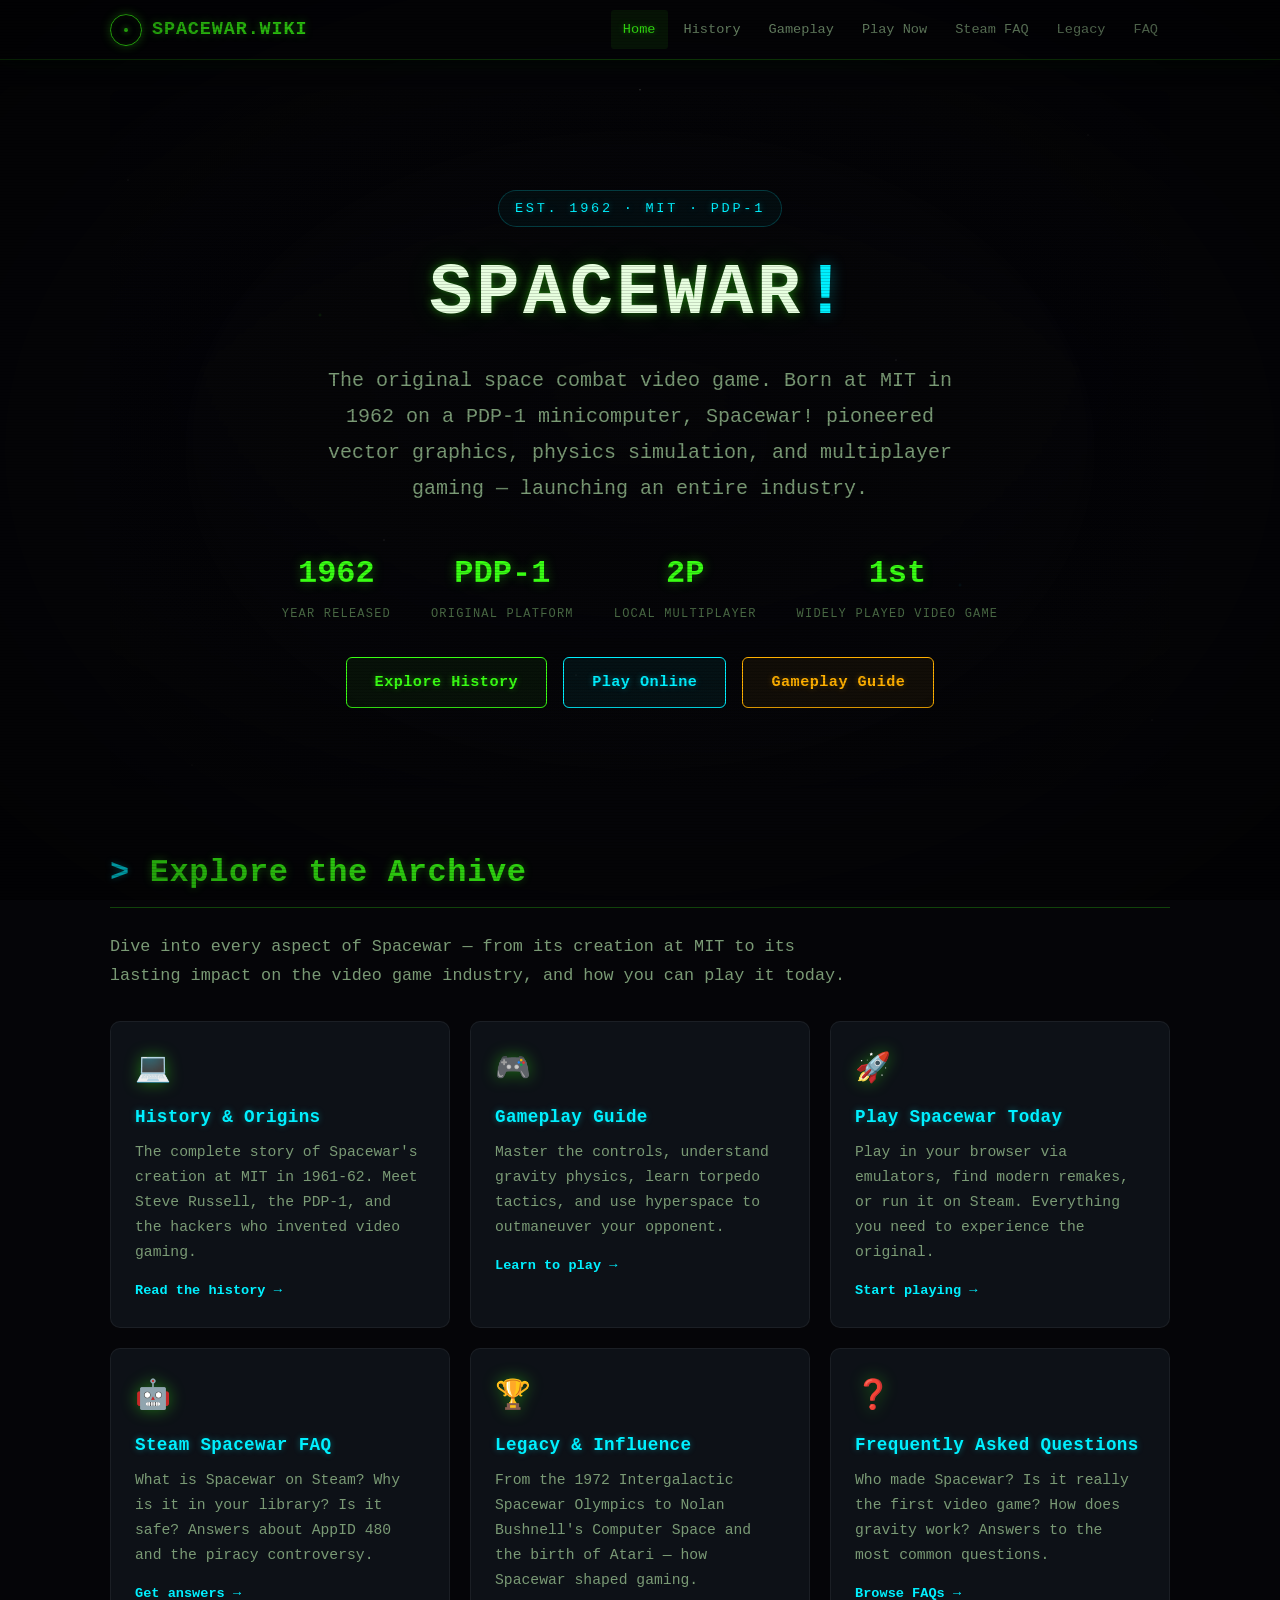
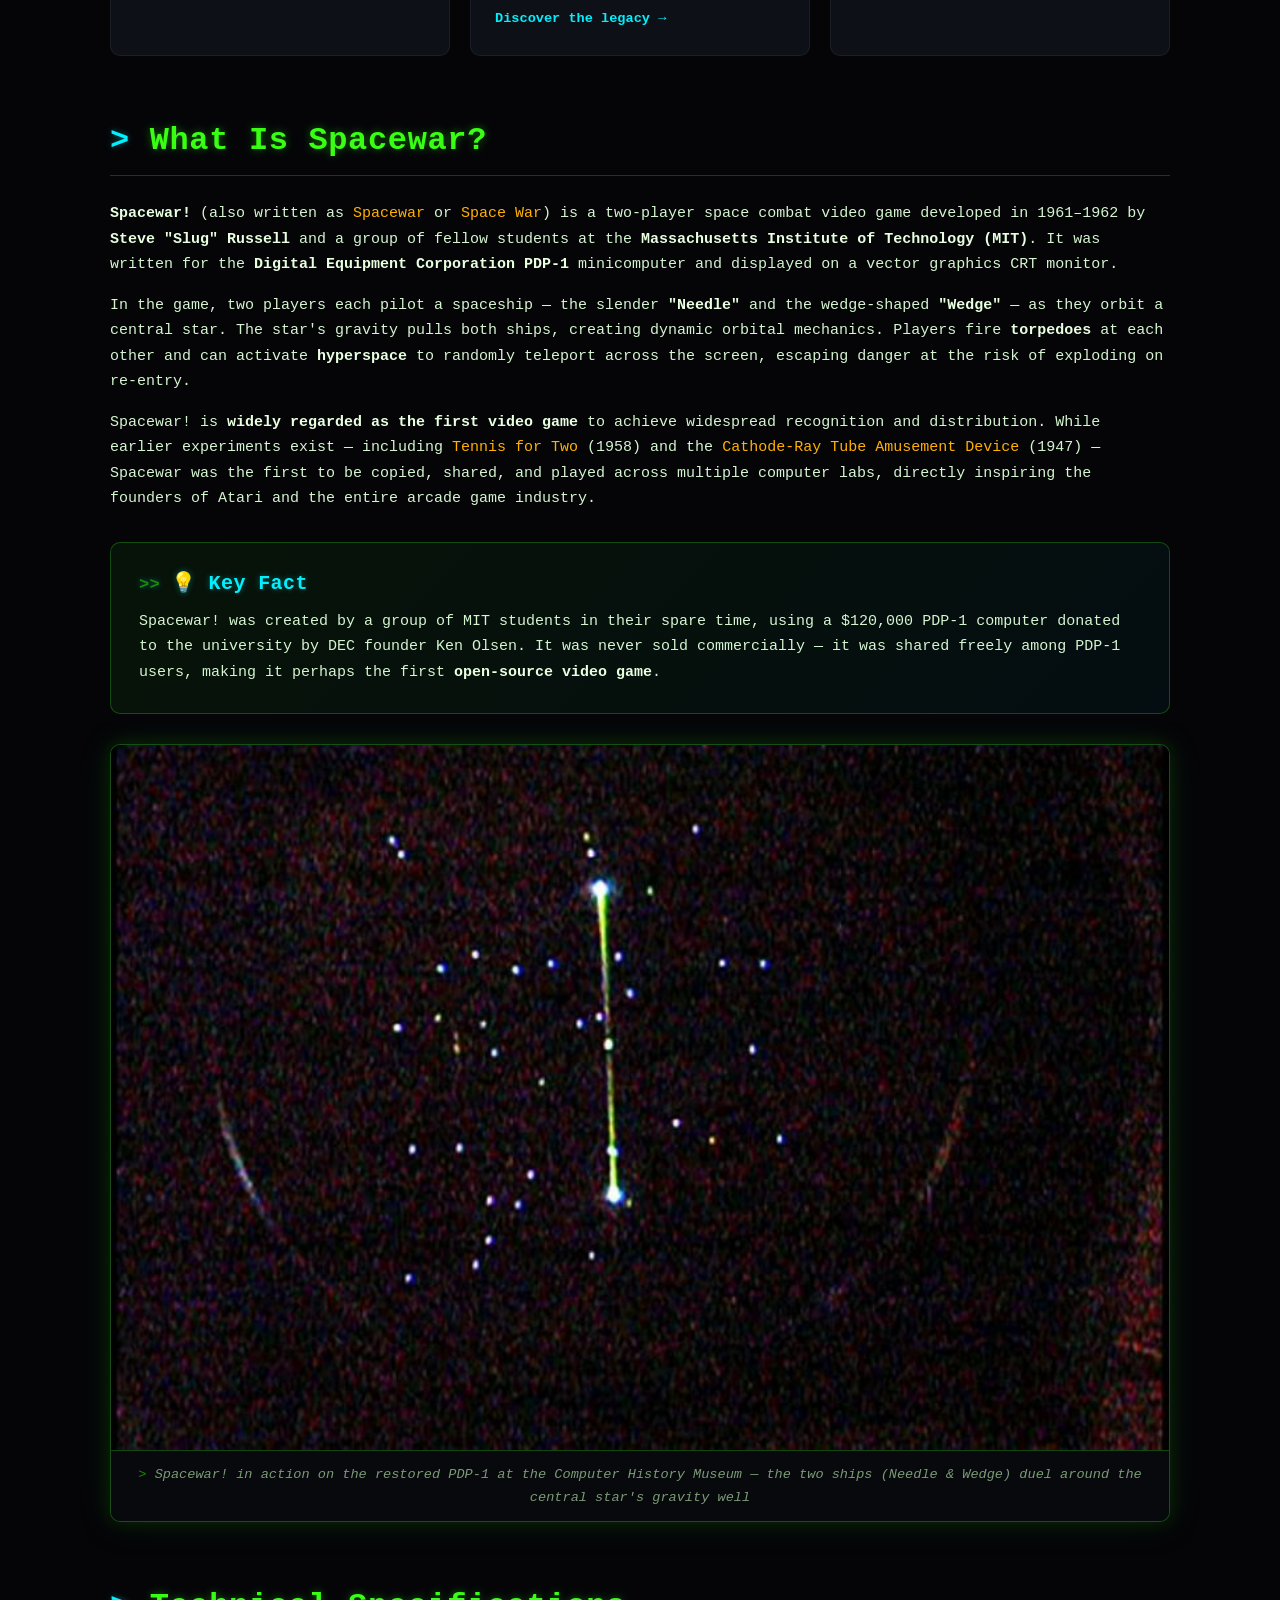
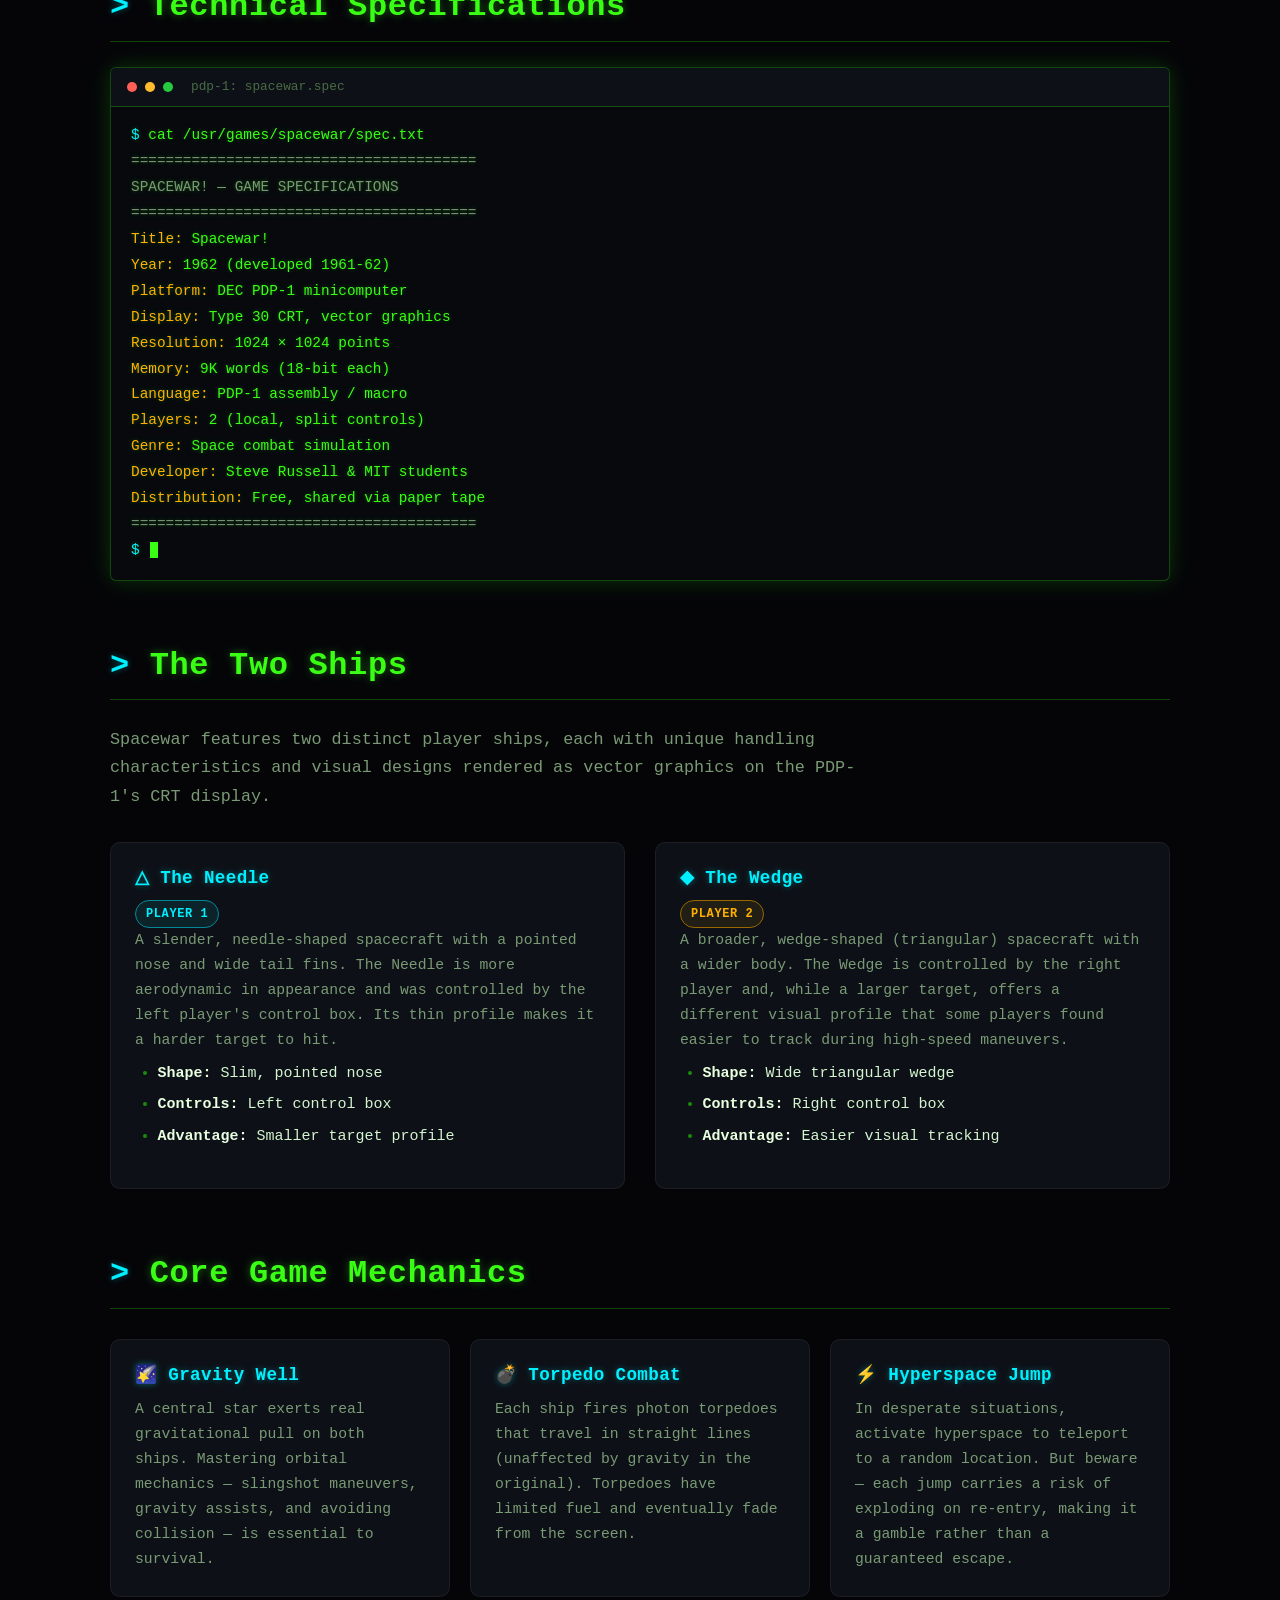
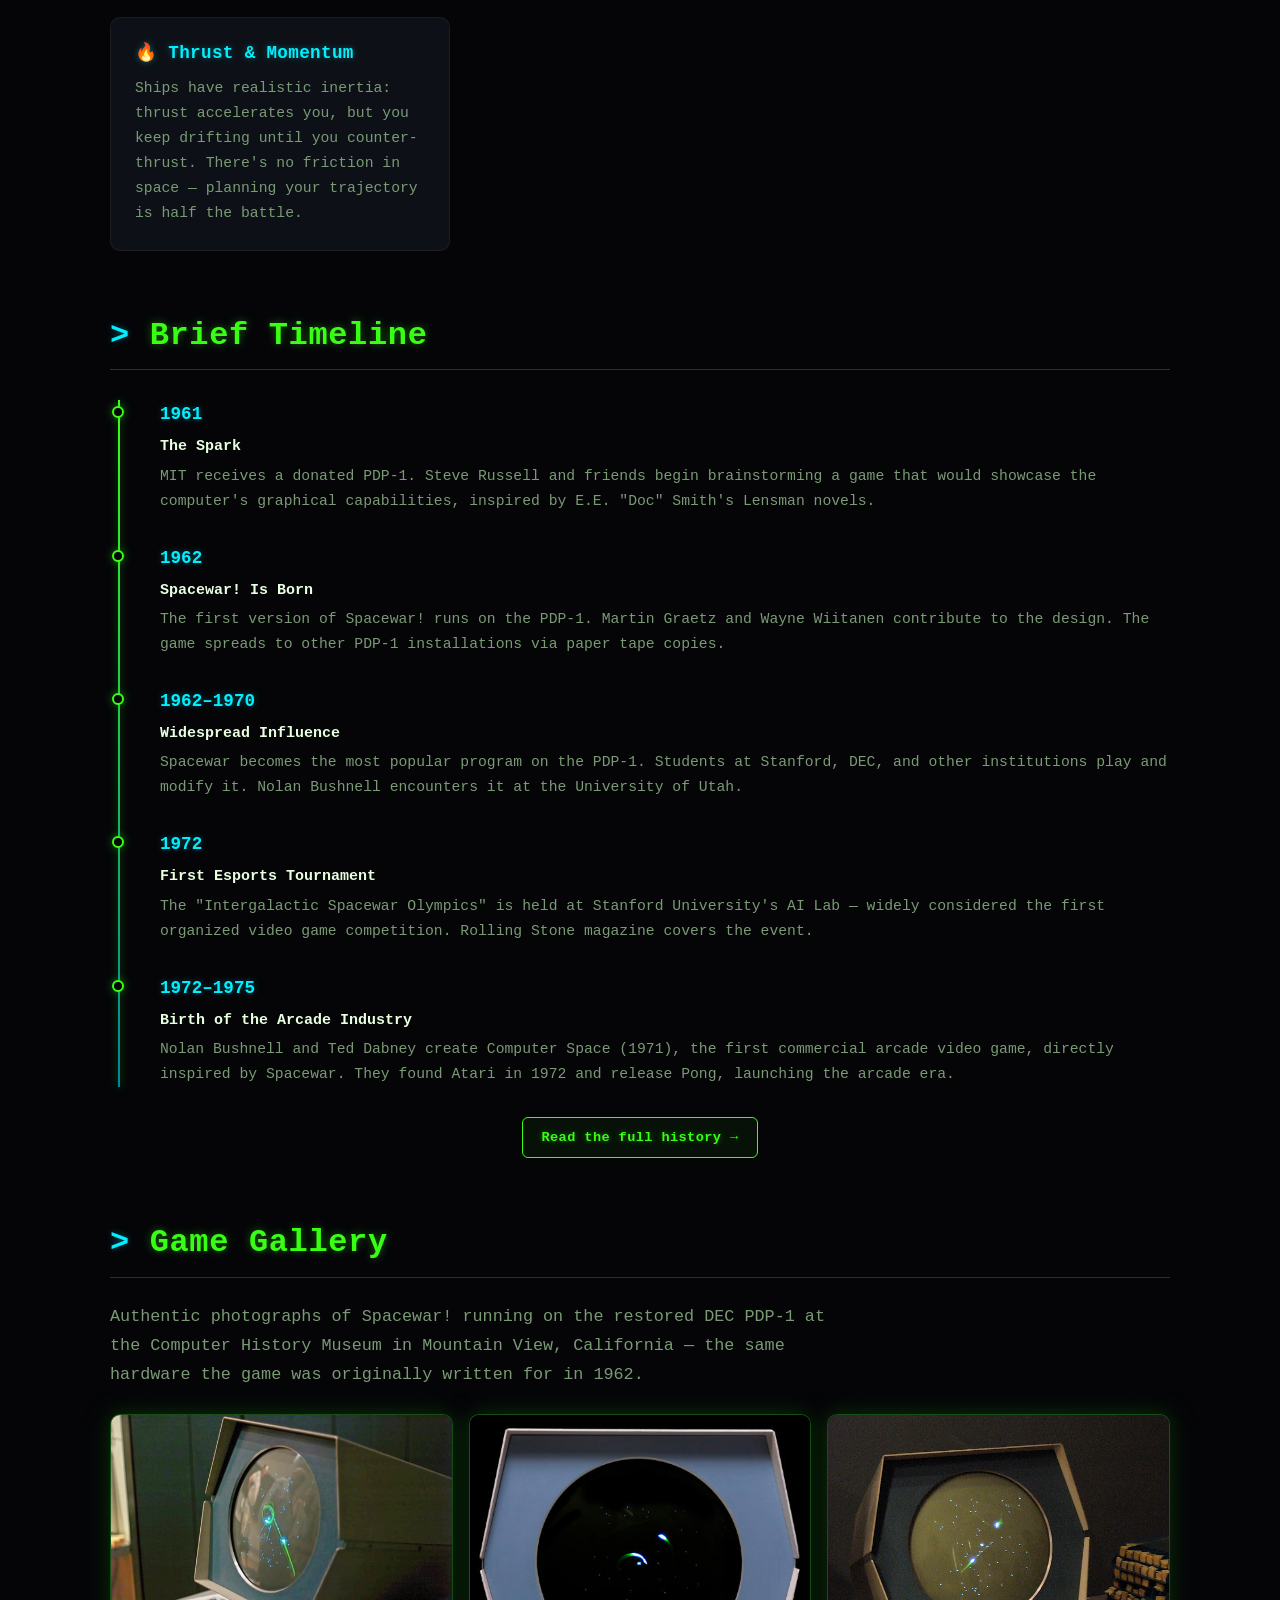
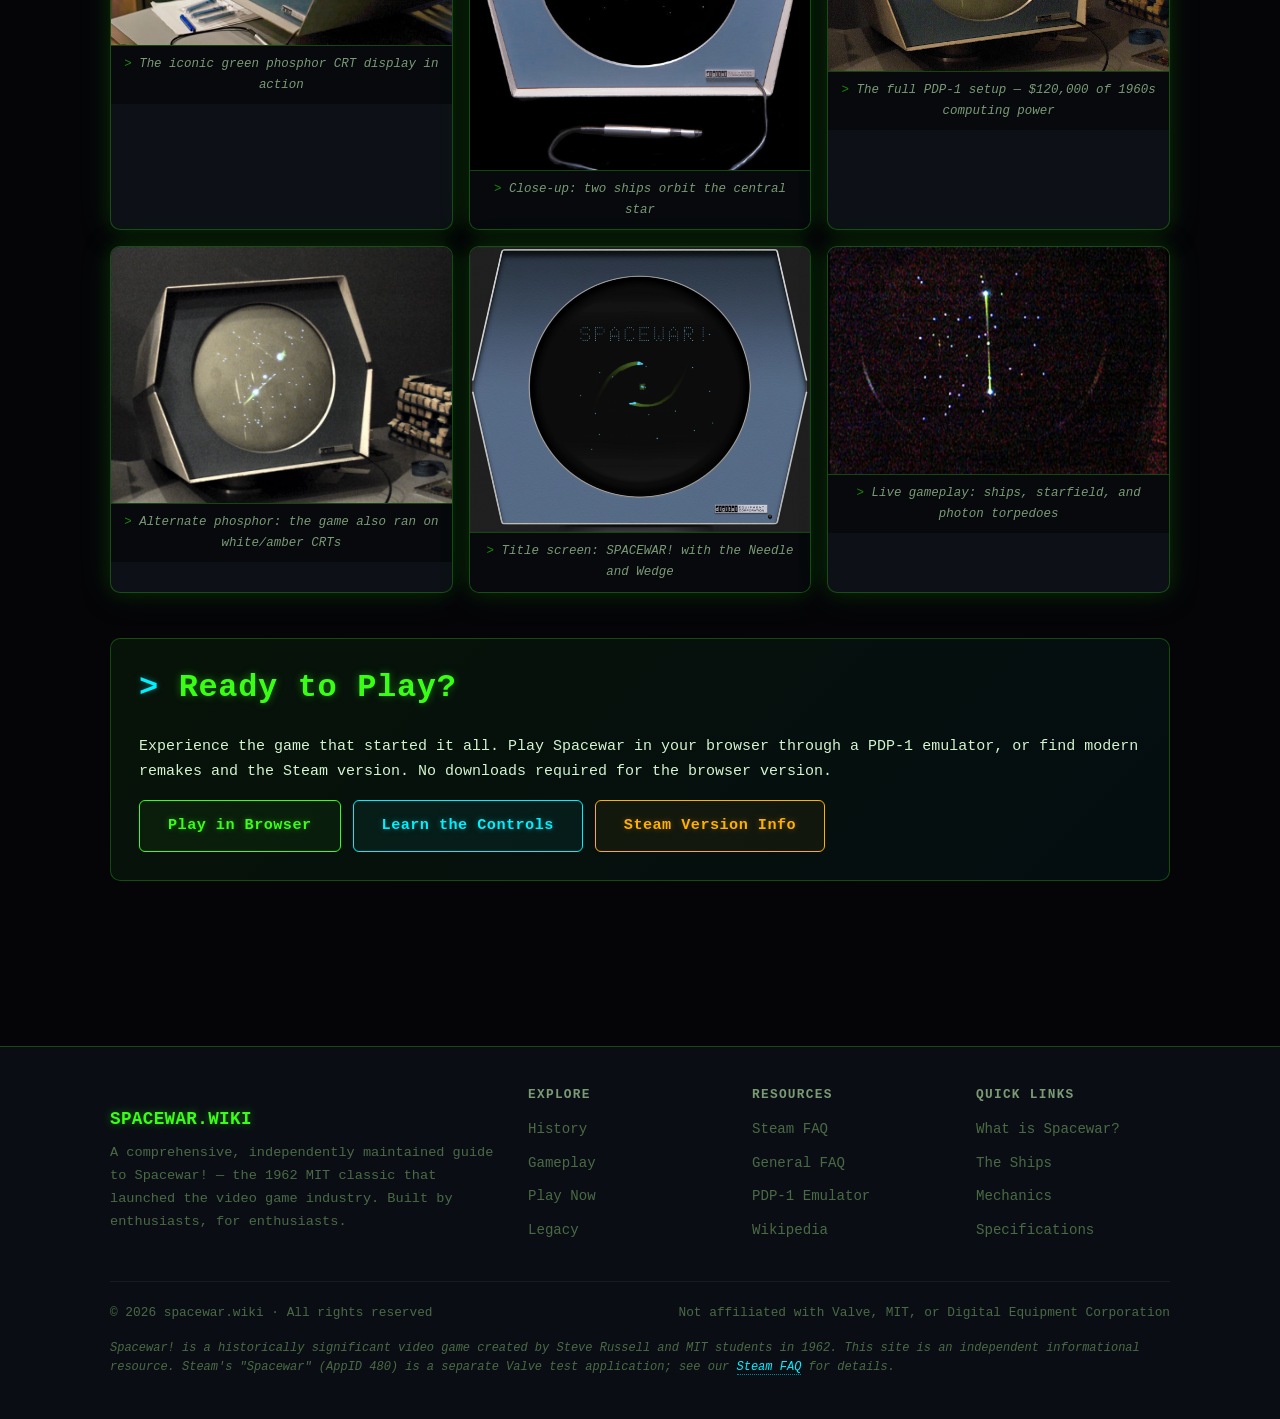
<file: index.html>
<!DOCTYPE html>
<html lang="en">
<head>
<!-- Google tag (gtag.js) -->
<script async src="https://www.googletagmanager.com/gtag/js?id=G-P8EME93PV9"></script>
<script>
  window.dataLayer = window.dataLayer || [];
  function gtag(){dataLayer.push(arguments);}
  gtag('js', new Date());

  gtag('config', 'G-P8EME93PV9');
</script>

  <meta charset="UTF-8">
  <meta name="viewport" content="width=device-width, initial-scale=1.0">
  <title>Spacewar Wiki — The Original 1962 Video Game | History, Gameplay & Guide</title>
  <meta name="description" content="Explore Spacewar, the 1962 MIT classic widely regarded as the first video game. Learn its history, gameplay rules, how to play today, and its lasting legacy.">
  <meta name="keywords" content="spacewar, space war, spacewar 1962, spacewar game, spacewar steam, first video game, spacewar mit, spacewar pdp-1, steve russell spacewar, spacewar gameplay, spacewar history, spacewar guide, spacewar wiki">
  <meta name="author" content="spacewar.wiki">
  <meta name="robots" content="index, follow">
  <link rel="canonical" href="https://www.spacewar.wiki/">
  <meta name="theme-color" content="#050508">

  <!-- Open Graph -->
  <meta property="og:type" content="website">
  <meta property="og:title" content="Spacewar Wiki — The Original 1962 Video Game">
  <meta property="og:description" content="The complete guide to Spacewar (1962): history, gameplay, how to play, and its legacy as the first video game.">
  <meta property="og:url" content="https://www.spacewar.wiki/">
  <meta property="og:site_name" content="Spacewar Wiki">
  <meta property="og:image" content="https://www.spacewar.wiki/images/og-cover.jpg">

  <!-- Twitter -->
  <meta name="twitter:card" content="summary_large_image">
  <meta name="twitter:title" content="Spacewar Wiki — The Original 1962 Video Game">
  <meta name="twitter:description" content="The complete guide to Spacewar (1962): history, gameplay, how to play, and its legacy.">
  <meta name="twitter:image" content="https://www.spacewar.wiki/images/og-cover.jpg">

  <!-- Favicon -->
  <link rel="icon" type="image/svg+xml" href="data:image/svg+xml,<svg xmlns='http://www.w3.org/2000/svg' viewBox='0 0 100 100'><circle cx='50' cy='50' r='45' fill='none' stroke='%2339ff14' stroke-width='3'/><circle cx='50' cy='50' r='6' fill='%2339ff14'/><line x1='50' y1='5' x2='50' y2='20' stroke='%2300f0ff' stroke-width='2'/><line x1='50' y1='80' x2='50' y2='95' stroke='%2300f0ff' stroke-width='2'/><line x1='5' y1='50' x2='20' y2='50' stroke='%2300f0ff' stroke-width='2'/><line x1='80' y1='50' x2='95' y2='50' stroke='%2300f0ff' stroke-width='2'/></svg>">

  <!-- Favicon -->
  <link rel="icon" type="image/png" sizes="32x32" href="/favicon-32.png">
  <link rel="icon" type="image/png" sizes="64x64" href="/favicon-64.png">
  <link rel="icon" type="image/png" sizes="192x192" href="/favicon-192.png">
  <link rel="apple-touch-icon" href="/apple-touch-icon.png">
  <link rel="icon" type="image/svg+xml" href="data:image/svg+xml,<svg xmlns='http://www.w3.org/2000/svg' viewBox='0 0 100 100'><rect width='100' height='100' rx='20' fill='%23050508'/><circle cx='50' cy='50' r='20' fill='%2339ff14'/><path d='M30 30 L40 35 L35 45 Z' fill='%2300f0ff'/><path d='M70 70 L60 65 L65 55 Z' fill='%2300f0ff'/></svg>">

  <link rel="stylesheet" href="css/style.css">

  <!-- Structured Data: VideoGame -->
  <script type="application/ld+json">
  {
    "@context": "https://schema.org",
    "@type": "VideoGame",
    "name": "Spacewar!",
    "alternateName": "Spacewar",
    "description": "Spacewar! is a 1962 space combat video game developed for the PDP-1 at MIT by Steve Russell and others. It is widely considered one of the first and most influential video games ever made.",
    "genre": ["Space combat simulation", "Vector graphics"],
    "gamePlatform": ["PDP-1", "Steam"],
    "datePublished": "1962-04-01",
    "developer": {
      "@type": "Organization",
      "name": "MIT (Steve Russell, Martin Graetz, Wayne Wiitanen, and others)"
    },
    "url": "https://www.spacewar.wiki/",
    "keywords": "spacewar, space war, first video game, 1962, MIT, PDP-1, steve russell"
  }
  </script>

  <!-- Breadcrumb -->
  <script type="application/ld+json">
  {
    "@context": "https://schema.org",
    "@type": "BreadcrumbList",
    "itemListElement": [
      {"@type": "ListItem", "position": 1, "name": "Home", "item": "https://www.spacewar.wiki/"}
    ]
  }
  </script>

  <!-- FAQ -->
  <script type="application/ld+json">
  {
    "@context": "https://schema.org",
    "@type": "FAQPage",
    "mainEntity": [
      {
        "@type": "Question",
        "name": "What is Spacewar?",
        "acceptedAnswer": {"@type": "Answer", "text": "Spacewar! is a 1962 space combat video game developed at MIT for the PDP-1 computer. It is widely regarded as one of the first video games ever created and was hugely influential on the gaming industry."}
      },
      {
        "@type": "Question",
        "name": "Who created Spacewar?",
        "acceptedAnswer": {"@type": "Answer", "text": "Spacewar was primarily created by Steve 'Slug' Russell, with contributions from Martin Graetz, Wayne Wiitanen, and other students at the Massachusetts Institute of Technology (MIT) in 1961-1962."}
      },
      {
        "@type": "Question",
        "name": "Is Spacewar the first video game?",
        "acceptedAnswer": {"@type": "Answer", "text": "Spacewar is widely considered the first widely recognized and influential video game, though earlier experiments like Tennis for Two (1958) and the Cathode-Ray Tube Amusement Device (1947) predate it. Spacewar was the first to be widely distributed and played across multiple institutions."}
      },
      {
        "@type": "Question",
        "name": "How do you play Spacewar?",
        "acceptedAnswer": {"@type": "Answer", "text": "Two players each control a spaceship (the Needle and the Wedge) orbiting a central star. Players use thrusters to maneuver, fire torpedoes at each other, and can use hyperspace to randomly teleport away from danger. The star's gravity affects both ships, and colliding with the star or a torpedo destroys a ship."}
      }
    ]
  }
  </script>
</head>
<body>
  <div class="starfield"></div>

  <!-- Navigation -->
  <nav class="nav" role="navigation" aria-label="Main navigation">
    <div class="nav-inner">
      <a href="index.html" class="nav-brand" aria-label="Spacewar Wiki Home">
        <span class="nav-brand-icon" aria-hidden="true"></span>
        <span>SPACEWAR.WIKI</span>
      </a>
      <button class="nav-toggle" aria-label="Toggle navigation menu" aria-expanded="false">&#9776;</button>
      <ul class="nav-links">
        <li><a href="index.html" class="active">Home</a></li>
        <li><a href="history.html">History</a></li>
        <li><a href="gameplay.html">Gameplay</a></li>
        <li><a href="play.html">Play Now</a></li>
        <li><a href="steam.html">Steam FAQ</a></li>
        <li><a href="legacy.html">Legacy</a></li>
        <li><a href="faq.html">FAQ</a></li>
      </ul>
    </div>
  </nav>

  <main>
    <div class="container">

      <!-- Hero -->
      <section class="hero" aria-label="Introduction">
        <span class="hero-eyebrow">EST. 1962 &middot; MIT &middot; PDP-1</span>
        <h1>SPACEWAR<span class="accent">!</span></h1>
        <p class="hero-subtitle">
          The original space combat video game. Born at MIT in 1962 on a PDP-1 minicomputer,
          Spacewar! pioneered vector graphics, physics simulation, and multiplayer gaming —
          launching an entire industry.
        </p>

        <div class="hero-stats">
          <div class="hero-stat">
            <span class="hero-stat-value">1962</span>
            <span class="hero-stat-label">Year Released</span>
          </div>
          <div class="hero-stat">
            <span class="hero-stat-value">PDP-1</span>
            <span class="hero-stat-label">Original Platform</span>
          </div>
          <div class="hero-stat">
            <span class="hero-stat-value">2P</span>
            <span class="hero-stat-label">Local Multiplayer</span>
          </div>
          <div class="hero-stat">
            <span class="hero-stat-value">1st</span>
            <span class="hero-stat-label">Widely Played Video Game</span>
          </div>
        </div>

        <div class="hero-cta">
          <a href="history.html" class="btn">Explore History</a>
          <a href="play.html" class="btn btn-cyan">Play Online</a>
          <a href="gameplay.html" class="btn btn-amber">Gameplay Guide</a>
        </div>
      </section>

      <!-- Quick Navigation Cards -->
      <section class="section" aria-label="Explore topics">
        <h2>Explore the Archive</h2>
        <p class="section-intro">
          Dive into every aspect of Spacewar — from its creation at MIT to its lasting impact
          on the video game industry, and how you can play it today.
        </p>

        <div class="card-grid">
          <div class="card">
            <span class="card-icon" aria-hidden="true">&#128187;</span>
            <h3>History &amp; Origins</h3>
            <p>The complete story of Spacewar's creation at MIT in 1961-62. Meet Steve Russell, the PDP-1, and the hackers who invented video gaming.</p>
            <a href="history.html" class="card-link">Read the history</a>
          </div>

          <div class="card">
            <span class="card-icon" aria-hidden="true">&#127918;</span>
            <h3>Gameplay Guide</h3>
            <p>Master the controls, understand gravity physics, learn torpedo tactics, and use hyperspace to outmaneuver your opponent.</p>
            <a href="gameplay.html" class="card-link">Learn to play</a>
          </div>

          <div class="card">
            <span class="card-icon" aria-hidden="true">&#128640;</span>
            <h3>Play Spacewar Today</h3>
            <p>Play in your browser via emulators, find modern remakes, or run it on Steam. Everything you need to experience the original.</p>
            <a href="play.html" class="card-link">Start playing</a>
          </div>

          <div class="card">
            <span class="card-icon" aria-hidden="true">&#129302;</span>
            <h3>Steam Spacewar FAQ</h3>
            <p>What is Spacewar on Steam? Why is it in your library? Is it safe? Answers about AppID 480 and the piracy controversy.</p>
            <a href="steam.html" class="card-link">Get answers</a>
          </div>

          <div class="card">
            <span class="card-icon" aria-hidden="true">&#127942;</span>
            <h3>Legacy &amp; Influence</h3>
            <p>From the 1972 Intergalactic Spacewar Olympics to Nolan Bushnell's Computer Space and the birth of Atari — how Spacewar shaped gaming.</p>
            <a href="legacy.html" class="card-link">Discover the legacy</a>
          </div>

          <div class="card">
            <span class="card-icon" aria-hidden="true">&#10067;</span>
            <h3>Frequently Asked Questions</h3>
            <p>Who made Spacewar? Is it really the first video game? How does gravity work? Answers to the most common questions.</p>
            <a href="faq.html" class="card-link">Browse FAQs</a>
          </div>
        </div>
      </section>

      <!-- What is Spacewar -->
      <section class="section" id="what-is">
        <h2>What Is Spacewar?</h2>
        <p>
          <strong>Spacewar!</strong> (also written as <em>Spacewar</em> or <em>Space War</em>) is a
          two-player space combat video game developed in 1961&ndash;1962 by <strong>Steve "Slug" Russell</strong>
          and a group of fellow students at the <strong>Massachusetts Institute of Technology (MIT)</strong>.
          It was written for the <strong>Digital Equipment Corporation PDP-1</strong> minicomputer and
          displayed on a vector graphics CRT monitor.
        </p>
        <p>
          In the game, two players each pilot a spaceship — the slender <strong>"Needle"</strong> and the
          wedge-shaped <strong>"Wedge"</strong> — as they orbit a central star. The star's gravity pulls
          both ships, creating dynamic orbital mechanics. Players fire <strong>torpedoes</strong> at each
          other and can activate <strong>hyperspace</strong> to randomly teleport across the screen,
          escaping danger at the risk of exploding on re-entry.
        </p>
        <p>
          Spacewar! is <strong>widely regarded as the first video game</strong> to achieve widespread
          recognition and distribution. While earlier experiments exist — including <em>Tennis for Two</em>
          (1958) and the <em>Cathode-Ray Tube Amusement Device</em> (1947) — Spacewar was the first to
          be copied, shared, and played across multiple computer labs, directly inspiring the founders of
          Atari and the entire arcade game industry.
        </p>

        <div class="highlight-box">
          <h3>&#128161; Key Fact</h3>
          <p style="margin-bottom:0;">
            Spacewar! was created by a group of MIT students in their spare time, using a $120,000 PDP-1
            computer donated to the university by DEC founder Ken Olsen. It was never sold commercially —
            it was shared freely among PDP-1 users, making it perhaps the first <strong>open-source video game</strong>.
          </p>
        </div>

        <div class="image-frame">
          <img src="images/spacewar-gameplay.jpg" alt="Spacewar! running on the restored PDP-1 at the Computer History Museum, showing the two ships and central star on the green phosphor CRT display" loading="lazy">
          <div class="image-caption">Spacewar! in action on the restored PDP-1 at the Computer History Museum — the two ships (Needle &amp; Wedge) duel around the central star's gravity well</div>
        </div>
      </section>

      <!-- Terminal: Game Specs -->
      <section class="section" id="specs">
        <h2>Technical Specifications</h2>
        <div class="terminal" role="region" aria-label="Game specifications">
          <div class="terminal-header">
            <span class="terminal-dot"></span>
            <span class="terminal-dot"></span>
            <span class="terminal-dot"></span>
            <span class="terminal-title">pdp-1: spacewar.spec</span>
          </div>
          <div class="terminal-body">
            <span class="prompt">$</span> cat /usr/games/spacewar/spec.txt<br>
            <span class="output">========================================</span><br>
            <span class="output">  SPACEWAR! — GAME SPECIFICATIONS</span><br>
            <span class="output">========================================</span><br>
            <span class="highlight">Title:</span>        Spacewar!<br>
            <span class="highlight">Year:</span>         1962 (developed 1961-62)<br>
            <span class="highlight">Platform:</span>     DEC PDP-1 minicomputer<br>
            <span class="highlight">Display:</span>      Type 30 CRT, vector graphics<br>
            <span class="highlight">Resolution:</span>   1024 &times; 1024 points<br>
            <span class="highlight">Memory:</span>       9K words (18-bit each)<br>
            <span class="highlight">Language:</span>     PDP-1 assembly / macro<br>
            <span class="highlight">Players:</span>      2 (local, split controls)<br>
            <span class="highlight">Genre:</span>        Space combat simulation<br>
            <span class="highlight">Developer:</span>    Steve Russell &amp; MIT students<br>
            <span class="highlight">Distribution:</span> Free, shared via paper tape<br>
            <span class="output">========================================</span><br>
            <span class="prompt">$</span> <span class="cursor"></span>
          </div>
        </div>
      </section>

      <!-- Ships -->
      <section class="section" id="ships">
        <h2>The Two Ships</h2>
        <p class="section-intro">
          Spacewar features two distinct player ships, each with unique handling characteristics and
          visual designs rendered as vector graphics on the PDP-1's CRT display.
        </p>

        <div class="two-col">
          <div class="card">
            <h3>&#9651; The Needle</h3>
            <p><span class="badge badge-cyan">Player 1</span></p>
            <p>
              A slender, needle-shaped spacecraft with a pointed nose and wide tail fins.
              The Needle is more aerodynamic in appearance and was controlled by the left player's
              control box. Its thin profile makes it a harder target to hit.
            </p>
            <ul>
              <li><strong>Shape:</strong> Slim, pointed nose</li>
              <li><strong>Controls:</strong> Left control box</li>
              <li><strong>Advantage:</strong> Smaller target profile</li>
            </ul>
          </div>

          <div class="card">
            <h3>&#9670; The Wedge</h3>
            <p><span class="badge badge-amber">Player 2</span></p>
            <p>
              A broader, wedge-shaped (triangular) spacecraft with a wider body. The Wedge is
              controlled by the right player and, while a larger target, offers a different
              visual profile that some players found easier to track during high-speed maneuvers.
            </p>
            <ul>
              <li><strong>Shape:</strong> Wide triangular wedge</li>
              <li><strong>Controls:</strong> Right control box</li>
              <li><strong>Advantage:</strong> Easier visual tracking</li>
            </ul>
          </div>
        </div>
      </section>

      <!-- Core Mechanics -->
      <section class="section" id="mechanics">
        <h2>Core Game Mechanics</h2>
        <div class="card-grid">
          <div class="card">
            <h3>&#127776; Gravity Well</h3>
            <p>A central star exerts real gravitational pull on both ships. Mastering orbital mechanics — slingshot maneuvers, gravity assists, and avoiding collision — is essential to survival.</p>
          </div>
          <div class="card">
            <h3>&#128163; Torpedo Combat</h3>
            <p>Each ship fires photon torpedoes that travel in straight lines (unaffected by gravity in the original). Torpedoes have limited fuel and eventually fade from the screen.</p>
          </div>
          <div class="card">
            <h3>&#9889; Hyperspace Jump</h3>
            <p>In desperate situations, activate hyperspace to teleport to a random location. But beware — each jump carries a risk of exploding on re-entry, making it a gamble rather than a guaranteed escape.</p>
          </div>
          <div class="card">
            <h3>&#128293; Thrust &amp; Momentum</h3>
            <p>Ships have realistic inertia: thrust accelerates you, but you keep drifting until you counter-thrust. There's no friction in space — planning your trajectory is half the battle.</p>
          </div>
        </div>
      </section>

      <!-- Timeline Preview -->
      <section class="section" id="timeline-preview">
        <h2>Brief Timeline</h2>
        <div class="timeline">
          <div class="timeline-item">
            <div class="timeline-year">1961</div>
            <div class="timeline-title">The Spark</div>
            <div class="timeline-desc">MIT receives a donated PDP-1. Steve Russell and friends begin brainstorming a game that would showcase the computer's graphical capabilities, inspired by E.E. "Doc" Smith's Lensman novels.</div>
          </div>
          <div class="timeline-item">
            <div class="timeline-year">1962</div>
            <div class="timeline-title">Spacewar! Is Born</div>
            <div class="timeline-desc">The first version of Spacewar! runs on the PDP-1. Martin Graetz and Wayne Wiitanen contribute to the design. The game spreads to other PDP-1 installations via paper tape copies.</div>
          </div>
          <div class="timeline-item">
            <div class="timeline-year">1962&ndash;1970</div>
            <div class="timeline-title">Widespread Influence</div>
            <div class="timeline-desc">Spacewar becomes the most popular program on the PDP-1. Students at Stanford, DEC, and other institutions play and modify it. Nolan Bushnell encounters it at the University of Utah.</div>
          </div>
          <div class="timeline-item">
            <div class="timeline-year">1972</div>
            <div class="timeline-title">First Esports Tournament</div>
            <div class="timeline-desc">The "Intergalactic Spacewar Olympics" is held at Stanford University's AI Lab — widely considered the first organized video game competition. Rolling Stone magazine covers the event.</div>
          </div>
          <div class="timeline-item">
            <div class="timeline-year">1972&ndash;1975</div>
            <div class="timeline-title">Birth of the Arcade Industry</div>
            <div class="timeline-desc">Nolan Bushnell and Ted Dabney create Computer Space (1971), the first commercial arcade video game, directly inspired by Spacewar. They found Atari in 1972 and release Pong, launching the arcade era.</div>
          </div>
        </div>
        <p style="text-align:center; margin-top:1.5em;">
          <a href="history.html" class="btn btn-sm">Read the full history &rarr;</a>
        </p>
      </section>

      <!-- Game Gallery -->
      <section class="section" id="gallery">
        <h2>Game Gallery</h2>
        <p class="section-intro">
          Authentic photographs of Spacewar! running on the restored DEC PDP-1 at the Computer History
          Museum in Mountain View, California — the same hardware the game was originally written for in 1962.
        </p>
        <div class="image-gallery">
          <div class="image-frame">
            <img src="images/pdp1-crt-green.jpg" alt="Spacewar! running on PDP-1 Type 30 CRT display with green phosphor" loading="lazy">
            <div class="image-caption">The iconic green phosphor CRT display in action</div>
          </div>
          <div class="image-frame">
            <img src="images/pdp1-display-closeup.jpg" alt="Close-up of PDP-1 display showing Spacewar! ships and starfield" loading="lazy">
            <div class="image-caption">Close-up: two ships orbit the central star</div>
          </div>
          <div class="image-frame">
            <img src="images/pdp1-machine.jpg" alt="The DEC PDP-1 minicomputer with Type 30 CRT display running Spacewar!" loading="lazy">
            <div class="image-caption">The full PDP-1 setup — $120,000 of 1960s computing power</div>
          </div>
          <div class="image-frame">
            <img src="images/pdp1-crt-white.jpg" alt="Spacewar! on PDP-1 with white/amber phosphor display" loading="lazy">
            <div class="image-caption">Alternate phosphor: the game also ran on white/amber CRTs</div>
          </div>
          <div class="image-frame">
            <img src="images/spacewar-screenshot.jpg" alt="Spacewar! game screenshot showing the title screen and two ships" loading="lazy">
            <div class="image-caption">Title screen: SPACEWAR! with the Needle and Wedge</div>
          </div>
          <div class="image-frame">
            <img src="images/spacewar-gameplay.jpg" alt="Spacewar! gameplay screenshot showing ships, star, and torpedoes" loading="lazy">
            <div class="image-caption">Live gameplay: ships, starfield, and photon torpedoes</div>
          </div>
        </div>
      </section>

      <!-- CTA -->
      <section class="section" style="text-align:center;">
        <div class="highlight-box" style="text-align:left;">
          <h2 style="border:none; padding:0; margin-top:0;">Ready to Play?</h2>
          <p>
            Experience the game that started it all. Play Spacewar in your browser through a PDP-1
            emulator, or find modern remakes and the Steam version. No downloads required for the
            browser version.
          </p>
          <div style="display:flex; gap:12px; flex-wrap:wrap; margin-top:1em;">
            <a href="play.html" class="btn">Play in Browser</a>
            <a href="gameplay.html" class="btn btn-cyan">Learn the Controls</a>
            <a href="steam.html" class="btn btn-amber">Steam Version Info</a>
          </div>
        </div>
      </section>

    </div>
  </main>

  <!-- Footer -->
  <footer class="footer">
    <div class="container">
      <div class="footer-grid">
        <div class="footer-brand">
          <h4>SPACEWAR.WIKI</h4>
          <p>
            A comprehensive, independently maintained guide to Spacewar! — the 1962 MIT classic
            that launched the video game industry. Built by enthusiasts, for enthusiasts.
          </p>
        </div>
        <div class="footer-col">
          <h5>Explore</h5>
          <ul>
            <li><a href="history.html">History</a></li>
            <li><a href="gameplay.html">Gameplay</a></li>
            <li><a href="play.html">Play Now</a></li>
            <li><a href="legacy.html">Legacy</a></li>
          </ul>
        </div>
        <div class="footer-col">
          <h5>Resources</h5>
          <ul>
            <li><a href="steam.html">Steam FAQ</a></li>
            <li><a href="faq.html">General FAQ</a></li>
            <li><a href="https://www.masswerk.at/spacewar/" target="_blank" rel="noopener">PDP-1 Emulator</a></li>
            <li><a href="https://en.wikipedia.org/wiki/Spacewar!" target="_blank" rel="noopener">Wikipedia</a></li>
          </ul>
        </div>
        <div class="footer-col">
          <h5>Quick Links</h5>
          <ul>
            <li><a href="index.html#what-is">What is Spacewar?</a></li>
            <li><a href="index.html#ships">The Ships</a></li>
            <li><a href="index.html#mechanics">Mechanics</a></li>
            <li><a href="index.html#specs">Specifications</a></li>
          </ul>
        </div>
      </div>
      <div class="footer-bottom">
        <p>&copy; <span data-year>2026</span> spacewar.wiki &middot; All rights reserved</p>
        <p>Not affiliated with Valve, MIT, or Digital Equipment Corporation</p>
      </div>
      <p class="footer-disclaimer">
        Spacewar! is a historically significant video game created by Steve Russell and MIT students in 1962.
        This site is an independent informational resource. Steam's "Spacewar" (AppID 480) is a separate
        Valve test application; see our <a href="steam.html">Steam FAQ</a> for details.
      </p>
    </div>
  </footer>

  <!-- Back to top -->
  <button class="back-to-top" aria-label="Back to top">&uarr;</button>

  <script src="js/app.js"></script>
</body>
</html>
</file>
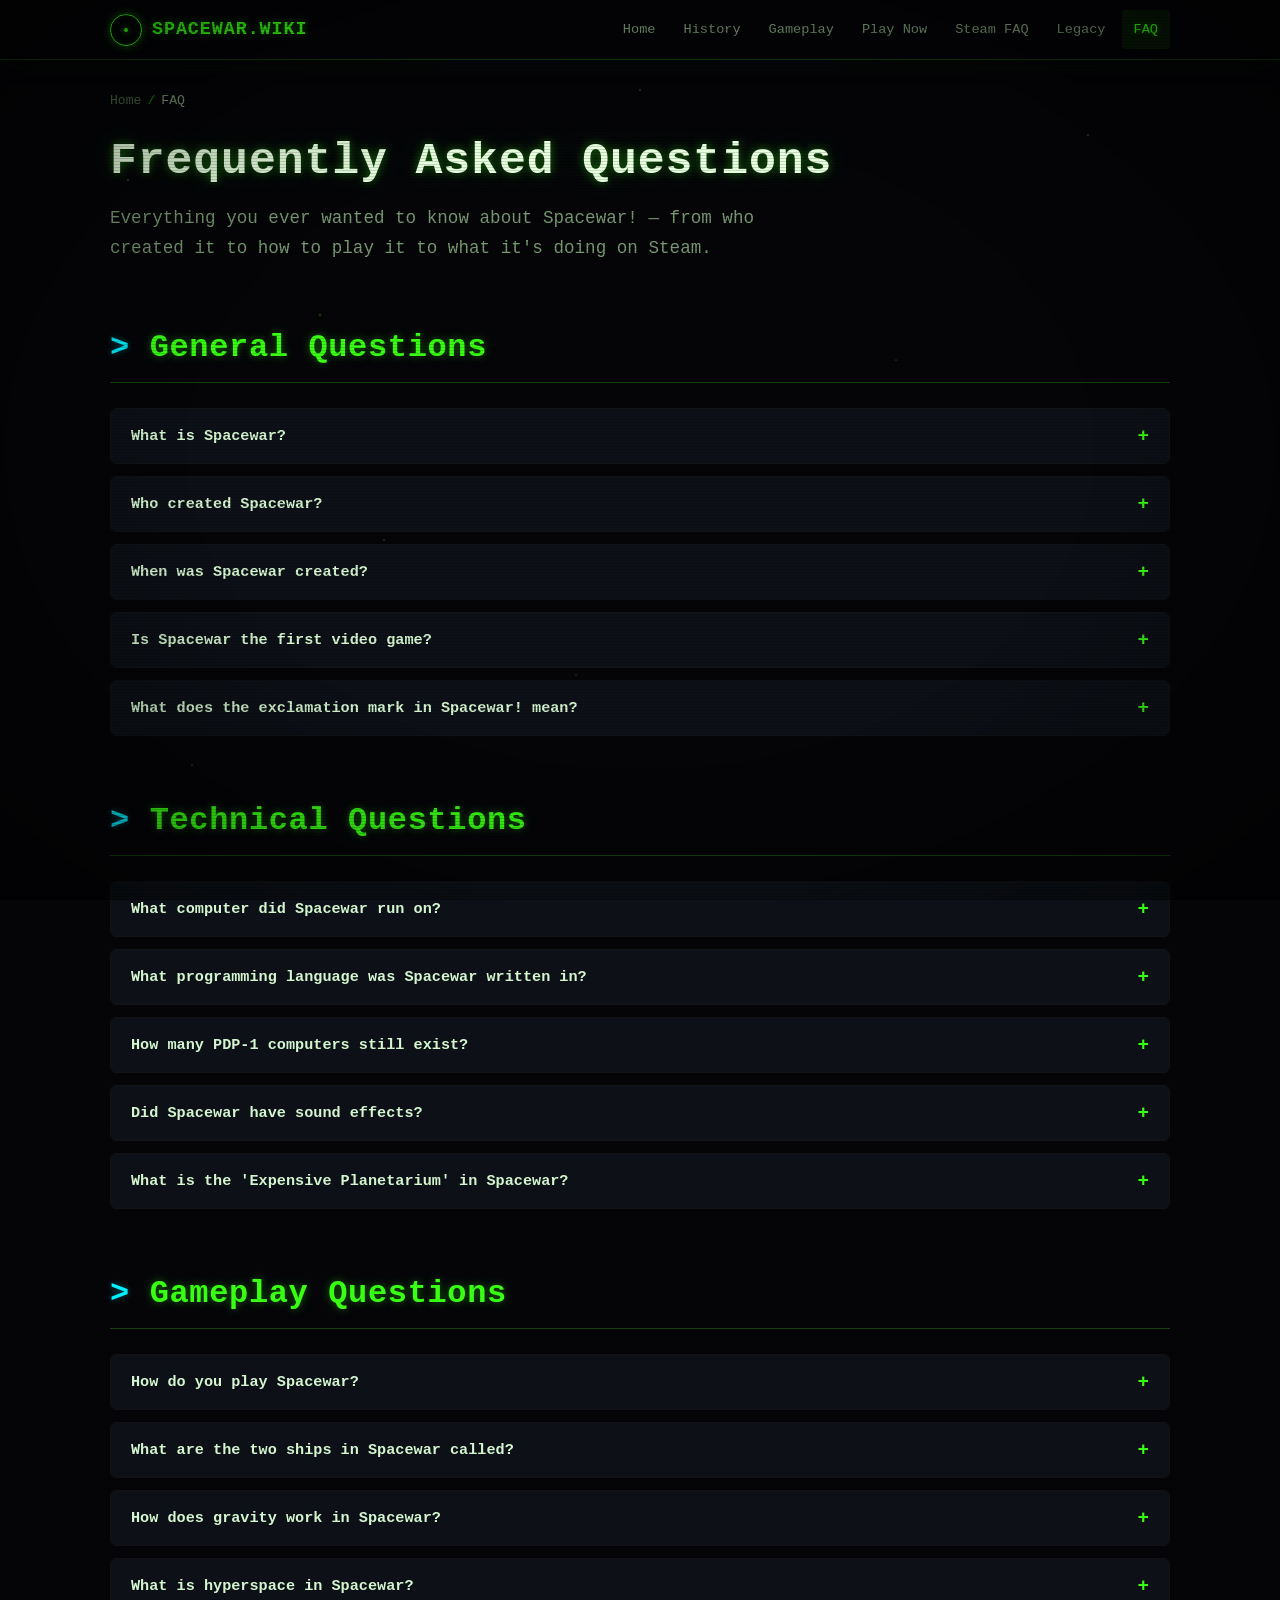
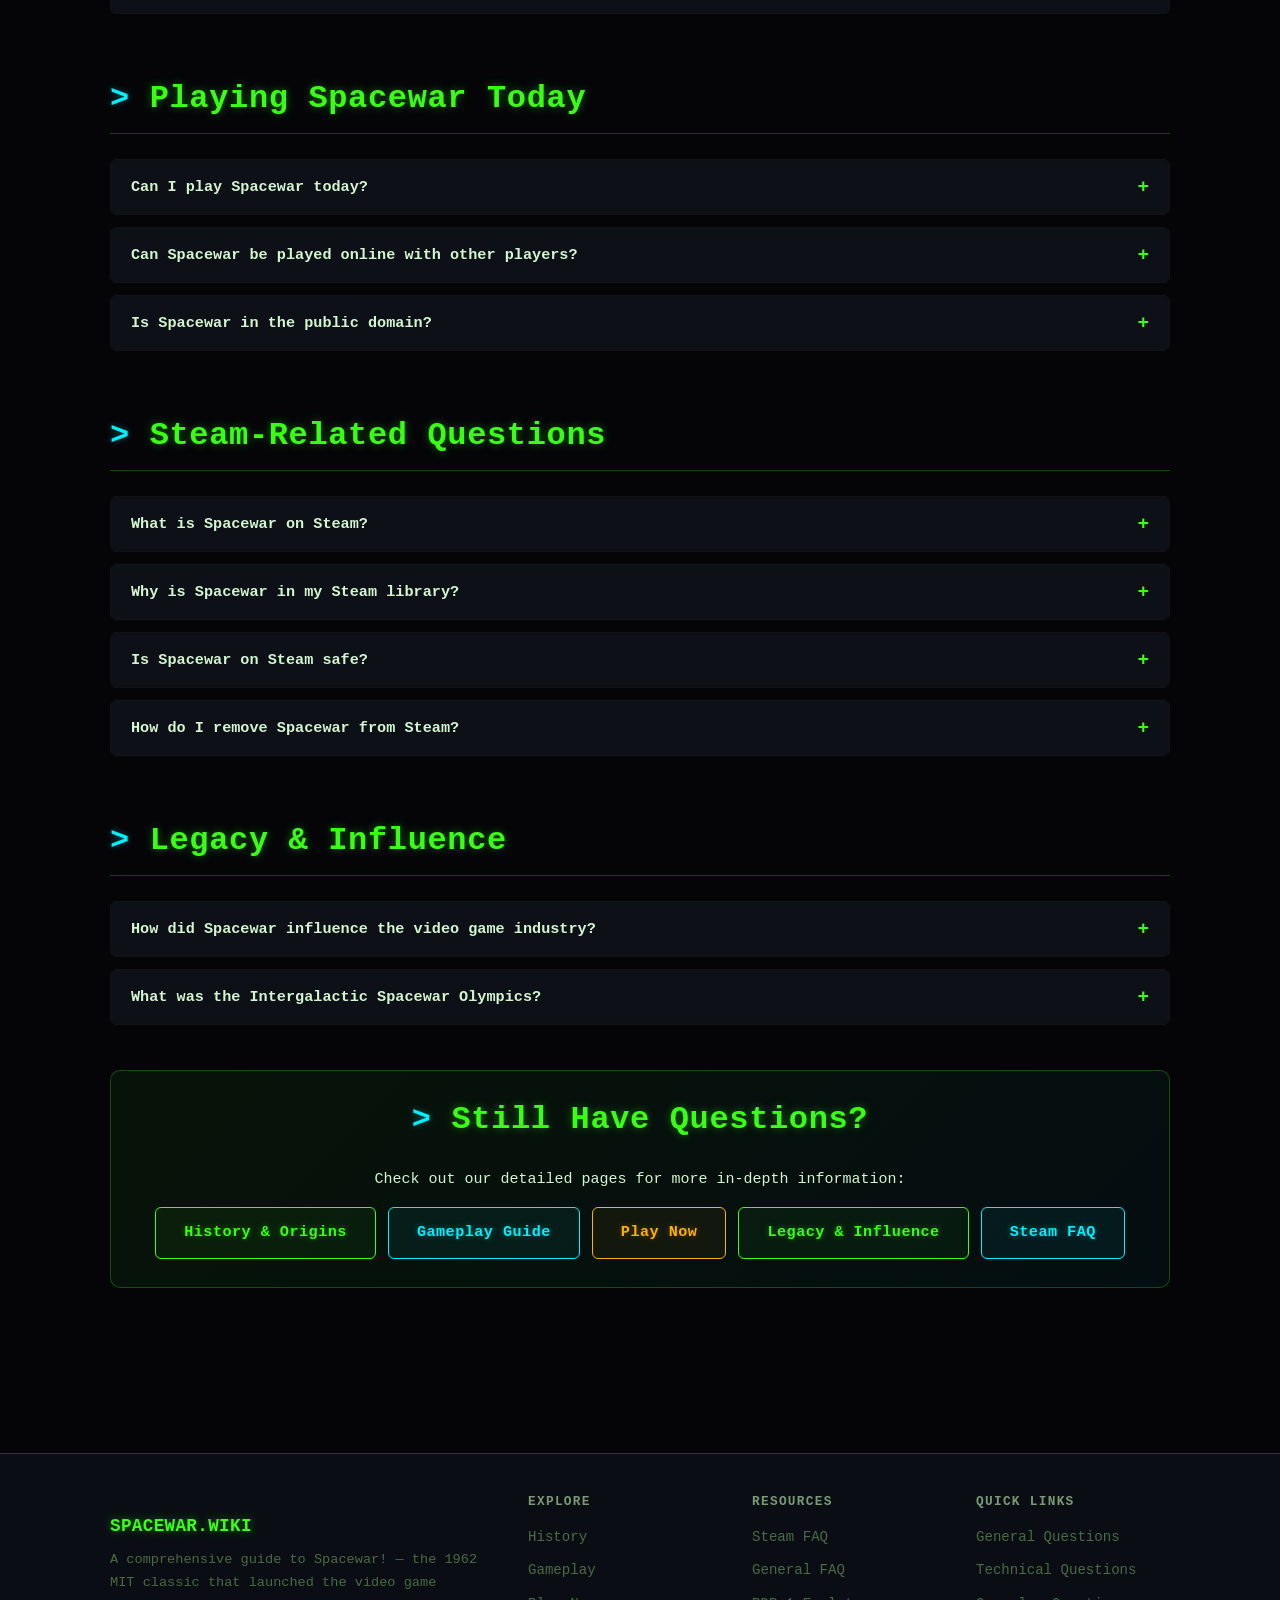
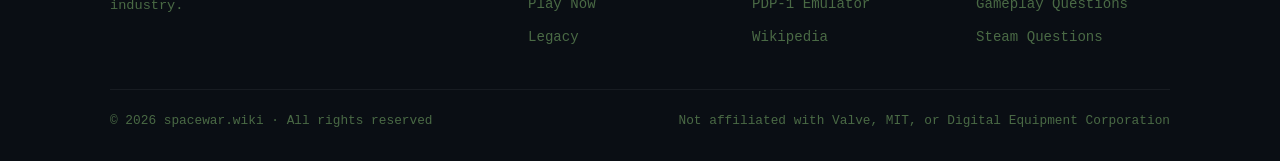
<file: faq.html>
<!DOCTYPE html>
<html lang="en">
<head>
<!-- Google tag (gtag.js) -->
<script async src="https://www.googletagmanager.com/gtag/js?id=G-P8EME93PV9"></script>
<script>
  window.dataLayer = window.dataLayer || [];
  function gtag(){dataLayer.push(arguments);}
  gtag('js', new Date());

  gtag('config', 'G-P8EME93PV9');
</script>

  <meta charset="UTF-8">
  <meta name="viewport" content="width=device-width, initial-scale=1.0">
  <title>Spacewar FAQ — Answers to All Your Questions About the 1962 Classic</title>
  <meta name="description" content="Frequently asked questions about Spacewar!: who created it, is it the first video game, how to play, what is it on Steam, PDP-1 specs, and everything else.">
  <meta name="keywords" content="spacewar faq, spacewar questions, who created spacewar, is spacewar the first video game, spacewar pdp-1, spacewar how to play, spacewar steam, spacewar history, spacewar gameplay, spacewar emulator">
  <meta name="author" content="spacewar.wiki">
  <meta name="robots" content="index, follow">
  <link rel="canonical" href="https://www.spacewar.wiki/faq.html">
  <meta name="theme-color" content="#050508">
  <meta property="og:type" content="website">
  <meta property="og:title" content="Spacewar FAQ — All Your Questions Answered">
  <meta property="og:description" content="Who made Spacewar? Is it the first video game? How do you play? Answers to all the most common questions.">
  <meta property="og:url" content="https://www.spacewar.wiki/faq.html">
  <meta property="og:image" content="https://www.spacewar.wiki/images/og-cover.jpg">
  <meta name="twitter:card" content="summary_large_image">
  <meta name="twitter:title" content="Spacewar FAQ">
  <meta name="twitter:description" content="Answers to all your Spacewar questions.">
  <link rel="icon" type="image/svg+xml" href="data:image/svg+xml,<svg xmlns='http://www.w3.org/2000/svg' viewBox='0 0 100 100'><circle cx='50' cy='50' r='45' fill='none' stroke='%2339ff14' stroke-width='3'/><circle cx='50' cy='50' r='6' fill='%2339ff14'/></svg>">
  <!-- Favicon -->
  <link rel="icon" type="image/png" sizes="32x32" href="/favicon-32.png">
  <link rel="icon" type="image/png" sizes="64x64" href="/favicon-64.png">
  <link rel="icon" type="image/png" sizes="192x192" href="/favicon-192.png">
  <link rel="apple-touch-icon" href="/apple-touch-icon.png">
  <link rel="icon" type="image/svg+xml" href="data:image/svg+xml,<svg xmlns='http://www.w3.org/2000/svg' viewBox='0 0 100 100'><rect width='100' height='100' rx='20' fill='%23050508'/><circle cx='50' cy='50' r='20' fill='%2339ff14'/><path d='M30 30 L40 35 L35 45 Z' fill='%2300f0ff'/><path d='M70 70 L60 65 L65 55 Z' fill='%2300f0ff'/></svg>">

  <link rel="stylesheet" href="css/style.css">
  <script type="application/ld+json">
  {"@context":"https://schema.org","@type":"BreadcrumbList","itemListElement":[{"@type":"ListItem","position":1,"name":"Home","item":"https://www.spacewar.wiki/"},{"@type":"ListItem","position":2,"name":"FAQ","item":"https://www.spacewar.wiki/faq.html"}]}
  </script>
  <script type="application/ld+json">
  {"@context":"https://schema.org","@type":"FAQPage","mainEntity":[
    {"@type":"Question","name":"What is Spacewar?","acceptedAnswer":{"@type":"Answer","text":"Spacewar! is a 1962 space combat video game developed at MIT for the PDP-1 minicomputer by Steve Russell and other students. It is widely considered the first widely distributed and influential video game. Two players control spaceships (the Needle and the Wedge) dueling around a central star with gravity, firing torpedoes and using hyperspace jumps."}},
    {"@type":"Question","name":"Who created Spacewar?","acceptedAnswer":{"@type":"Answer","text":"Spacewar! was primarily created by Steve 'Slug' Russell, a graduate student at MIT, with significant contributions from Martin Graetz, Wayne Wiitanen, Dan Edwards, Peter Samson, and Alan Kotok. It was a collaborative effort by the MIT hacker community in 1961-1962."}},
    {"@type":"Question","name":"When was Spacewar created?","acceptedAnswer":{"@type":"Answer","text":"Spacewar! was developed between 1961 and 1962. Steve Russell began writing the initial code in late 1961, and the game was publicly demonstrated at MIT's Science Open House in the spring of 1962."}},
    {"@type":"Question","name":"Is Spacewar the first video game?","acceptedAnswer":{"@type":"Answer","text":"Spacewar! is widely considered the first widely recognized and influential video game, though earlier experiments exist: the Cathode-Ray Tube Amusement Device (1947, a patent), Tennis for Two (1958, an oscilloscope game), and OXO (1952, tic-tac-toe on EDSAC). Spacewar was the first to be widely distributed, played across multiple institutions, and directly inspire the commercial video game industry."}},
    {"@type":"Question","name":"What does the exclamation mark in Spacewar! mean?","acceptedAnswer":{"@type":"Answer","text":"The official name of the game includes an exclamation mark: 'Spacewar!' This was part of the original naming convention at MIT and reflects the enthusiastic hacker culture of the era. The game is often written without the exclamation mark as 'Spacewar' or 'Space War' — all refer to the same game."}},
    {"@type":"Question","name":"What computer did Spacewar run on?","acceptedAnswer":{"@type":"Answer","text":"Spacewar! was written for the Digital Equipment Corporation (DEC) PDP-1 minicomputer. The PDP-1 was one of the first commercially available interactive computers, featuring a Type 30 CRT display capable of real-time vector graphics. About 50 PDP-1s were ever produced, and fewer than 10 survive today."}},
    {"@type":"Question","name":"How do you play Spacewar?","acceptedAnswer":{"@type":"Answer","text":"Spacewar! is a two-player game. Each player controls a spaceship (Needle for Player 1, Wedge for Player 2) using a control box with rotation, thrust, fire, and hyperspace buttons. The goal is to destroy your opponent by hitting them with torpedoes, while avoiding the central star's gravity well and collision. Ships have inertia (no friction), and hyperspace teleports you randomly with an explosion risk. See our Gameplay Guide for full details."}},
    {"@type":"Question","name":"Can I play Spacewar today?","acceptedAnswer":{"@type":"Answer","text":"Yes! The easiest way is through a browser-based PDP-1 emulator like the one at masswerk.at/spacewar, which runs the original 1962 code in your web browser with no downloads required. You can also find modern remakes, or play Valve's Spacewar test app on Steam (AppID 480, though this is a different, simplified game). See our Play Now page for all options."}},
    {"@type":"Question","name":"What is Spacewar on Steam?","acceptedAnswer":{"@type":"Answer","text":"Steam's 'Spacewar' (AppID 480) is a free test/demo application created by Valve for Steamworks developers to test multiplayer, achievements, and other SDK features. It is NOT the original 1962 PDP-1 game. It is also frequently used by game pirates to disguise cracked games. If you see it unexpectedly in your library, it may indicate pirated software was used. See our Steam FAQ for full details."}},
    {"@type":"Question","name":"Why is Spacewar in my Steam library?","acceptedAnswer":{"@type":"Answer","text":"Spacewar may appear in your Steam library if: (1) you or someone added it via the Steam console command 'app_install 480', (2) you used a cracked/pirated game that uses Spacewar's AppID as a disguise (most common), or (3) a family-shared account has it. It is not automatically added by Valve. To remove it, right-click and uninstall, or use 'app_uninstall 480' in the Steam console."}},
    {"@type":"Question","name":"Is Spacewar on Steam safe?","acceptedAnswer":{"@type":"Answer","text":"The official Valve Spacewar test application (AppID 480) itself is safe — it's Valve-signed and contains no malware. However, if it appeared unexpectedly, it may indicate pirated/cracked games were played on your account, and cracked games often come bundled with malware. Run a full antivirus scan and remove any cracked games if you're concerned."}},
    {"@type":"Question","name":"What are the two ships in Spacewar called?","acceptedAnswer":{"@type":"Answer","text":"The two player ships are called the 'Needle' (Player 1, a slim, pointed ship) and the 'Wedge' (Player 2, a broad triangular ship). They handle identically in terms of thrust, rotation, and torpedo speed, but their different shapes create visual and tactical differences — the Needle is a smaller target, while the Wedge is easier to track visually."}},
    {"@type":"Question","name":"How does gravity work in Spacewar?","acceptedAnswer":{"@type":"Answer","text":"A central star exerts gravitational pull on both ships, following an approximation of the inverse square law — gravity is stronger closer to the star. This creates curved orbital trajectories. Ships can use gravity to perform slingshot maneuvers, gaining speed by diving toward the star and curving around it. Colliding with the star destroys a ship. Torpedoes are NOT affected by gravity in the original game — they travel in straight lines."}},
    {"@type":"Question","name":"What is hyperspace in Spacewar?","acceptedAnswer":{"@type":"Answer","text":"Hyperspace is an emergency mechanic that teleports a ship to a random location on the screen. It was added to give players an escape when cornered. However, each hyperspace jump carries a significant risk (approximately 25% in most versions) of the ship exploding on re-entry. It's a high-risk, high-reward gamble — use it only when certain destruction is the alternative."}},
    {"@type":"Question","name":"How did Spacewar influence the video game industry?","acceptedAnswer":{"@type":"Answer","text":"Spacewar! had a profound influence: (1) It inspired Nolan Bushnell to create Computer Space (1971), the first commercial arcade video game, which led directly to the founding of Atari. (2) The 1972 Intergalactic Spacewar Olympics at Stanford was the first organized video game competition (the birth of esports). (3) It established the space shooter genre, influencing Asteroids, Star Control, Elite, and many others. (4) It pioneered physics-based gameplay, competitive multiplayer, and vector graphics aesthetics."}},
    {"@type":"Question","name":"What was the Intergalactic Spacewar Olympics?","acceptedAnswer":{"@type":"Answer","text":"The Intergalactic Spacewar Olympics was held on October 19, 1972, at the Stanford Artificial Intelligence Laboratory. Organized by Stewart Brand and covered by Rolling Stone magazine, it is widely considered the first organized video game competition in history — the birth of esports. About 20-30 players competed, and Bruce Baumgart of Stanford won the grand championship."}},
    {"@type":"Question","name":"Is Spacewar in the public domain?","acceptedAnswer":{"@type":"Answer","text":"Spacewar! was never copyrighted or sold commercially — it was shared freely among PDP-1 users via paper tape. This effectively makes it public domain, though the exact legal status depends on jurisdiction. The original source code has been preserved by the Computer History Museum and is available for study and emulation. Many modern remakes and ports exist, some open source and some commercial."}},
    {"@type":"Question","name":"How many PDP-1 computers still exist?","acceptedAnswer":{"@type":"Answer","text":"Approximately 50 PDP-1 computers were ever produced by Digital Equipment Corporation. Today, fewer than 10 are known to survive, and only about 3-4 are in working condition. The Computer History Museum in Mountain View, California, has a fully restored PDP-1 that regularly demonstrates Spacewar! to visitors. Other surviving examples are in private collections and museums."}},
    {"@type":"Question","name":"What programming language was Spacewar written in?","acceptedAnswer":{"@type":"Answer","text":"Spacewar! was written in PDP-1 assembly language (also called PDP-1 macro language), the native machine language of the PDP-1 computer. The original code was approximately 2,000-4,000 instructions and took up about 4K-9K words of memory (each word is 18 bits). High-level languages like C and BASIC either didn't exist or weren't practical for real-time graphics on the PDP-1 in 1962."}},
    {"@type":"Question","name":"Can Spacewar be played online with other players?","acceptedAnswer":{"@type":"Answer","text":"The original 1962 Spacewar! was strictly local two-player on a single PDP-1. However, several modern remakes and homages support online multiplayer. Valve's Spacewar test app on Steam (AppID 480) supports online multiplayer via Steam Matchmaking, though it's a simplified modern game, not the original. Search for 'spacewar online multiplayer' or check itch.io and Steam for modern remakes with netplay."}},
    {"@type":"Question","name":"What is the 'Expensive Planetarium' in Spacewar?","acceptedAnswer":{"@type":"Answer","text":"The 'Expensive Planetarium' was a starfield background added to Spacewar! by Peter Samson, an MIT student. It displayed a realistic map of the night sky (based on actual star catalogs) behind the game action, adding atmosphere and visual reference. The name was a joke about the PDP-1's high cost — it was an 'expensive' planetarium compared to the cheap mechanical planetariums available at the time."}},
    {"@type":"Question","name":"Did Spacewar have sound effects?","acceptedAnswer":{"@type":"Answer","text":"The original PDP-1 version of Spacewar! did NOT have sound effects — the PDP-1 did not have audio hardware. The game was entirely visual, with the CRT display providing the only feedback. Some later ports and remakes added sound effects (torpedo firing, explosions, thrust sounds), but the authentic 1962 experience is silent. The clicking of the PDP-1's relays and the whir of its tape reader provided the only ambient 'soundtrack.'"}},
    {"@type":"Question","name":"How do I remove Spacewar from Steam?","acceptedAnswer":{"@type":"Answer","text":"To remove Spacewar from Steam: (1) Right-click Spacewar in your library, (2) Select 'Manage' > 'Uninstall', (3) Confirm. If it keeps reappearing, it's likely being re-added by cracked game launchers — remove all pirated games and pirate tools (CreamAPI, Goldberg, etc.), then uninstall again. You can also use the Steam console command 'app_uninstall 480'. See our Steam FAQ for detailed instructions."}}
  ]}
  </script>
</head>
<body>
  <div class="starfield"></div>
  <nav class="nav" role="navigation" aria-label="Main navigation">
    <div class="nav-inner">
      <a href="index.html" class="nav-brand"><span class="nav-brand-icon" aria-hidden="true"></span><span>SPACEWAR.WIKI</span></a>
      <button class="nav-toggle" aria-label="Toggle navigation menu" aria-expanded="false">&#9776;</button>
      <ul class="nav-links">
        <li><a href="index.html">Home</a></li>
        <li><a href="history.html">History</a></li>
        <li><a href="gameplay.html">Gameplay</a></li>
        <li><a href="play.html">Play Now</a></li>
        <li><a href="steam.html">Steam FAQ</a></li>
        <li><a href="legacy.html">Legacy</a></li>
        <li><a href="faq.html" class="active">FAQ</a></li>
      </ul>
    </div>
  </nav>

  <main>
    <div class="container">
      <div class="breadcrumb">
        <a href="index.html">Home</a>
        <span class="breadcrumb-sep">/</span>
        <span class="breadcrumb-current">FAQ</span>
      </div>

      <header class="page-header">
        <h1>Frequently Asked Questions</h1>
        <p class="page-lead">Everything you ever wanted to know about Spacewar! — from who created it to how to play it to what it's doing on Steam.</p>
      </header>

      <!-- General -->
      <section class="section" id="general">
        <h2>General Questions</h2>

        <div class="faq-item">
          <button class="faq-question">What is Spacewar?<span class="faq-icon">+</span></button>
          <div class="faq-answer">
            <p>Spacewar! is a 1962 space combat video game developed at MIT for the PDP-1 minicomputer by Steve Russell and other students. It is widely considered the first widely distributed and influential video game. Two players control spaceships (the Needle and the Wedge) dueling around a central star with gravity, firing torpedoes and using hyperspace jumps.</p>
          </div>
        </div>

        <div class="faq-item">
          <button class="faq-question">Who created Spacewar?<span class="faq-icon">+</span></button>
          <div class="faq-answer">
            <p>Spacewar! was primarily created by <strong>Steve "Slug" Russell</strong>, a graduate student at MIT, with significant contributions from <strong>Martin Graetz</strong>, <strong>Wayne Wiitanen</strong>, <strong>Dan Edwards</strong>, <strong>Peter Samson</strong>, and <strong>Alan Kotok</strong>. It was a collaborative effort by the MIT hacker community in 1961-1962. See our <a href="history.html#creators">History page</a> for full details.</p>
          </div>
        </div>

        <div class="faq-item">
          <button class="faq-question">When was Spacewar created?<span class="faq-icon">+</span></button>
          <div class="faq-answer">
            <p>Spacewar! was developed between <strong>1961 and 1962</strong>. Steve Russell began writing the initial code in late 1961, and the game was publicly demonstrated at MIT's Science Open House in the spring of 1962. The game continued to be modified and improved throughout the 1960s by the PDP-1 user community.</p>
          </div>
        </div>

        <div class="faq-item">
          <button class="faq-question">Is Spacewar the first video game?<span class="faq-icon">+</span></button>
          <div class="faq-answer">
            <p>Spacewar! is widely considered the <strong>first widely recognized and influential video game</strong>, though earlier experiments exist:</p>
            <ul>
              <li><strong>Cathode-Ray Tube Amusement Device (1947)</strong> — a patent for a CRT-based game, never built commercially</li>
              <li><strong>Tennis for Two (1958)</strong> — an oscilloscope-based tennis game by William Higinbotham</li>
              <li><strong>OXO (1952)</strong> — tic-tac-toe on the EDSAC computer by A.S. Douglas</li>
            </ul>
            <p>Spacewar! was the first to be <strong>widely distributed</strong>, played across multiple institutions, and <strong>directly inspire the commercial video game industry</strong>. It was inducted into the World Video Game Hall of Fame's inaugural class in 2013.</p>
          </div>
        </div>

        <div class="faq-item">
          <button class="faq-question">What does the exclamation mark in Spacewar! mean?<span class="faq-icon">+</span></button>
          <div class="faq-answer">
            <p>The official name of the game includes an exclamation mark: <strong>"Spacewar!"</strong> This was part of the original naming convention at MIT and reflects the enthusiastic hacker culture of the era. The game is often written without the exclamation mark as "Spacewar" or "Space War" — all refer to the same game. On this site, we use both forms interchangeably.</p>
          </div>
        </div>
      </section>

      <!-- Technical -->
      <section class="section" id="technical">
        <h2>Technical Questions</h2>

        <div class="faq-item">
          <button class="faq-question">What computer did Spacewar run on?<span class="faq-icon">+</span></button>
          <div class="faq-answer">
            <p>Spacewar! was written for the <strong>Digital Equipment Corporation (DEC) PDP-1</strong> minicomputer. The PDP-1 was one of the first commercially available interactive computers, featuring a <strong>Type 30 CRT display</strong> capable of real-time vector graphics at 1024&times;1024 resolution. About 50 PDP-1s were ever produced, and fewer than 10 survive today. The computer cost $120,000 in 1960 (equivalent to about $1.2 million today).</p>
          </div>
        </div>

        <div class="faq-item">
          <button class="faq-question">What programming language was Spacewar written in?<span class="faq-icon">+</span></button>
          <div class="faq-answer">
            <p>Spacewar! was written in <strong>PDP-1 assembly language</strong> (also called PDP-1 macro language), the native machine language of the PDP-1 computer. The original code was approximately 2,000-4,000 instructions and took up about 4K-9K words of memory (each word is 18 bits). High-level languages like C and BASIC either didn't exist or weren't practical for real-time graphics on the PDP-1 in 1962. The original source code has been preserved by the Computer History Museum.</p>
          </div>
        </div>

        <div class="faq-item">
          <button class="faq-question">How many PDP-1 computers still exist?<span class="faq-icon">+</span></button>
          <div class="faq-answer">
            <p>Approximately <strong>50 PDP-1 computers</strong> were ever produced by Digital Equipment Corporation between 1960 and 1969. Today, fewer than 10 are known to survive, and only about <strong>3-4 are in working condition</strong>. The Computer History Museum in Mountain View, California, has a fully restored PDP-1 that regularly demonstrates Spacewar! to visitors. Other surviving examples are in private collections and museums around the world.</p>
          </div>
        </div>

        <div class="faq-item">
          <button class="faq-question">Did Spacewar have sound effects?<span class="faq-icon">+</span></button>
          <div class="faq-answer">
            <p><strong>No.</strong> The original PDP-1 version of Spacewar! did not have sound effects — the PDP-1 did not have audio hardware. The game was entirely visual, with the CRT display providing the only feedback. Some later ports and remakes added sound effects (torpedo firing, explosions, thrust sounds), but the authentic 1962 experience is silent. The clicking of the PDP-1's relays and the whir of its tape reader provided the only ambient "soundtrack."</p>
          </div>
        </div>

        <div class="faq-item">
          <button class="faq-question">What is the 'Expensive Planetarium' in Spacewar?<span class="faq-icon">+</span></button>
          <div class="faq-answer">
            <p>The <strong>"Expensive Planetarium"</strong> was a starfield background added to Spacewar! by <strong>Peter Samson</strong>, an MIT student. It displayed a realistic map of the night sky (based on actual star catalogs) behind the game action, adding atmosphere and visual reference for players. The name was a joke about the PDP-1's high cost — it was an "expensive" planetarium compared to the cheap mechanical planetariums available at the time. The starfield became one of the game's most iconic visual features.</p>
          </div>
        </div>
      </section>

      <!-- Gameplay -->
      <section class="section" id="gameplay-faq">
        <h2>Gameplay Questions</h2>

        <div class="faq-item">
          <button class="faq-question">How do you play Spacewar?<span class="faq-icon">+</span></button>
          <div class="faq-answer">
            <p>Spacewar! is a <strong>two-player game</strong>. Each player controls a spaceship (Needle for Player 1, Wedge for Player 2) using a control box with rotation, thrust, fire, and hyperspace buttons. The goal is to <strong>destroy your opponent</strong> by hitting them with torpedoes, while avoiding the central star's gravity well and collision.</p>
            <p>Ships have <strong>inertia</strong> (no friction in space), so you need to plan your trajectory and use counter-thrust to change direction. <strong>Hyperspace</strong> teleports you randomly but carries an explosion risk. See our <a href="gameplay.html">Gameplay Guide</a> for full details, controls, and advanced tactics.</p>
          </div>
        </div>

        <div class="faq-item">
          <button class="faq-question">What are the two ships in Spacewar called?<span class="faq-icon">+</span></button>
          <div class="faq-answer">
            <p>The two player ships are called the <strong>"Needle"</strong> (Player 1, a slim, pointed ship with tail fins) and the <strong>"Wedge"</strong> (Player 2, a broad triangular ship). They handle identically in terms of thrust, rotation, and torpedo speed, but their different shapes create visual and tactical differences — the Needle is a smaller target (harder to hit), while the Wedge is easier to track visually during fast maneuvers.</p>
          </div>
        </div>

        <div class="faq-item">
          <button class="faq-question">How does gravity work in Spacewar?<span class="faq-icon">+</span></button>
          <div class="faq-answer">
            <p>A central star exerts <strong>gravitational pull</strong> on both ships, following an approximation of the inverse square law — gravity is stronger closer to the star. This creates curved orbital trajectories. Ships can use gravity to perform <strong>slingshot maneuvers</strong>, gaining speed by diving toward the star and curving around it. Colliding with the star destroys a ship.</p>
            <p><strong>Important:</strong> Torpedoes are <em>not</em> affected by gravity in the original game — they travel in straight lines. This means you need to lead your target based on their velocity, not on where gravity will pull the torpedo.</p>
          </div>
        </div>

        <div class="faq-item">
          <button class="faq-question">What is hyperspace in Spacewar?<span class="faq-icon">+</span></button>
          <div class="faq-answer">
            <p><strong>Hyperspace</strong> is an emergency mechanic that teleports a ship to a random location on the screen. It was added to give players an escape when cornered or about to collide with the star. However, each hyperspace jump carries a significant risk (approximately <strong>25%</strong> in most versions) of the ship <strong>exploding on re-entry</strong>.</p>
            <p>It's a <strong>high-risk, high-reward gamble</strong> — use it only when certain destruction is the alternative. Some players use it aggressively to reposition behind an opponent, but this is risky. See our <a href="gameplay.html#hyperspace">Gameplay Guide</a> for more on hyperspace strategy.</p>
          </div>
        </div>
      </section>

      <!-- Playing Today -->
      <section class="section" id="playing-today">
        <h2>Playing Spacewar Today</h2>

        <div class="faq-item">
          <button class="faq-question">Can I play Spacewar today?<span class="faq-icon">+</span></button>
          <div class="faq-answer">
            <p><strong>Yes!</strong> The easiest way is through a <strong>browser-based PDP-1 emulator</strong> like the one at <a href="https://www.masswerk.at/spacewar/" target="_blank" rel="noopener">masswerk.at/spacewar</a>, which runs the original 1962 code in your web browser with no downloads required. You can also find modern remakes on itch.io and Steam, or play Valve's Spacewar test app on Steam (AppID 480, though this is a different, simplified game). See our <a href="play.html">Play Now page</a> for all options.</p>
          </div>
        </div>

        <div class="faq-item">
          <button class="faq-question">Can Spacewar be played online with other players?<span class="faq-icon">+</span></button>
          <div class="faq-answer">
            <p>The original 1962 Spacewar! was strictly <strong>local two-player</strong> on a single PDP-1. However, several <strong>modern remakes and homages</strong> support online multiplayer. Valve's Spacewar test app on Steam (AppID 480) supports online multiplayer via Steam Matchmaking, though it's a simplified modern game, not the original. Search for "spacewar online multiplayer" or check itch.io and Steam for modern remakes with netplay.</p>
          </div>
        </div>

        <div class="faq-item">
          <button class="faq-question">Is Spacewar in the public domain?<span class="faq-icon">+</span></button>
          <div class="faq-answer">
            <p>Spacewar! was <strong>never copyrighted or sold commercially</strong> — it was shared freely among PDP-1 users via paper tape. This effectively makes it <strong>public domain</strong>, though the exact legal status depends on jurisdiction. The original source code has been preserved by the Computer History Museum and is available for study and emulation. Many modern remakes and ports exist, some open source and some commercial. If you create a remake, you're free to do so, but crediting the original creators (Steve Russell et al., MIT, 1962) is appreciated.</p>
          </div>
        </div>
      </section>

      <!-- Steam -->
      <section class="section" id="steam-faq">
        <h2>Steam-Related Questions</h2>

        <div class="faq-item">
          <button class="faq-question">What is Spacewar on Steam?<span class="faq-icon">+</span></button>
          <div class="faq-answer">
            <p>Steam's "Spacewar" (<strong>AppID 480</strong>) is a free <strong>test/demo application</strong> created by Valve for Steamworks developers to test multiplayer, achievements, and other SDK features. It is <strong>NOT</strong> the original 1962 PDP-1 game. It is also frequently used by game pirates to disguise cracked games. If you see it unexpectedly in your library, it may indicate pirated software was used. See our <a href="steam.html">dedicated Steam FAQ</a> for full details.</p>
          </div>
        </div>

        <div class="faq-item">
          <button class="faq-question">Why is Spacewar in my Steam library?<span class="faq-icon">+</span></button>
          <div class="faq-answer">
            <p>Spacewar may appear in your Steam library if:</p>
            <ol>
              <li>You or someone using your account added it via the Steam console command <code>app_install 480</code></li>
              <li><strong>Most common:</strong> You used a cracked/pirated game that uses Spacewar's AppID as a disguise (tools like CreamAPI, Goldberg Emulator, etc.)</li>
              <li>A family-shared account has it installed</li>
            </ol>
            <p>It is <strong>not automatically added</strong> by Valve. If you didn't intentionally install it, check for cracked games on your system. See our <a href="steam.html#why-in-library">Steam FAQ</a> for how to investigate.</p>
          </div>
        </div>

        <div class="faq-item">
          <button class="faq-question">Is Spacewar on Steam safe?<span class="faq-icon">+</span></button>
          <div class="faq-answer">
            <p>The official Valve Spacewar test application (AppID 480) itself is <strong>safe</strong> — it's Valve-signed and contains no malware. However, if it appeared <strong>unexpectedly</strong>, it may indicate pirated/cracked games were played on your account, and cracked games often come bundled with <strong>malware, keyloggers, or crypto miners</strong>.</p>
            <p><strong>Recommendation:</strong> If you didn't install it intentionally, run a full antivirus/malware scan, remove any cracked games or pirate tools, and consider changing your Steam password. See our <a href="steam.html#is-it-safe">Steam FAQ</a> for more details.</p>
          </div>
        </div>

        <div class="faq-item">
          <button class="faq-question">How do I remove Spacewar from Steam?<span class="faq-icon">+</span></button>
          <div class="faq-answer">
            <p><strong>Method 1 (Standard):</strong></p>
            <ol>
              <li>Open your Steam Library</li>
              <li>Right-click "Spacewar"</li>
              <li>Select "Manage" &gt; "Uninstall"</li>
              <li>Confirm the uninstallation</li>
            </ol>
            <p><strong>Method 2 (Steam Console):</strong></p>
            <ol>
              <li>Open <code>steam://open/console</code> in your browser</li>
              <li>Type <code>app_uninstall 480</code> and press Enter</li>
            </ol>
            <p>If it keeps reappearing, it's being re-added by cracked game launchers — remove all pirated games and pirate tools first. See our <a href="steam.html#how-to-remove">Steam FAQ</a> for detailed troubleshooting.</p>
          </div>
        </div>
      </section>

      <!-- Legacy -->
      <section class="section" id="legacy-faq">
        <h2>Legacy &amp; Influence</h2>

        <div class="faq-item">
          <button class="faq-question">How did Spacewar influence the video game industry?<span class="faq-icon">+</span></button>
          <div class="faq-answer">
            <p>Spacewar! had a profound influence on the video game industry:</p>
            <ol>
              <li><strong>Atari &amp; the arcade industry:</strong> It inspired Nolan Bushnell to create Computer Space (1971), the first commercial arcade video game, which led directly to the founding of Atari and the release of Pong (1972).</li>
              <li><strong>Birth of esports:</strong> The 1972 Intergalactic Spacewar Olympics at Stanford was the first organized video game competition.</li>
              <li><strong>Space shooter genre:</strong> It established the template for Asteroids, Star Control, Elite, Wing Commander, and countless other space games.</li>
              <li><strong>Game design innovations:</strong> It pioneered physics-based gameplay, competitive multiplayer, risk-reward mechanics (hyperspace), environmental hazards (the star), and vector graphics aesthetics.</li>
            </ol>
            <p>See our <a href="legacy.html">Legacy page</a> for the full story.</p>
          </div>
        </div>

        <div class="faq-item">
          <button class="faq-question">What was the Intergalactic Spacewar Olympics?<span class="faq-icon">+</span></button>
          <div class="faq-answer">
            <p>The <strong>Intergalactic Spacewar Olympics</strong> was held on <strong>October 19, 1972</strong>, at the Stanford Artificial Intelligence Laboratory. Organized by <strong>Stewart Brand</strong> and covered by <strong>Rolling Stone magazine</strong>, it is widely considered the <strong>first organized video game competition in history</strong> — the birth of esports.</p>
            <p>About 20-30 players from Stanford, MIT, and the Bay Area tech community competed in free-for-all and team formats. <strong>Bruce Baumgart</strong> of Stanford won the grand championship. The Rolling Stone article, titled "Spacewar: Fanatic Life and Symbolic Death Among the Computer Bums," became a landmark document in video game history. See our <a href="legacy.html#olympics">Legacy page</a> for more.</p>
          </div>
        </div>
      </section>

      <!-- Still have questions -->
      <section class="section" id="more">
        <div class="highlight-box" style="text-align:center;">
          <h2 style="border:none; padding:0; margin-top:0;">Still Have Questions?</h2>
          <p>Check out our detailed pages for more in-depth information:</p>
          <div style="display:flex; gap:12px; flex-wrap:wrap; justify-content:center; margin-top:1em;">
            <a href="history.html" class="btn">History &amp; Origins</a>
            <a href="gameplay.html" class="btn btn-cyan">Gameplay Guide</a>
            <a href="play.html" class="btn btn-amber">Play Now</a>
            <a href="legacy.html" class="btn">Legacy &amp; Influence</a>
            <a href="steam.html" class="btn btn-cyan">Steam FAQ</a>
          </div>
        </div>
      </section>

    </div>
  </main>

  <footer class="footer">
    <div class="container">
      <div class="footer-grid">
        <div class="footer-brand">
          <h4>SPACEWAR.WIKI</h4>
          <p>A comprehensive guide to Spacewar! — the 1962 MIT classic that launched the video game industry.</p>
        </div>
        <div class="footer-col"><h5>Explore</h5><ul><li><a href="history.html">History</a></li><li><a href="gameplay.html">Gameplay</a></li><li><a href="play.html">Play Now</a></li><li><a href="legacy.html">Legacy</a></li></ul></div>
        <div class="footer-col"><h5>Resources</h5><ul><li><a href="steam.html">Steam FAQ</a></li><li><a href="faq.html">General FAQ</a></li><li><a href="https://www.masswerk.at/spacewar/" target="_blank" rel="noopener">PDP-1 Emulator</a></li><li><a href="https://en.wikipedia.org/wiki/Spacewar!" target="_blank" rel="noopener">Wikipedia</a></li></ul></div>
        <div class="footer-col"><h5>Quick Links</h5><ul><li><a href="faq.html#general">General Questions</a></li><li><a href="faq.html#technical">Technical Questions</a></li><li><a href="faq.html#gameplay-faq">Gameplay Questions</a></li><li><a href="faq.html#steam-faq">Steam Questions</a></li></ul></div>
      </div>
      <div class="footer-bottom">
        <p>&copy; <span data-year>2026</span> spacewar.wiki &middot; All rights reserved</p>
        <p>Not affiliated with Valve, MIT, or Digital Equipment Corporation</p>
      </div>
    </div>
  </footer>

  <button class="back-to-top" aria-label="Back to top">&uarr;</button>
  <script src="js/app.js"></script>
</body>
</html>
</file>
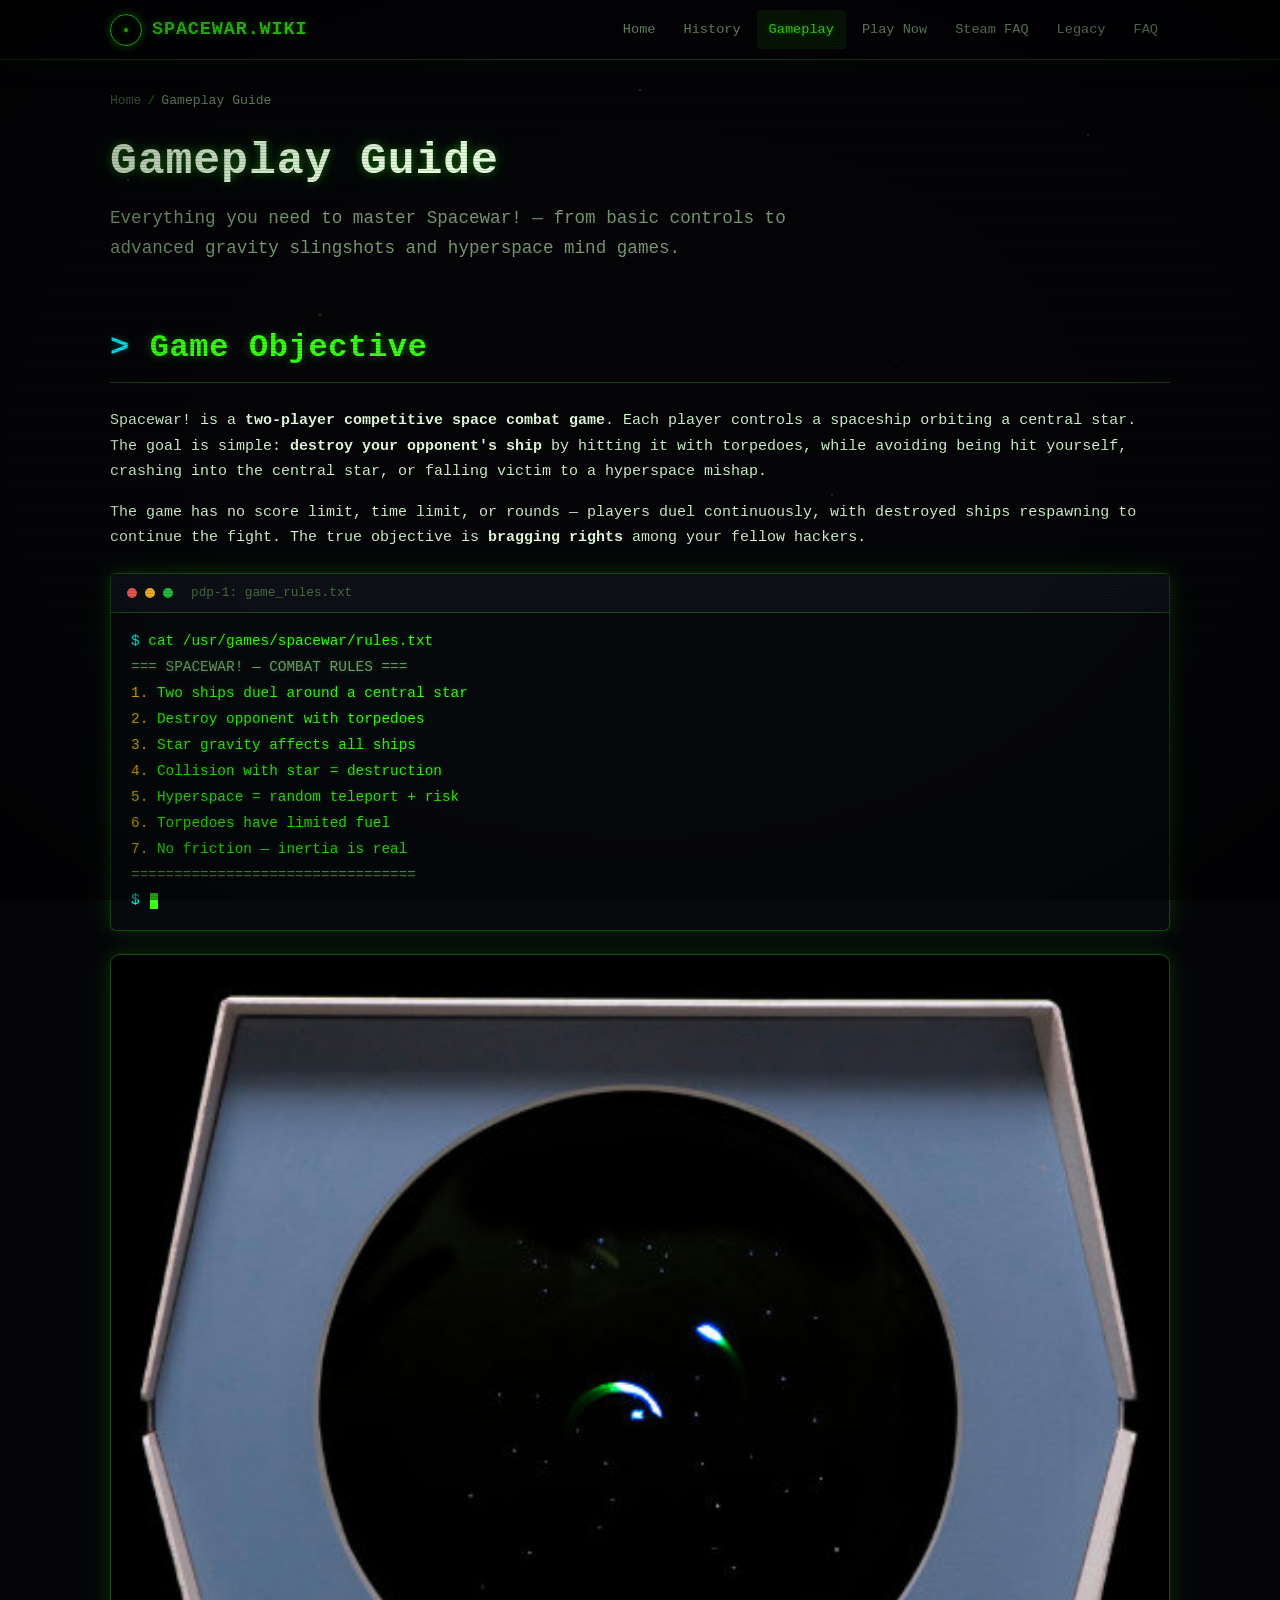
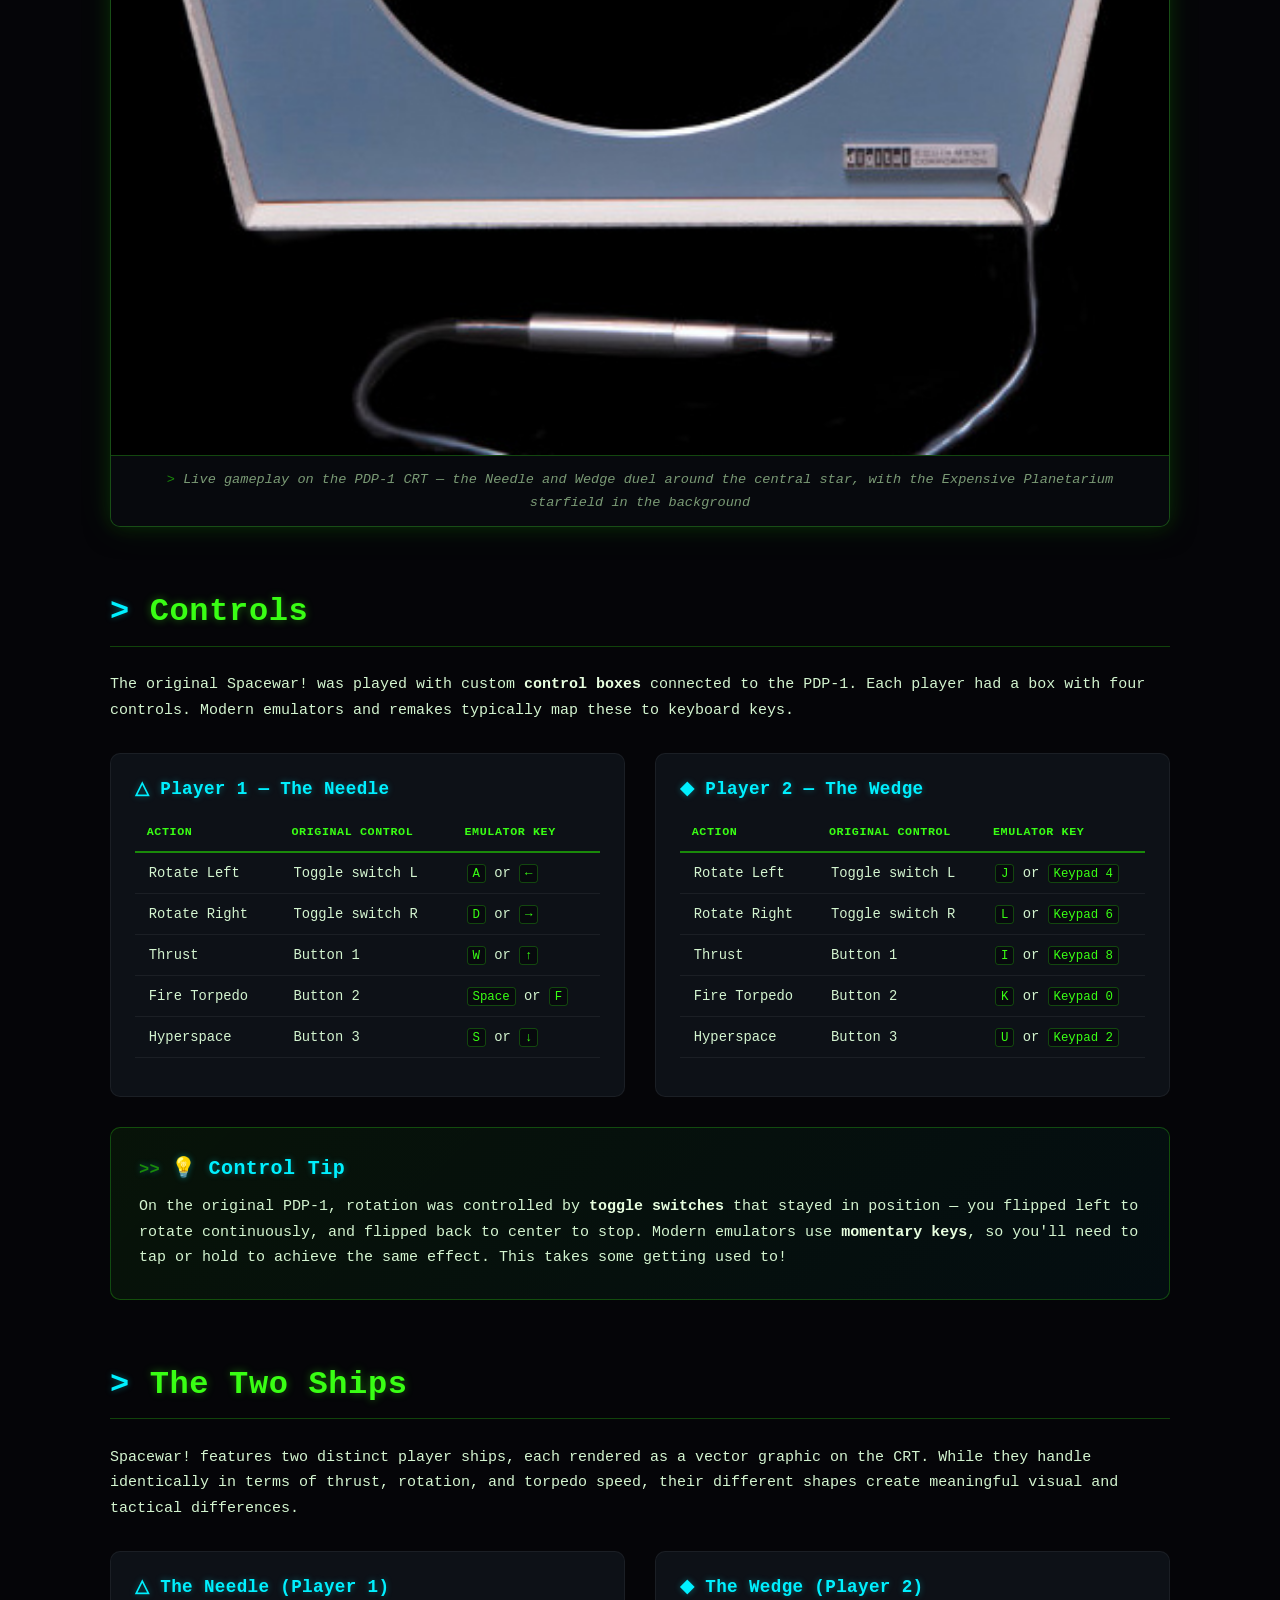
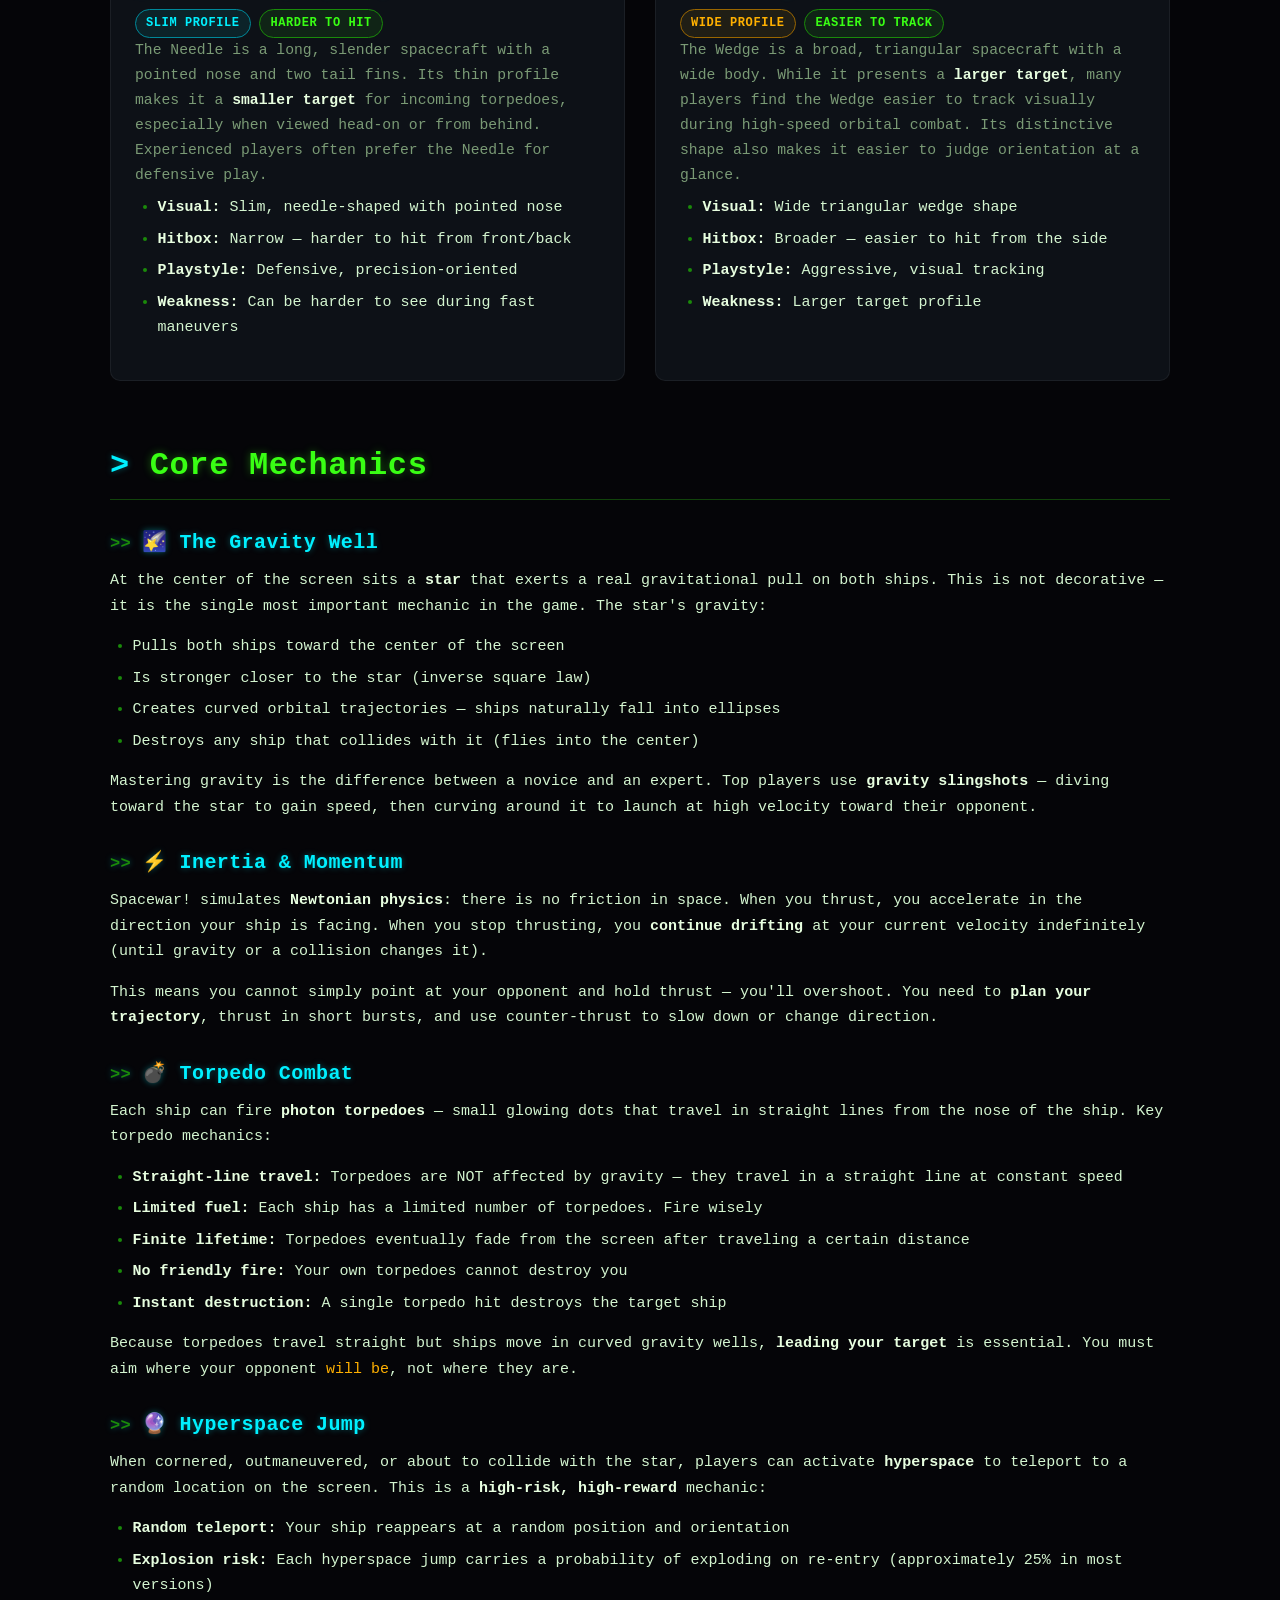
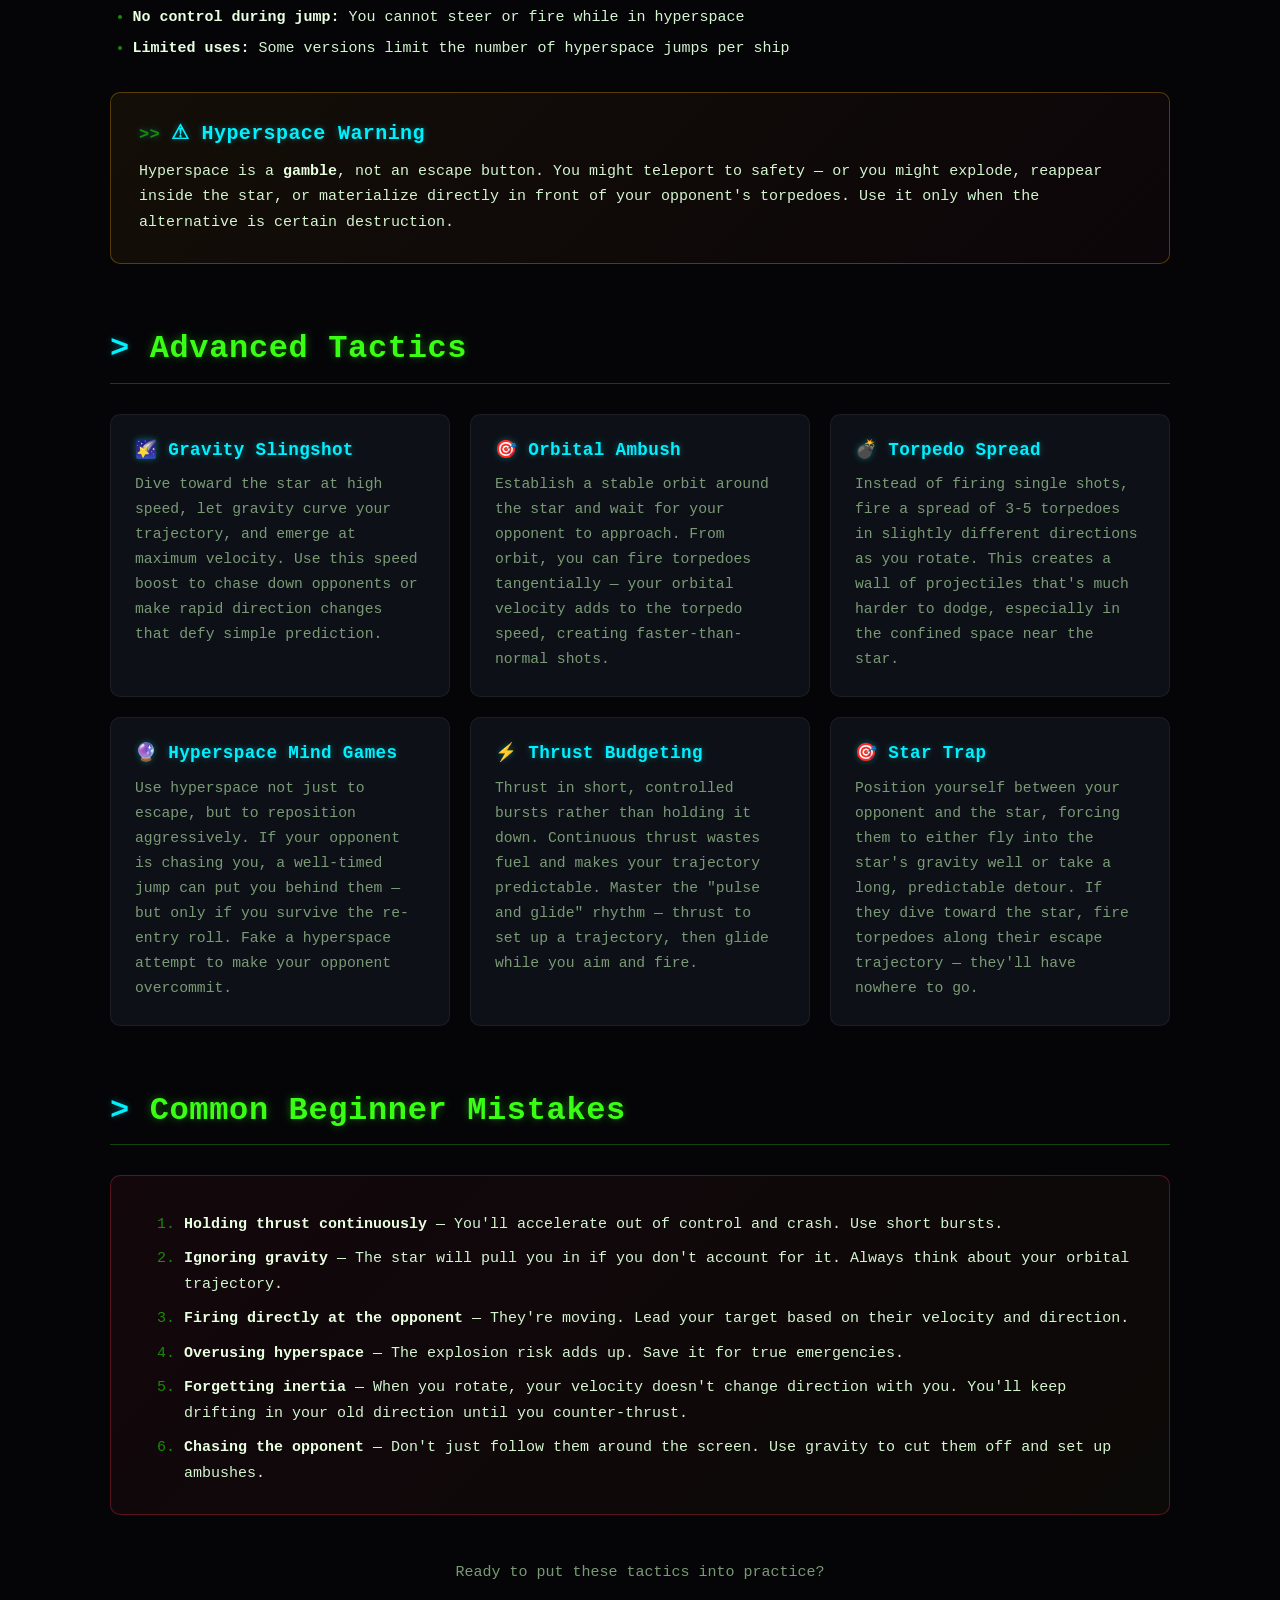
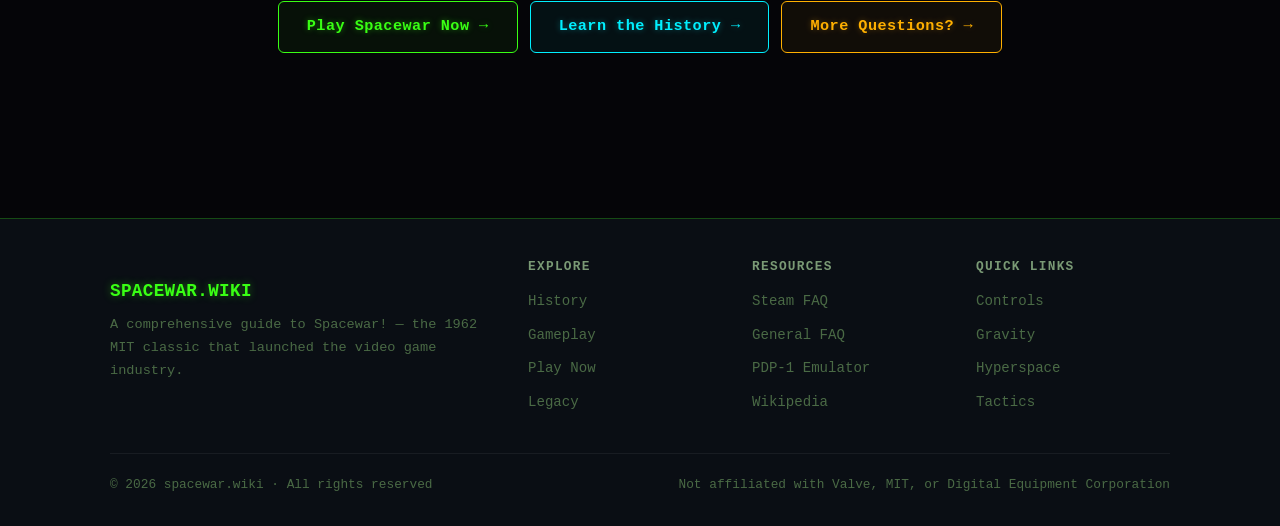
<file: gameplay.html>
<!DOCTYPE html>
<html lang="en">
<head>
<!-- Google tag (gtag.js) -->
<script async src="https://www.googletagmanager.com/gtag/js?id=G-P8EME93PV9"></script>
<script>
  window.dataLayer = window.dataLayer || [];
  function gtag(){dataLayer.push(arguments);}
  gtag('js', new Date());

  gtag('config', 'G-P8EME93PV9');
</script>

  <meta charset="UTF-8">
  <meta name="viewport" content="width=device-width, initial-scale=1.0">
  <title>Spacewar Gameplay Guide — Controls, Rules, Gravity & Hyperspace Tactics</title>
  <meta name="description" content="Master Spacewar! gameplay: complete controls guide, rules, gravity physics, torpedo combat, hyperspace tactics, ship differences, and winning strategies.">
  <meta name="keywords" content="spacewar gameplay, spacewar controls, spacewar rules, spacewar gravity, spacewar hyperspace, spacewar torpedo, spacewar tactics, spacewar how to play, spacewar needle wedge, spacewar strategy">
  <meta name="author" content="spacewar.wiki">
  <meta name="robots" content="index, follow">
  <link rel="canonical" href="https://www.spacewar.wiki/gameplay.html">
  <meta name="theme-color" content="#050508">
  <meta property="og:type" content="article">
  <meta property="og:title" content="Spacewar Gameplay Guide — Controls, Rules & Tactics">
  <meta property="og:description" content="Master Spacewar! gameplay: controls, gravity physics, torpedo combat, hyperspace, and winning strategies.">
  <meta property="og:url" content="https://www.spacewar.wiki/gameplay.html">
  <meta property="og:image" content="https://www.spacewar.wiki/images/og-cover.jpg">
  <meta name="twitter:card" content="summary_large_image">
  <meta name="twitter:title" content="Spacewar Gameplay Guide">
  <meta name="twitter:description" content="Controls, rules, gravity, hyperspace, and winning tactics for Spacewar!">
  <link rel="icon" type="image/svg+xml" href="data:image/svg+xml,<svg xmlns='http://www.w3.org/2000/svg' viewBox='0 0 100 100'><circle cx='50' cy='50' r='45' fill='none' stroke='%2339ff14' stroke-width='3'/><circle cx='50' cy='50' r='6' fill='%2339ff14'/></svg>">
  <!-- Favicon -->
  <link rel="icon" type="image/png" sizes="32x32" href="/favicon-32.png">
  <link rel="icon" type="image/png" sizes="64x64" href="/favicon-64.png">
  <link rel="icon" type="image/png" sizes="192x192" href="/favicon-192.png">
  <link rel="apple-touch-icon" href="/apple-touch-icon.png">
  <link rel="icon" type="image/svg+xml" href="data:image/svg+xml,<svg xmlns='http://www.w3.org/2000/svg' viewBox='0 0 100 100'><rect width='100' height='100' rx='20' fill='%23050508'/><circle cx='50' cy='50' r='20' fill='%2339ff14'/><path d='M30 30 L40 35 L35 45 Z' fill='%2300f0ff'/><path d='M70 70 L60 65 L65 55 Z' fill='%2300f0ff'/></svg>">

  <link rel="stylesheet" href="css/style.css">
  <script type="application/ld+json">
  {"@context":"https://schema.org","@type":"BreadcrumbList","itemListElement":[{"@type":"ListItem","position":1,"name":"Home","item":"https://www.spacewar.wiki/"},{"@type":"ListItem","position":2,"name":"Gameplay","item":"https://www.spacewar.wiki/gameplay.html"}]}
  </script>
  <script type="application/ld+json">
  {"@context":"https://schema.org","@type":"HowTo","name":"How to Play Spacewar!","description":"Complete guide to Spacewar! gameplay, controls, rules, and tactics.","step":[{"@type":"HowToStep","name":"Choose Your Ship","text":"Select either the Needle (Player 1, slim profile) or Wedge (Player 2, wide profile)."},{"@type":"HowToStep","name":"Master Movement","text":"Use rotation and thrust to navigate. Ships have inertia — there is no friction in space."},{"@type":"HowToStep","name":"Use Gravity","text":"The central star pulls both ships. Use slingshot maneuvers to gain speed and outmaneuver your opponent."},{"@type":"HowToStep","name":"Fire Torpedoes","text":"Launch torpedoes at your opponent. Torpedoes travel straight and have limited range."},{"@type":"HowToStep","name":"Know When to Hyperspace","text":"When cornered, activate hyperspace to teleport randomly — but risk exploding on re-entry."}]}
  </script>
</head>
<body>
  <div class="starfield"></div>
  <nav class="nav" role="navigation" aria-label="Main navigation">
    <div class="nav-inner">
      <a href="index.html" class="nav-brand"><span class="nav-brand-icon" aria-hidden="true"></span><span>SPACEWAR.WIKI</span></a>
      <button class="nav-toggle" aria-label="Toggle navigation menu" aria-expanded="false">&#9776;</button>
      <ul class="nav-links">
        <li><a href="index.html">Home</a></li>
        <li><a href="history.html">History</a></li>
        <li><a href="gameplay.html" class="active">Gameplay</a></li>
        <li><a href="play.html">Play Now</a></li>
        <li><a href="steam.html">Steam FAQ</a></li>
        <li><a href="legacy.html">Legacy</a></li>
        <li><a href="faq.html">FAQ</a></li>
      </ul>
    </div>
  </nav>

  <main>
    <div class="container">
      <div class="breadcrumb">
        <a href="index.html">Home</a>
        <span class="breadcrumb-sep">/</span>
        <span class="breadcrumb-current">Gameplay Guide</span>
      </div>

      <header class="page-header">
        <h1>Gameplay Guide</h1>
        <p class="page-lead">Everything you need to master Spacewar! — from basic controls to advanced gravity slingshots and hyperspace mind games.</p>
      </header>

      <!-- Objective -->
      <section class="section" id="objective">
        <h2>Game Objective</h2>
        <p>
          Spacewar! is a <strong>two-player competitive space combat game</strong>. Each player controls a
          spaceship orbiting a central star. The goal is simple: <strong>destroy your opponent's ship</strong>
          by hitting it with torpedoes, while avoiding being hit yourself, crashing into the central star,
          or falling victim to a hyperspace mishap.
        </p>
        <p>
          The game has no score limit, time limit, or rounds — players duel continuously, with destroyed
          ships respawning to continue the fight. The true objective is <strong>bragging rights</strong>
          among your fellow hackers.
        </p>

        <div class="terminal">
          <div class="terminal-header">
            <span class="terminal-dot"></span><span class="terminal-dot"></span><span class="terminal-dot"></span>
            <span class="terminal-title">pdp-1: game_rules.txt</span>
          </div>
          <div class="terminal-body">
            <span class="prompt">$</span> cat /usr/games/spacewar/rules.txt<br>
            <span class="output">=== SPACEWAR! — COMBAT RULES ===</span><br>
            <span class="highlight">1.</span> Two ships duel around a central star<br>
            <span class="highlight">2.</span> Destroy opponent with torpedoes<br>
            <span class="highlight">3.</span> Star gravity affects all ships<br>
            <span class="highlight">4.</span> Collision with star = destruction<br>
            <span class="highlight">5.</span> Hyperspace = random teleport + risk<br>
            <span class="highlight">6.</span> Torpedoes have limited fuel<br>
            <span class="highlight">7.</span> No friction — inertia is real<br>
            <span class="output">=================================</span><br>
            <span class="prompt">$</span> <span class="cursor"></span>
          </div>
        </div>

        <div class="image-frame">
          <img src="images/pdp1-display-closeup.jpg" alt="Spacewar! gameplay on the PDP-1 Type 30 CRT display showing the two ships, central star, and starfield background" loading="lazy">
          <div class="image-caption">Live gameplay on the PDP-1 CRT — the Needle and Wedge duel around the central star, with the Expensive Planetarium starfield in the background</div>
        </div>
      </section>

      <!-- Controls -->
      <section class="section" id="controls">
        <h2>Controls</h2>
        <p>
          The original Spacewar! was played with custom <strong>control boxes</strong> connected to the
          PDP-1. Each player had a box with four controls. Modern emulators and remakes typically map these
          to keyboard keys.
        </p>

        <div class="two-col">
          <div class="card">
            <h3>&#9651; Player 1 — The Needle</h3>
            <table>
              <tr><th>Action</th><th>Original Control</th><th>Emulator Key</th></tr>
              <tr><td>Rotate Left</td><td>Toggle switch L</td><td><code>A</code> or <code>&larr;</code></td></tr>
              <tr><td>Rotate Right</td><td>Toggle switch R</td><td><code>D</code> or <code>&rarr;</code></td></tr>
              <tr><td>Thrust</td><td>Button 1</td><td><code>W</code> or <code>&uarr;</code></td></tr>
              <tr><td>Fire Torpedo</td><td>Button 2</td><td><code>Space</code> or <code>F</code></td></tr>
              <tr><td>Hyperspace</td><td>Button 3</td><td><code>S</code> or <code>&darr;</code></td></tr>
            </table>
          </div>
          <div class="card">
            <h3>&#9670; Player 2 — The Wedge</h3>
            <table>
              <tr><th>Action</th><th>Original Control</th><th>Emulator Key</th></tr>
              <tr><td>Rotate Left</td><td>Toggle switch L</td><td><code>J</code> or <code>Keypad 4</code></td></tr>
              <tr><td>Rotate Right</td><td>Toggle switch R</td><td><code>L</code> or <code>Keypad 6</code></td></tr>
              <tr><td>Thrust</td><td>Button 1</td><td><code>I</code> or <code>Keypad 8</code></td></tr>
              <tr><td>Fire Torpedo</td><td>Button 2</td><td><code>K</code> or <code>Keypad 0</code></td></tr>
              <tr><td>Hyperspace</td><td>Button 3</td><td><code>U</code> or <code>Keypad 2</code></td></tr>
            </table>
          </div>
        </div>

        <div class="highlight-box">
          <h3>&#128161; Control Tip</h3>
          <p style="margin-bottom:0;">
            On the original PDP-1, rotation was controlled by <strong>toggle switches</strong> that stayed
            in position — you flipped left to rotate continuously, and flipped back to center to stop.
            Modern emulators use <strong>momentary keys</strong>, so you'll need to tap or hold to achieve
            the same effect. This takes some getting used to!
          </p>
        </div>
      </section>

      <!-- Ships -->
      <section class="section" id="ships">
        <h2>The Two Ships</h2>
        <p>
          Spacewar! features two distinct player ships, each rendered as a vector graphic on the CRT.
          While they handle identically in terms of thrust, rotation, and torpedo speed, their different
          shapes create meaningful visual and tactical differences.
        </p>

        <div class="two-col">
          <div class="card">
            <h3>&#9651; The Needle (Player 1)</h3>
            <p><span class="badge badge-cyan">Slim Profile</span> <span class="badge badge-green">Harder to Hit</span></p>
            <p>
              The Needle is a long, slender spacecraft with a pointed nose and two tail fins. Its thin
              profile makes it a <strong>smaller target</strong> for incoming torpedoes, especially when
              viewed head-on or from behind. Experienced players often prefer the Needle for defensive play.
            </p>
            <ul>
              <li><strong>Visual:</strong> Slim, needle-shaped with pointed nose</li>
              <li><strong>Hitbox:</strong> Narrow — harder to hit from front/back</li>
              <li><strong>Playstyle:</strong> Defensive, precision-oriented</li>
              <li><strong>Weakness:</strong> Can be harder to see during fast maneuvers</li>
            </ul>
          </div>
          <div class="card">
            <h3>&#9670; The Wedge (Player 2)</h3>
            <p><span class="badge badge-amber">Wide Profile</span> <span class="badge badge-green">Easier to Track</span></p>
            <p>
              The Wedge is a broad, triangular spacecraft with a wide body. While it presents a
              <strong>larger target</strong>, many players find the Wedge easier to track visually during
              high-speed orbital combat. Its distinctive shape also makes it easier to judge orientation
              at a glance.
            </p>
            <ul>
              <li><strong>Visual:</strong> Wide triangular wedge shape</li>
              <li><strong>Hitbox:</strong> Broader — easier to hit from the side</li>
              <li><strong>Playstyle:</strong> Aggressive, visual tracking</li>
              <li><strong>Weakness:</strong> Larger target profile</li>
            </ul>
          </div>
        </div>
      </section>

      <!-- Core Mechanics -->
      <section class="section" id="mechanics">
        <h2>Core Mechanics</h2>

        <h3 id="gravity">&#127776; The Gravity Well</h3>
        <p>
          At the center of the screen sits a <strong>star</strong> that exerts a real gravitational pull
          on both ships. This is not decorative — it is the single most important mechanic in the game.
          The star's gravity:
        </p>
        <ul>
          <li>Pulls both ships toward the center of the screen</li>
          <li>Is stronger closer to the star (inverse square law)</li>
          <li>Creates curved orbital trajectories — ships naturally fall into ellipses</li>
          <li>Destroys any ship that collides with it (flies into the center)</li>
        </ul>
        <p>
          Mastering gravity is the difference between a novice and an expert. Top players use
          <strong>gravity slingshots</strong> — diving toward the star to gain speed, then curving
          around it to launch at high velocity toward their opponent.
        </p>

        <h3 id="inertia">&#9889; Inertia &amp; Momentum</h3>
        <p>
          Spacewar! simulates <strong>Newtonian physics</strong>: there is no friction in space. When you
          thrust, you accelerate in the direction your ship is facing. When you stop thrusting, you
          <strong>continue drifting</strong> at your current velocity indefinitely (until gravity or a
          collision changes it).
        </p>
        <p>
          This means you cannot simply point at your opponent and hold thrust — you'll overshoot. You need
          to <strong>plan your trajectory</strong>, thrust in short bursts, and use counter-thrust to slow
          down or change direction.
        </p>

        <h3 id="torpedoes">&#128163; Torpedo Combat</h3>
        <p>
          Each ship can fire <strong>photon torpedoes</strong> — small glowing dots that travel in straight
          lines from the nose of the ship. Key torpedo mechanics:
        </p>
        <ul>
          <li><strong>Straight-line travel:</strong> Torpedoes are NOT affected by gravity — they travel in a straight line at constant speed</li>
          <li><strong>Limited fuel:</strong> Each ship has a limited number of torpedoes. Fire wisely</li>
          <li><strong>Finite lifetime:</strong> Torpedoes eventually fade from the screen after traveling a certain distance</li>
          <li><strong>No friendly fire:</strong> Your own torpedoes cannot destroy you</li>
          <li><strong>Instant destruction:</strong> A single torpedo hit destroys the target ship</li>
        </ul>
        <p>
          Because torpedoes travel straight but ships move in curved gravity wells, <strong>leading your
          target</strong> is essential. You must aim where your opponent <em>will be</em>, not where they
          are.
        </p>

        <h3 id="hyperspace">&#128302; Hyperspace Jump</h3>
        <p>
          When cornered, outmaneuvered, or about to collide with the star, players can activate
          <strong>hyperspace</strong> to teleport to a random location on the screen. This is a
          <strong>high-risk, high-reward</strong> mechanic:
        </p>
        <ul>
          <li><strong>Random teleport:</strong> Your ship reappears at a random position and orientation</li>
          <li><strong>Explosion risk:</strong> Each hyperspace jump carries a probability of exploding on re-entry (approximately 25% in most versions)</li>
          <li><strong>No control during jump:</strong> You cannot steer or fire while in hyperspace</li>
          <li><strong>Limited uses:</strong> Some versions limit the number of hyperspace jumps per ship</li>
        </ul>
        <div class="highlight-box amber">
          <h3>&#9888; Hyperspace Warning</h3>
          <p style="margin-bottom:0;">
            Hyperspace is a <strong>gamble</strong>, not an escape button. You might teleport to safety —
            or you might explode, reappear inside the star, or materialize directly in front of your
            opponent's torpedoes. Use it only when the alternative is certain destruction.
          </p>
        </div>
      </section>

      <!-- Advanced Tactics -->
      <section class="section" id="tactics">
        <h2>Advanced Tactics</h2>

        <div class="card-grid">
          <div class="card">
            <h3>&#127776; Gravity Slingshot</h3>
            <p>Dive toward the star at high speed, let gravity curve your trajectory, and emerge at maximum velocity. Use this speed boost to chase down opponents or make rapid direction changes that defy simple prediction.</p>
          </div>
          <div class="card">
            <h3>&#127919; Orbital Ambush</h3>
            <p>Establish a stable orbit around the star and wait for your opponent to approach. From orbit, you can fire torpedoes tangentially — your orbital velocity adds to the torpedo speed, creating faster-than-normal shots.</p>
          </div>
          <div class="card">
            <h3>&#128163; Torpedo Spread</h3>
            <p>Instead of firing single shots, fire a spread of 3-5 torpedoes in slightly different directions as you rotate. This creates a wall of projectiles that's much harder to dodge, especially in the confined space near the star.</p>
          </div>
          <div class="card">
            <h3>&#128302; Hyperspace Mind Games</h3>
            <p>Use hyperspace not just to escape, but to reposition aggressively. If your opponent is chasing you, a well-timed jump can put you behind them — but only if you survive the re-entry roll. Fake a hyperspace attempt to make your opponent overcommit.</p>
          </div>
          <div class="card">
            <h3>&#9889; Thrust Budgeting</h3>
            <p>Thrust in short, controlled bursts rather than holding it down. Continuous thrust wastes fuel and makes your trajectory predictable. Master the "pulse and glide" rhythm — thrust to set up a trajectory, then glide while you aim and fire.</p>
          </div>
          <div class="card">
            <h3>&#127919; Star Trap</h3>
            <p>Position yourself between your opponent and the star, forcing them to either fly into the star's gravity well or take a long, predictable detour. If they dive toward the star, fire torpedoes along their escape trajectory — they'll have nowhere to go.</p>
          </div>
        </div>
      </section>

      <!-- Common Mistakes -->
      <section class="section" id="mistakes">
        <h2>Common Beginner Mistakes</h2>
        <div class="highlight-box red">
          <ol style="margin-bottom:0; padding-left:1.5em;">
            <li style="margin-bottom:0.6em;"><strong>Holding thrust continuously</strong> — You'll accelerate out of control and crash. Use short bursts.</li>
            <li style="margin-bottom:0.6em;"><strong>Ignoring gravity</strong> — The star will pull you in if you don't account for it. Always think about your orbital trajectory.</li>
            <li style="margin-bottom:0.6em;"><strong>Firing directly at the opponent</strong> — They're moving. Lead your target based on their velocity and direction.</li>
            <li style="margin-bottom:0.6em;"><strong>Overusing hyperspace</strong> — The explosion risk adds up. Save it for true emergencies.</li>
            <li style="margin-bottom:0.6em;"><strong>Forgetting inertia</strong> — When you rotate, your velocity doesn't change direction with you. You'll keep drifting in your old direction until you counter-thrust.</li>
            <li style="margin-bottom:0;"><strong>Chasing the opponent</strong> — Don't just follow them around the screen. Use gravity to cut them off and set up ambushes.</li>
          </ol>
        </div>
      </section>

      <!-- CTA -->
      <section class="section" style="text-align:center;">
        <p style="color:var(--text-secondary); margin-bottom:1em;">Ready to put these tactics into practice?</p>
        <div style="display:flex; gap:12px; flex-wrap:wrap; justify-content:center;">
          <a href="play.html" class="btn">Play Spacewar Now &rarr;</a>
          <a href="history.html" class="btn btn-cyan">Learn the History &rarr;</a>
          <a href="faq.html" class="btn btn-amber">More Questions? &rarr;</a>
        </div>
      </section>

    </div>
  </main>

  <footer class="footer">
    <div class="container">
      <div class="footer-grid">
        <div class="footer-brand">
          <h4>SPACEWAR.WIKI</h4>
          <p>A comprehensive guide to Spacewar! — the 1962 MIT classic that launched the video game industry.</p>
        </div>
        <div class="footer-col"><h5>Explore</h5><ul><li><a href="history.html">History</a></li><li><a href="gameplay.html">Gameplay</a></li><li><a href="play.html">Play Now</a></li><li><a href="legacy.html">Legacy</a></li></ul></div>
        <div class="footer-col"><h5>Resources</h5><ul><li><a href="steam.html">Steam FAQ</a></li><li><a href="faq.html">General FAQ</a></li><li><a href="https://www.masswerk.at/spacewar/" target="_blank" rel="noopener">PDP-1 Emulator</a></li><li><a href="https://en.wikipedia.org/wiki/Spacewar!" target="_blank" rel="noopener">Wikipedia</a></li></ul></div>
        <div class="footer-col"><h5>Quick Links</h5><ul><li><a href="gameplay.html#controls">Controls</a></li><li><a href="gameplay.html#gravity">Gravity</a></li><li><a href="gameplay.html#hyperspace">Hyperspace</a></li><li><a href="gameplay.html#tactics">Tactics</a></li></ul></div>
      </div>
      <div class="footer-bottom">
        <p>&copy; <span data-year>2026</span> spacewar.wiki &middot; All rights reserved</p>
        <p>Not affiliated with Valve, MIT, or Digital Equipment Corporation</p>
      </div>
    </div>
  </footer>

  <button class="back-to-top" aria-label="Back to top">&uarr;</button>
  <script src="js/app.js"></script>
</body>
</html>
</file>
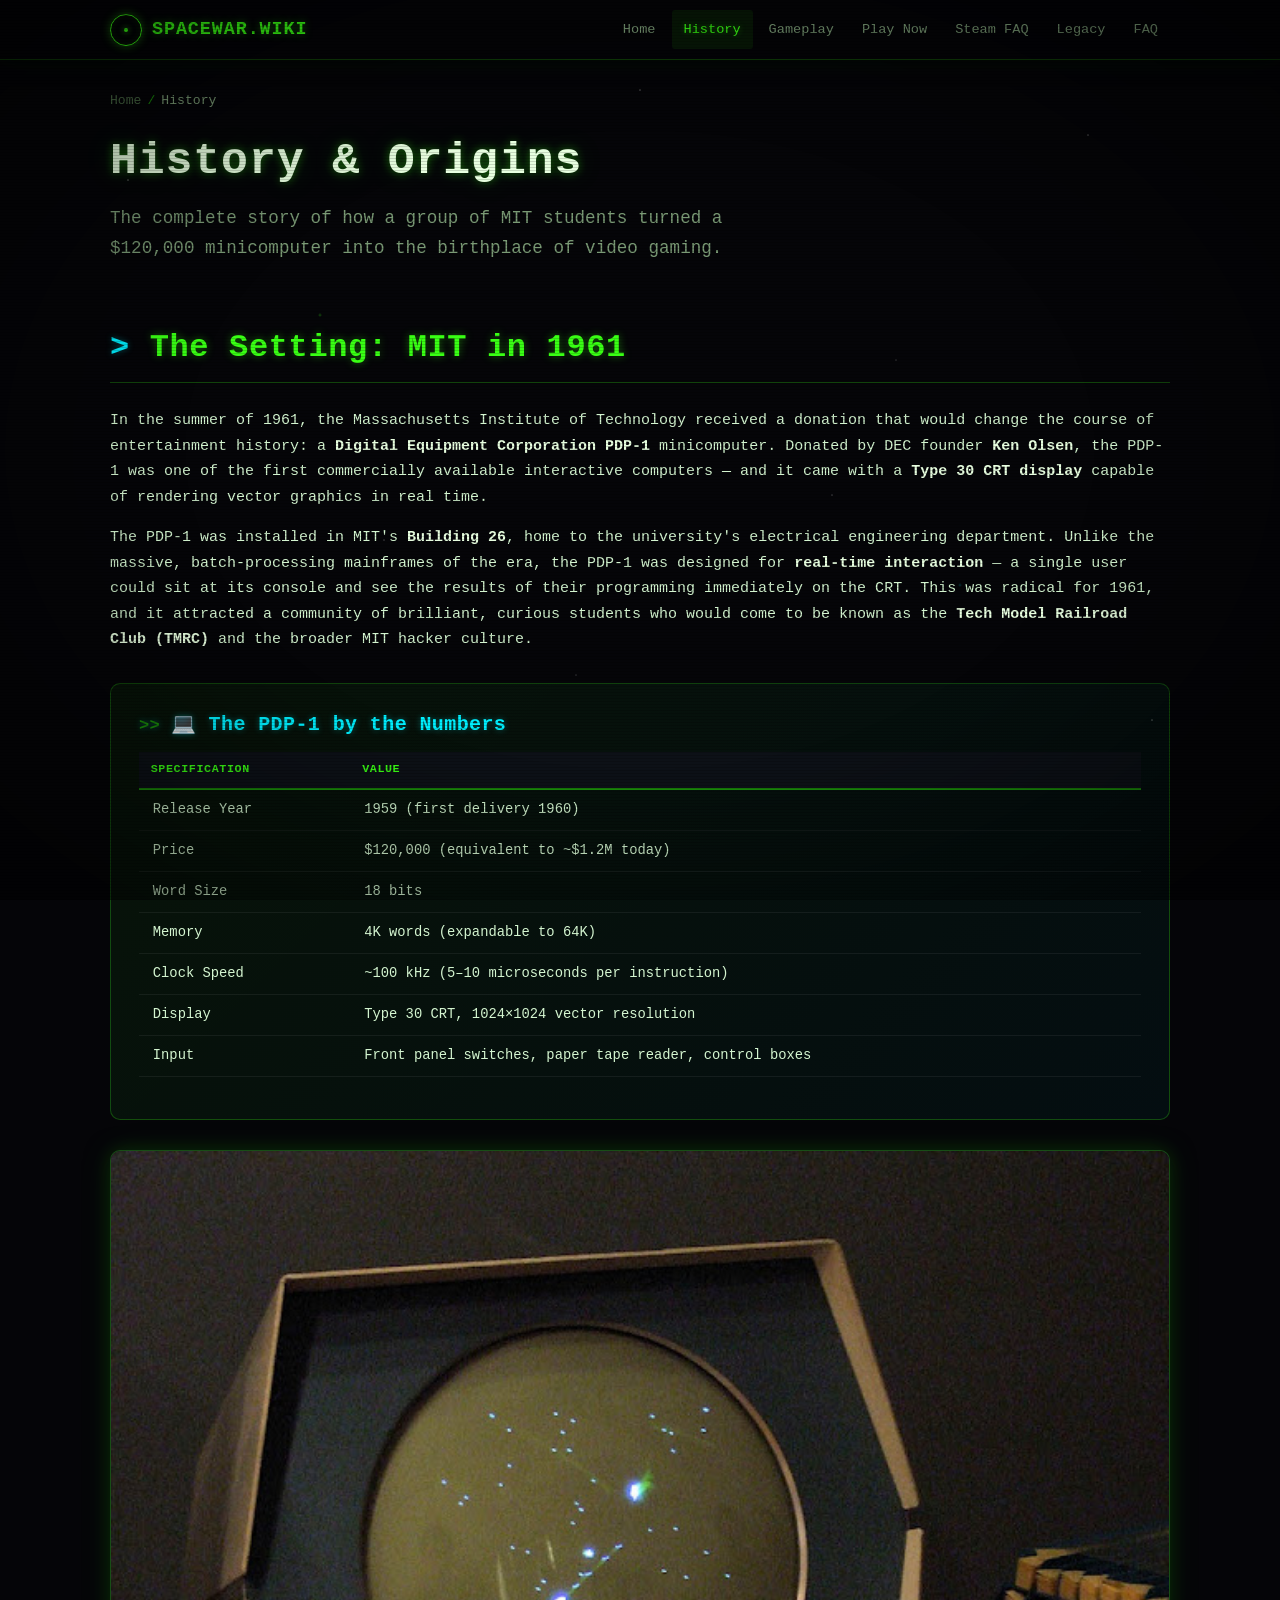
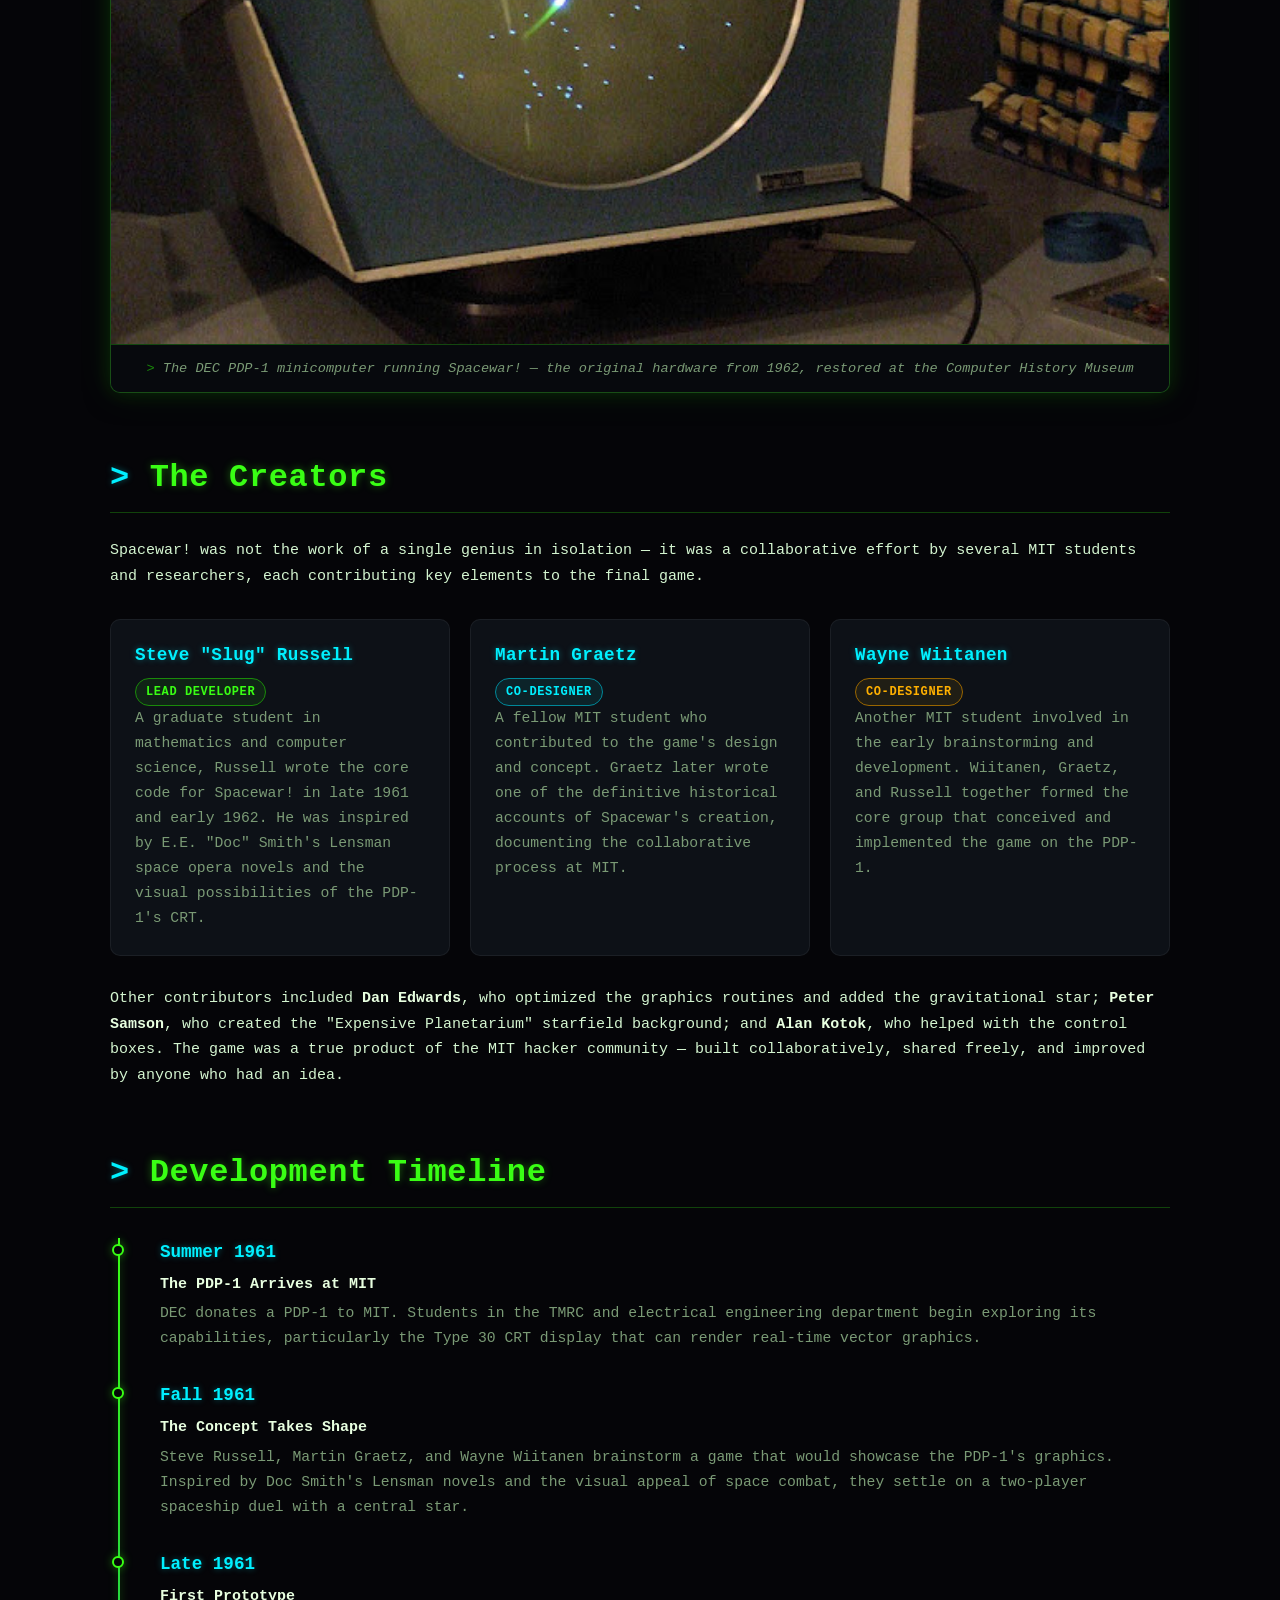
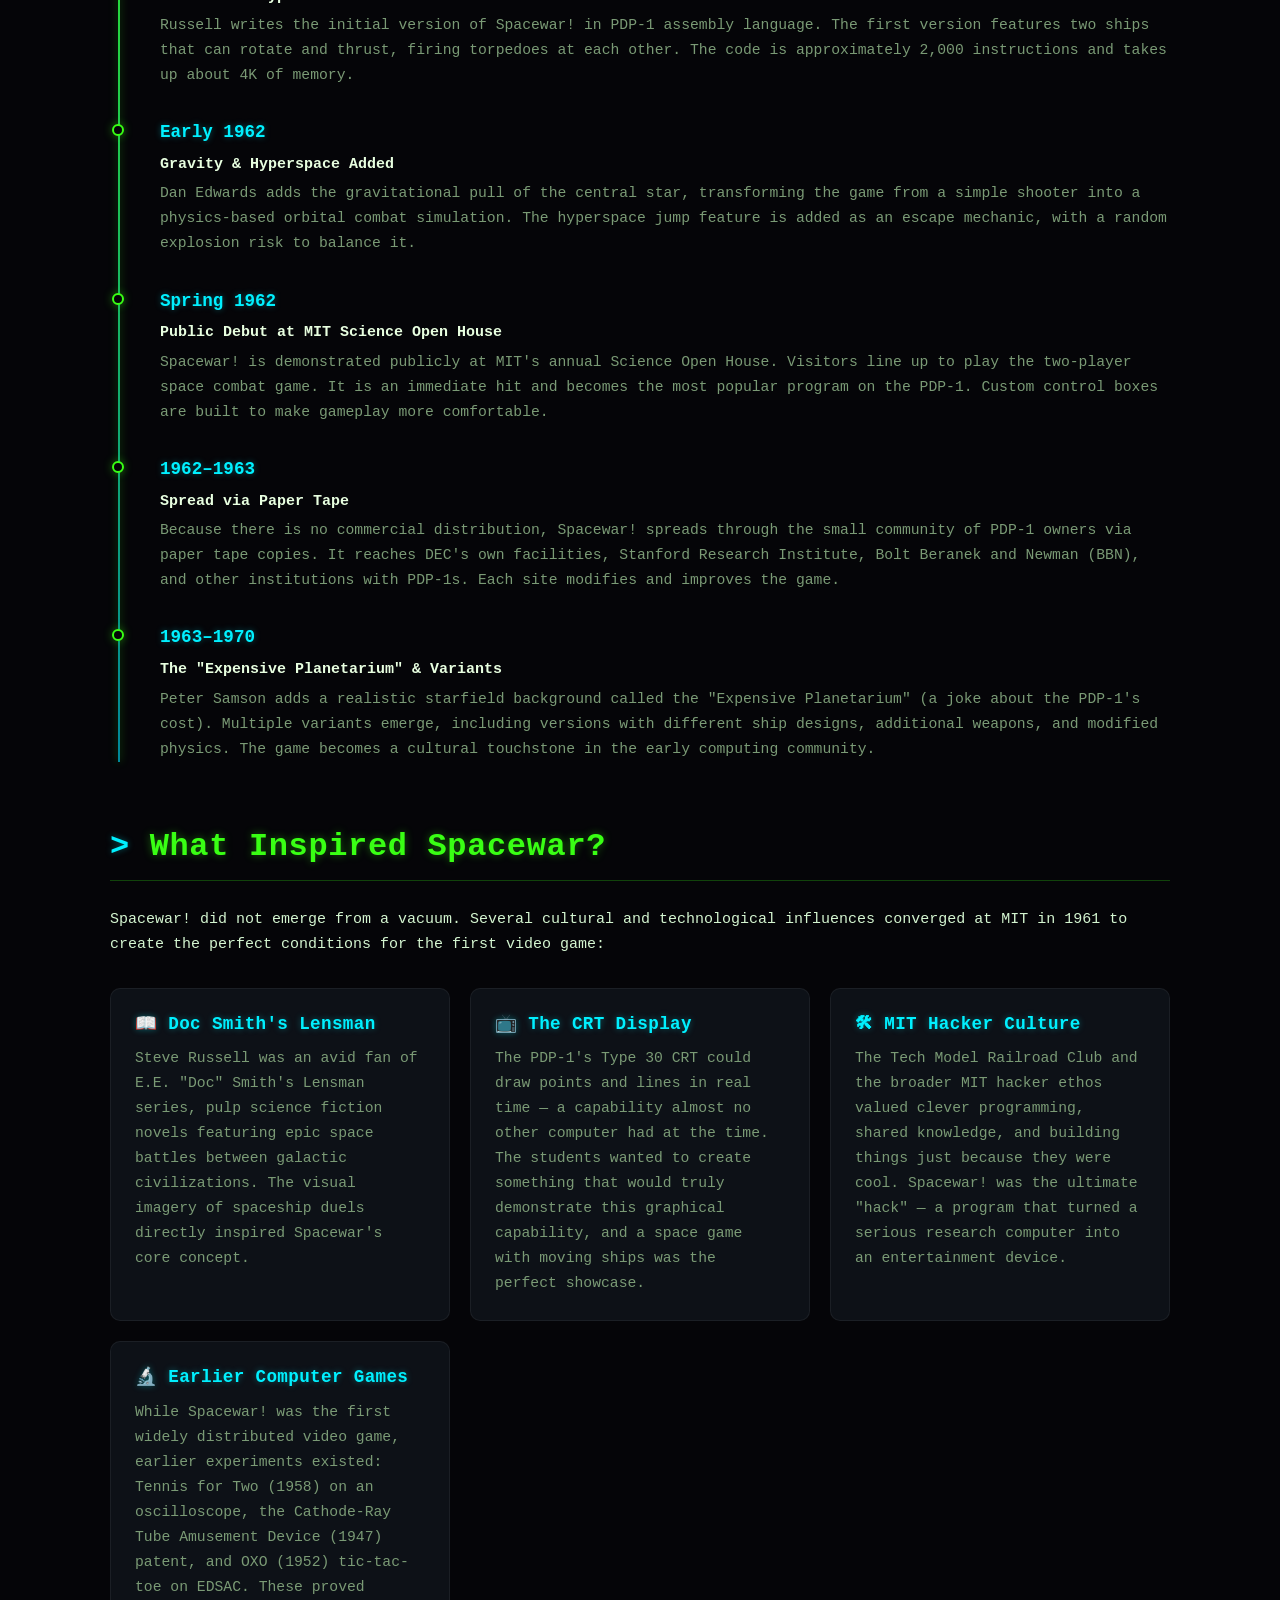
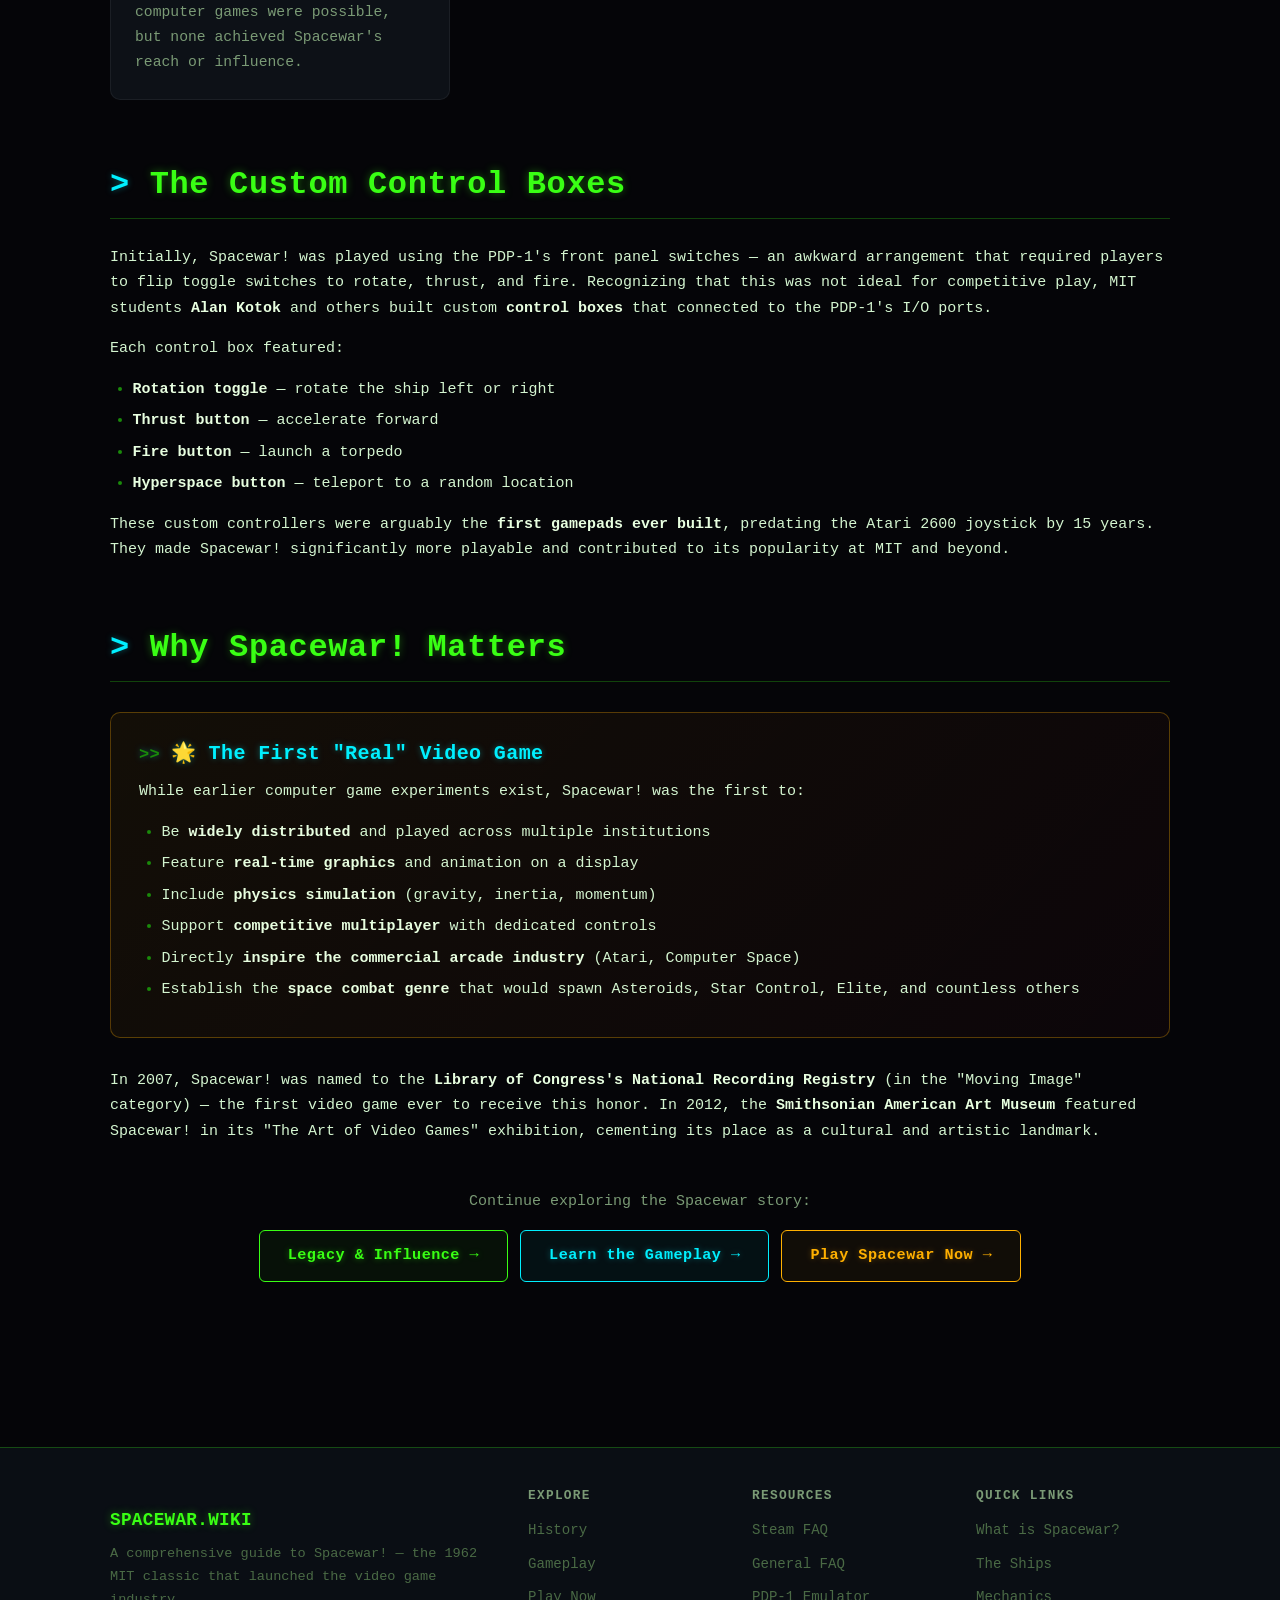
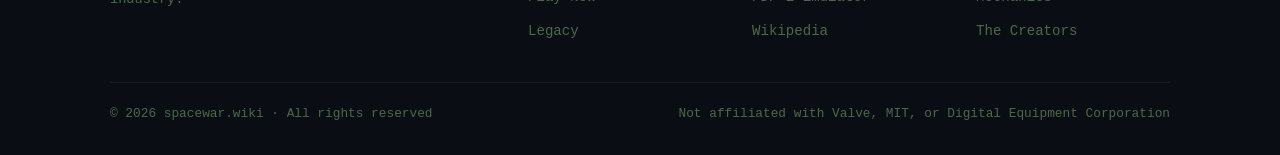
<file: history.html>
<!DOCTYPE html>
<html lang="en">
<head>
<!-- Google tag (gtag.js) -->
<script async src="https://www.googletagmanager.com/gtag/js?id=G-P8EME93PV9"></script>
<script>
  window.dataLayer = window.dataLayer || [];
  function gtag(){dataLayer.push(arguments);}
  gtag('js', new Date());

  gtag('config', 'G-P8EME93PV9');
</script>

  <meta charset="UTF-8">
  <meta name="viewport" content="width=device-width, initial-scale=1.0">
  <title>Spacewar History — The 1962 MIT Story | Steve Russell, PDP-1 & Origins</title>
  <meta name="description" content="The complete history of Spacewar! (1962): how Steve Russell and MIT students created the first video game on a PDP-1, the development timeline, and key people.">
  <meta name="keywords" content="spacewar history, spacewar 1962, steve russell spacewar, spacewar mit, spacewar pdp-1, spacewar origins, first video game history, martin graetz, wayne wiitanen, spacewar developer">
  <meta name="author" content="spacewar.wiki">
  <meta name="robots" content="index, follow">
  <link rel="canonical" href="https://www.spacewar.wiki/history.html">
  <meta name="theme-color" content="#050508">
  <meta property="og:type" content="article">
  <meta property="og:title" content="Spacewar History — The 1962 MIT Story">
  <meta property="og:description" content="How Steve Russell and MIT students created the first video game on a PDP-1 in 1962.">
  <meta property="og:url" content="https://www.spacewar.wiki/history.html">
  <meta property="og:image" content="https://www.spacewar.wiki/images/og-cover.jpg">
  <meta name="twitter:card" content="summary_large_image">
  <meta name="twitter:title" content="Spacewar History — The 1962 MIT Story">
  <meta name="twitter:description" content="How Steve Russell and MIT students created the first video game on a PDP-1.">
  <link rel="icon" type="image/svg+xml" href="data:image/svg+xml,<svg xmlns='http://www.w3.org/2000/svg' viewBox='0 0 100 100'><circle cx='50' cy='50' r='45' fill='none' stroke='%2339ff14' stroke-width='3'/><circle cx='50' cy='50' r='6' fill='%2339ff14'/></svg>">
  <!-- Favicon -->
  <link rel="icon" type="image/png" sizes="32x32" href="/favicon-32.png">
  <link rel="icon" type="image/png" sizes="64x64" href="/favicon-64.png">
  <link rel="icon" type="image/png" sizes="192x192" href="/favicon-192.png">
  <link rel="apple-touch-icon" href="/apple-touch-icon.png">
  <link rel="icon" type="image/svg+xml" href="data:image/svg+xml,<svg xmlns='http://www.w3.org/2000/svg' viewBox='0 0 100 100'><rect width='100' height='100' rx='20' fill='%23050508'/><circle cx='50' cy='50' r='20' fill='%2339ff14'/><path d='M30 30 L40 35 L35 45 Z' fill='%2300f0ff'/><path d='M70 70 L60 65 L65 55 Z' fill='%2300f0ff'/></svg>">

  <link rel="stylesheet" href="css/style.css">
  <script type="application/ld+json">
  {"@context":"https://schema.org","@type":"BreadcrumbList","itemListElement":[{"@type":"ListItem","position":1,"name":"Home","item":"https://www.spacewar.wiki/"},{"@type":"ListItem","position":2,"name":"History","item":"https://www.spacewar.wiki/history.html"}]}
  </script>
  <script type="application/ld+json">
  {"@context":"https://schema.org","@type":"Article","headline":"The History of Spacewar! (1962)","description":"How Steve Russell and MIT students created the first widely played video game on a PDP-1.","author":{"@type":"Organization","name":"spacewar.wiki"},"datePublished":"1962-04-01","publisher":{"@type":"Organization","name":"spacewar.wiki"}}
  </script>
</head>
<body>
  <div class="starfield"></div>
  <nav class="nav" role="navigation" aria-label="Main navigation">
    <div class="nav-inner">
      <a href="index.html" class="nav-brand"><span class="nav-brand-icon" aria-hidden="true"></span><span>SPACEWAR.WIKI</span></a>
      <button class="nav-toggle" aria-label="Toggle navigation menu" aria-expanded="false">&#9776;</button>
      <ul class="nav-links">
        <li><a href="index.html">Home</a></li>
        <li><a href="history.html" class="active">History</a></li>
        <li><a href="gameplay.html">Gameplay</a></li>
        <li><a href="play.html">Play Now</a></li>
        <li><a href="steam.html">Steam FAQ</a></li>
        <li><a href="legacy.html">Legacy</a></li>
        <li><a href="faq.html">FAQ</a></li>
      </ul>
    </div>
  </nav>

  <main>
    <div class="container">
      <div class="breadcrumb">
        <a href="index.html">Home</a>
        <span class="breadcrumb-sep">/</span>
        <span class="breadcrumb-current">History</span>
      </div>

      <header class="page-header">
        <h1>History &amp; Origins</h1>
        <p class="page-lead">The complete story of how a group of MIT students turned a $120,000 minicomputer into the birthplace of video gaming.</p>
      </header>

      <!-- The Setting -->
      <section class="section" id="setting">
        <h2>The Setting: MIT in 1961</h2>
        <p>
          In the summer of 1961, the Massachusetts Institute of Technology received a donation that would
          change the course of entertainment history: a <strong>Digital Equipment Corporation PDP-1</strong>
          minicomputer. Donated by DEC founder <strong>Ken Olsen</strong>, the PDP-1 was one of the first
          commercially available interactive computers — and it came with a <strong>Type 30 CRT display</strong>
          capable of rendering vector graphics in real time.
        </p>
        <p>
          The PDP-1 was installed in MIT's <strong>Building 26</strong>, home to the university's
          electrical engineering department. Unlike the massive, batch-processing mainframes of the era,
          the PDP-1 was designed for <strong>real-time interaction</strong> — a single user could sit at
          its console and see the results of their programming immediately on the CRT. This was radical
          for 1961, and it attracted a community of brilliant, curious students who would come to be known
          as the <strong>Tech Model Railroad Club (TMRC)</strong> and the broader MIT hacker culture.
        </p>

        <div class="highlight-box">
          <h3>&#128187; The PDP-1 by the Numbers</h3>
          <table>
            <tr><th>Specification</th><th>Value</th></tr>
            <tr><td>Release Year</td><td>1959 (first delivery 1960)</td></tr>
            <tr><td>Price</td><td>$120,000 (equivalent to ~$1.2M today)</td></tr>
            <tr><td>Word Size</td><td>18 bits</td></tr>
            <tr><td>Memory</td><td>4K words (expandable to 64K)</td></tr>
            <tr><td>Clock Speed</td><td>~100 kHz (5&ndash;10 microseconds per instruction)</td></tr>
            <tr><td>Display</td><td>Type 30 CRT, 1024&times;1024 vector resolution</td></tr>
            <tr><td>Input</td><td>Front panel switches, paper tape reader, control boxes</td></tr>
          </table>
        </div>

        <div class="image-frame">
          <img src="images/pdp1-machine.jpg" alt="The DEC PDP-1 minicomputer with Type 30 CRT display running Spacewar! at the Computer History Museum" loading="lazy">
          <div class="image-caption">The DEC PDP-1 minicomputer running Spacewar! — the original hardware from 1962, restored at the Computer History Museum</div>
        </div>
      </section>

      <!-- The Creators -->
      <section class="section" id="creators">
        <h2>The Creators</h2>
        <p>
          Spacewar! was not the work of a single genius in isolation — it was a collaborative effort by
          several MIT students and researchers, each contributing key elements to the final game.
        </p>

        <div class="card-grid">
          <div class="card">
            <h3>Steve "Slug" Russell</h3>
            <p><span class="badge badge-green">Lead Developer</span></p>
            <p>A graduate student in mathematics and computer science, Russell wrote the core code for Spacewar! in late 1961 and early 1962. He was inspired by E.E. "Doc" Smith's Lensman space opera novels and the visual possibilities of the PDP-1's CRT.</p>
          </div>
          <div class="card">
            <h3>Martin Graetz</h3>
            <p><span class="badge badge-cyan">Co-Designer</span></p>
            <p>A fellow MIT student who contributed to the game's design and concept. Graetz later wrote one of the definitive historical accounts of Spacewar's creation, documenting the collaborative process at MIT.</p>
          </div>
          <div class="card">
            <h3>Wayne Wiitanen</h3>
            <p><span class="badge badge-amber">Co-Designer</span></p>
            <p>Another MIT student involved in the early brainstorming and development. Wiitanen, Graetz, and Russell together formed the core group that conceived and implemented the game on the PDP-1.</p>
          </div>
        </div>

        <p>
          Other contributors included <strong>Dan Edwards</strong>, who optimized the graphics routines and
          added the gravitational star; <strong>Peter Samson</strong>, who created the "Expensive Planetarium"
          starfield background; and <strong>Alan Kotok</strong>, who helped with the control boxes. The game
          was a true product of the MIT hacker community — built collaboratively, shared freely, and improved
          by anyone who had an idea.
        </p>
      </section>

      <!-- Development Timeline -->
      <section class="section" id="development">
        <h2>Development Timeline</h2>
        <div class="timeline">
          <div class="timeline-item">
            <div class="timeline-year">Summer 1961</div>
            <div class="timeline-title">The PDP-1 Arrives at MIT</div>
            <div class="timeline-desc">DEC donates a PDP-1 to MIT. Students in the TMRC and electrical engineering department begin exploring its capabilities, particularly the Type 30 CRT display that can render real-time vector graphics.</div>
          </div>
          <div class="timeline-item">
            <div class="timeline-year">Fall 1961</div>
            <div class="timeline-title">The Concept Takes Shape</div>
            <div class="timeline-desc">Steve Russell, Martin Graetz, and Wayne Wiitanen brainstorm a game that would showcase the PDP-1's graphics. Inspired by Doc Smith's Lensman novels and the visual appeal of space combat, they settle on a two-player spaceship duel with a central star.</div>
          </div>
          <div class="timeline-item">
            <div class="timeline-year">Late 1961</div>
            <div class="timeline-title">First Prototype</div>
            <div class="timeline-desc">Russell writes the initial version of Spacewar! in PDP-1 assembly language. The first version features two ships that can rotate and thrust, firing torpedoes at each other. The code is approximately 2,000 instructions and takes up about 4K of memory.</div>
          </div>
          <div class="timeline-item">
            <div class="timeline-year">Early 1962</div>
            <div class="timeline-title">Gravity &amp; Hyperspace Added</div>
            <div class="timeline-desc">Dan Edwards adds the gravitational pull of the central star, transforming the game from a simple shooter into a physics-based orbital combat simulation. The hyperspace jump feature is added as an escape mechanic, with a random explosion risk to balance it.</div>
          </div>
          <div class="timeline-item">
            <div class="timeline-year">Spring 1962</div>
            <div class="timeline-title">Public Debut at MIT Science Open House</div>
            <div class="timeline-desc">Spacewar! is demonstrated publicly at MIT's annual Science Open House. Visitors line up to play the two-player space combat game. It is an immediate hit and becomes the most popular program on the PDP-1. Custom control boxes are built to make gameplay more comfortable.</div>
          </div>
          <div class="timeline-item">
            <div class="timeline-year">1962&ndash;1963</div>
            <div class="timeline-title">Spread via Paper Tape</div>
            <div class="timeline-desc">Because there is no commercial distribution, Spacewar! spreads through the small community of PDP-1 owners via paper tape copies. It reaches DEC's own facilities, Stanford Research Institute, Bolt Beranek and Newman (BBN), and other institutions with PDP-1s. Each site modifies and improves the game.</div>
          </div>
          <div class="timeline-item">
            <div class="timeline-year">1963&ndash;1970</div>
            <div class="timeline-title">The "Expensive Planetarium" &amp; Variants</div>
            <div class="timeline-desc">Peter Samson adds a realistic starfield background called the "Expensive Planetarium" (a joke about the PDP-1's cost). Multiple variants emerge, including versions with different ship designs, additional weapons, and modified physics. The game becomes a cultural touchstone in the early computing community.</div>
          </div>
        </div>
      </section>

      <!-- The Inspiration -->
      <section class="section" id="inspiration">
        <h2>What Inspired Spacewar?</h2>
        <p>
          Spacewar! did not emerge from a vacuum. Several cultural and technological influences converged
          at MIT in 1961 to create the perfect conditions for the first video game:
        </p>

        <div class="card-grid">
          <div class="card">
            <h3>&#128214; Doc Smith's Lensman</h3>
            <p>Steve Russell was an avid fan of E.E. "Doc" Smith's Lensman series, pulp science fiction novels featuring epic space battles between galactic civilizations. The visual imagery of spaceship duels directly inspired Spacewar's core concept.</p>
          </div>
          <div class="card">
            <h3>&#128250; The CRT Display</h3>
            <p>The PDP-1's Type 30 CRT could draw points and lines in real time — a capability almost no other computer had at the time. The students wanted to create something that would truly demonstrate this graphical capability, and a space game with moving ships was the perfect showcase.</p>
          </div>
          <div class="card">
            <h3>&#128736; MIT Hacker Culture</h3>
            <p>The Tech Model Railroad Club and the broader MIT hacker ethos valued clever programming, shared knowledge, and building things just because they were cool. Spacewar! was the ultimate "hack" — a program that turned a serious research computer into an entertainment device.</p>
          </div>
          <div class="card">
            <h3>&#128300; Earlier Computer Games</h3>
            <p>While Spacewar! was the first widely distributed video game, earlier experiments existed: Tennis for Two (1958) on an oscilloscope, the Cathode-Ray Tube Amusement Device (1947) patent, and OXO (1952) tic-tac-toe on EDSAC. These proved computer games were possible, but none achieved Spacewar's reach or influence.</p>
          </div>
        </div>
      </section>

      <!-- The Control Boxes -->
      <section class="section" id="controls">
        <h2>The Custom Control Boxes</h2>
        <p>
          Initially, Spacewar! was played using the PDP-1's front panel switches — an awkward arrangement
          that required players to flip toggle switches to rotate, thrust, and fire. Recognizing that this
          was not ideal for competitive play, MIT students <strong>Alan Kotok</strong> and others built
          custom <strong>control boxes</strong> that connected to the PDP-1's I/O ports.
        </p>
        <p>
          Each control box featured:
        </p>
        <ul>
          <li><strong>Rotation toggle</strong> — rotate the ship left or right</li>
          <li><strong>Thrust button</strong> — accelerate forward</li>
          <li><strong>Fire button</strong> — launch a torpedo</li>
          <li><strong>Hyperspace button</strong> — teleport to a random location</li>
        </ul>
        <p>
          These custom controllers were arguably the <strong>first gamepads ever built</strong>, predating
          the Atari 2600 joystick by 15 years. They made Spacewar! significantly more playable and
          contributed to its popularity at MIT and beyond.
        </p>
      </section>

      <!-- Why it matters -->
      <section class="section" id="why-matters">
        <h2>Why Spacewar! Matters</h2>
        <div class="highlight-box amber">
          <h3>&#127775; The First "Real" Video Game</h3>
          <p>
            While earlier computer game experiments exist, Spacewar! was the first to:
          </p>
          <ul style="margin-bottom:0;">
            <li>Be <strong>widely distributed</strong> and played across multiple institutions</li>
            <li>Feature <strong>real-time graphics</strong> and animation on a display</li>
            <li>Include <strong>physics simulation</strong> (gravity, inertia, momentum)</li>
            <li>Support <strong>competitive multiplayer</strong> with dedicated controls</li>
            <li>Directly <strong>inspire the commercial arcade industry</strong> (Atari, Computer Space)</li>
            <li>Establish the <strong>space combat genre</strong> that would spawn Asteroids, Star Control, Elite, and countless others</li>
          </ul>
        </div>
        <p style="margin-top:1.5em;">
          In 2007, Spacewar! was named to the <strong>Library of Congress's National Recording Registry</strong>
          (in the "Moving Image" category) — the first video game ever to receive this honor. In 2012,
          the <strong>Smithsonian American Art Museum</strong> featured Spacewar! in its "The Art of Video
          Games" exhibition, cementing its place as a cultural and artistic landmark.
        </p>
      </section>

      <!-- CTA -->
      <section class="section" style="text-align:center;">
        <p style="color:var(--text-secondary); margin-bottom:1em;">Continue exploring the Spacewar story:</p>
        <div style="display:flex; gap:12px; flex-wrap:wrap; justify-content:center;">
          <a href="legacy.html" class="btn">Legacy &amp; Influence &rarr;</a>
          <a href="gameplay.html" class="btn btn-cyan">Learn the Gameplay &rarr;</a>
          <a href="play.html" class="btn btn-amber">Play Spacewar Now &rarr;</a>
        </div>
      </section>

    </div>
  </main>

  <footer class="footer">
    <div class="container">
      <div class="footer-grid">
        <div class="footer-brand">
          <h4>SPACEWAR.WIKI</h4>
          <p>A comprehensive guide to Spacewar! — the 1962 MIT classic that launched the video game industry.</p>
        </div>
        <div class="footer-col"><h5>Explore</h5><ul><li><a href="history.html">History</a></li><li><a href="gameplay.html">Gameplay</a></li><li><a href="play.html">Play Now</a></li><li><a href="legacy.html">Legacy</a></li></ul></div>
        <div class="footer-col"><h5>Resources</h5><ul><li><a href="steam.html">Steam FAQ</a></li><li><a href="faq.html">General FAQ</a></li><li><a href="https://www.masswerk.at/spacewar/" target="_blank" rel="noopener">PDP-1 Emulator</a></li><li><a href="https://en.wikipedia.org/wiki/Spacewar!" target="_blank" rel="noopener">Wikipedia</a></li></ul></div>
        <div class="footer-col"><h5>Quick Links</h5><ul><li><a href="index.html#what-is">What is Spacewar?</a></li><li><a href="index.html#ships">The Ships</a></li><li><a href="index.html#mechanics">Mechanics</a></li><li><a href="history.html#creators">The Creators</a></li></ul></div>
      </div>
      <div class="footer-bottom">
        <p>&copy; <span data-year>2026</span> spacewar.wiki &middot; All rights reserved</p>
        <p>Not affiliated with Valve, MIT, or Digital Equipment Corporation</p>
      </div>
    </div>
  </footer>

  <button class="back-to-top" aria-label="Back to top">&uarr;</button>
  <script src="js/app.js"></script>
</body>
</html>
</file>
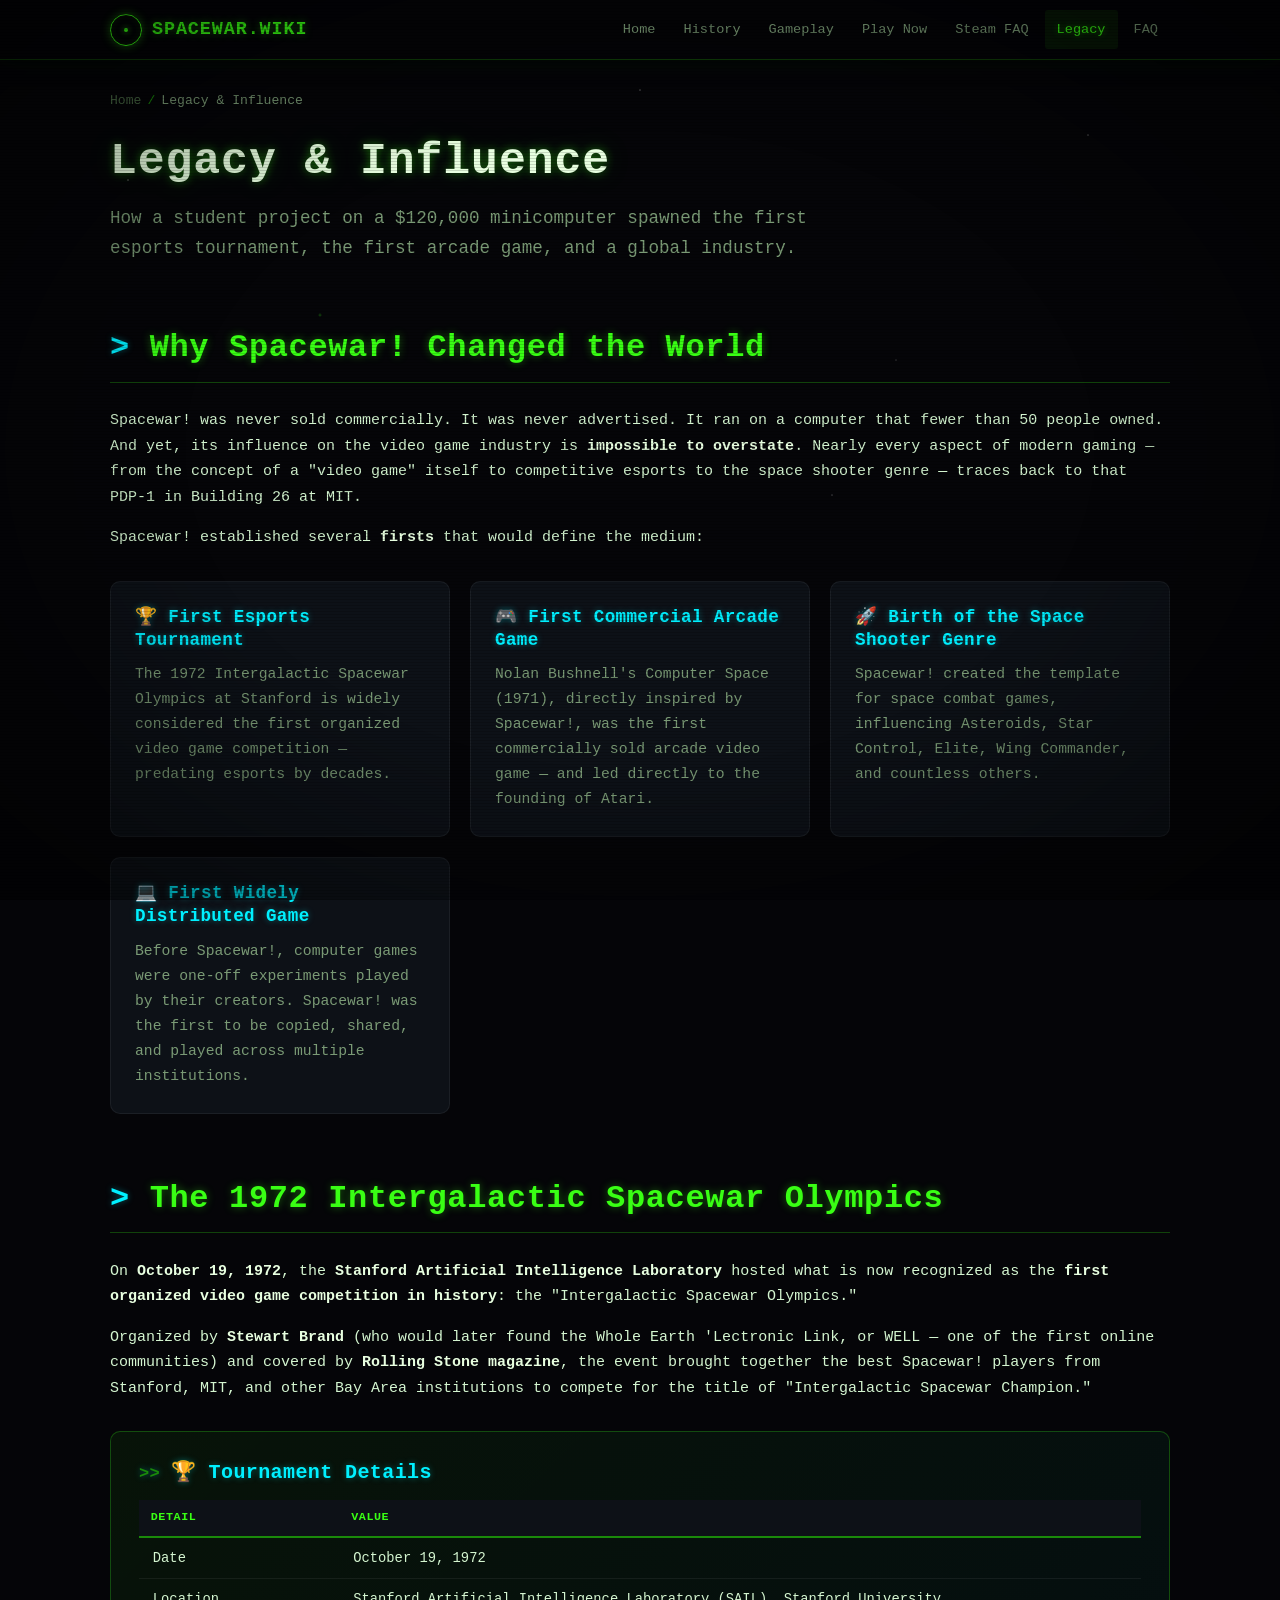
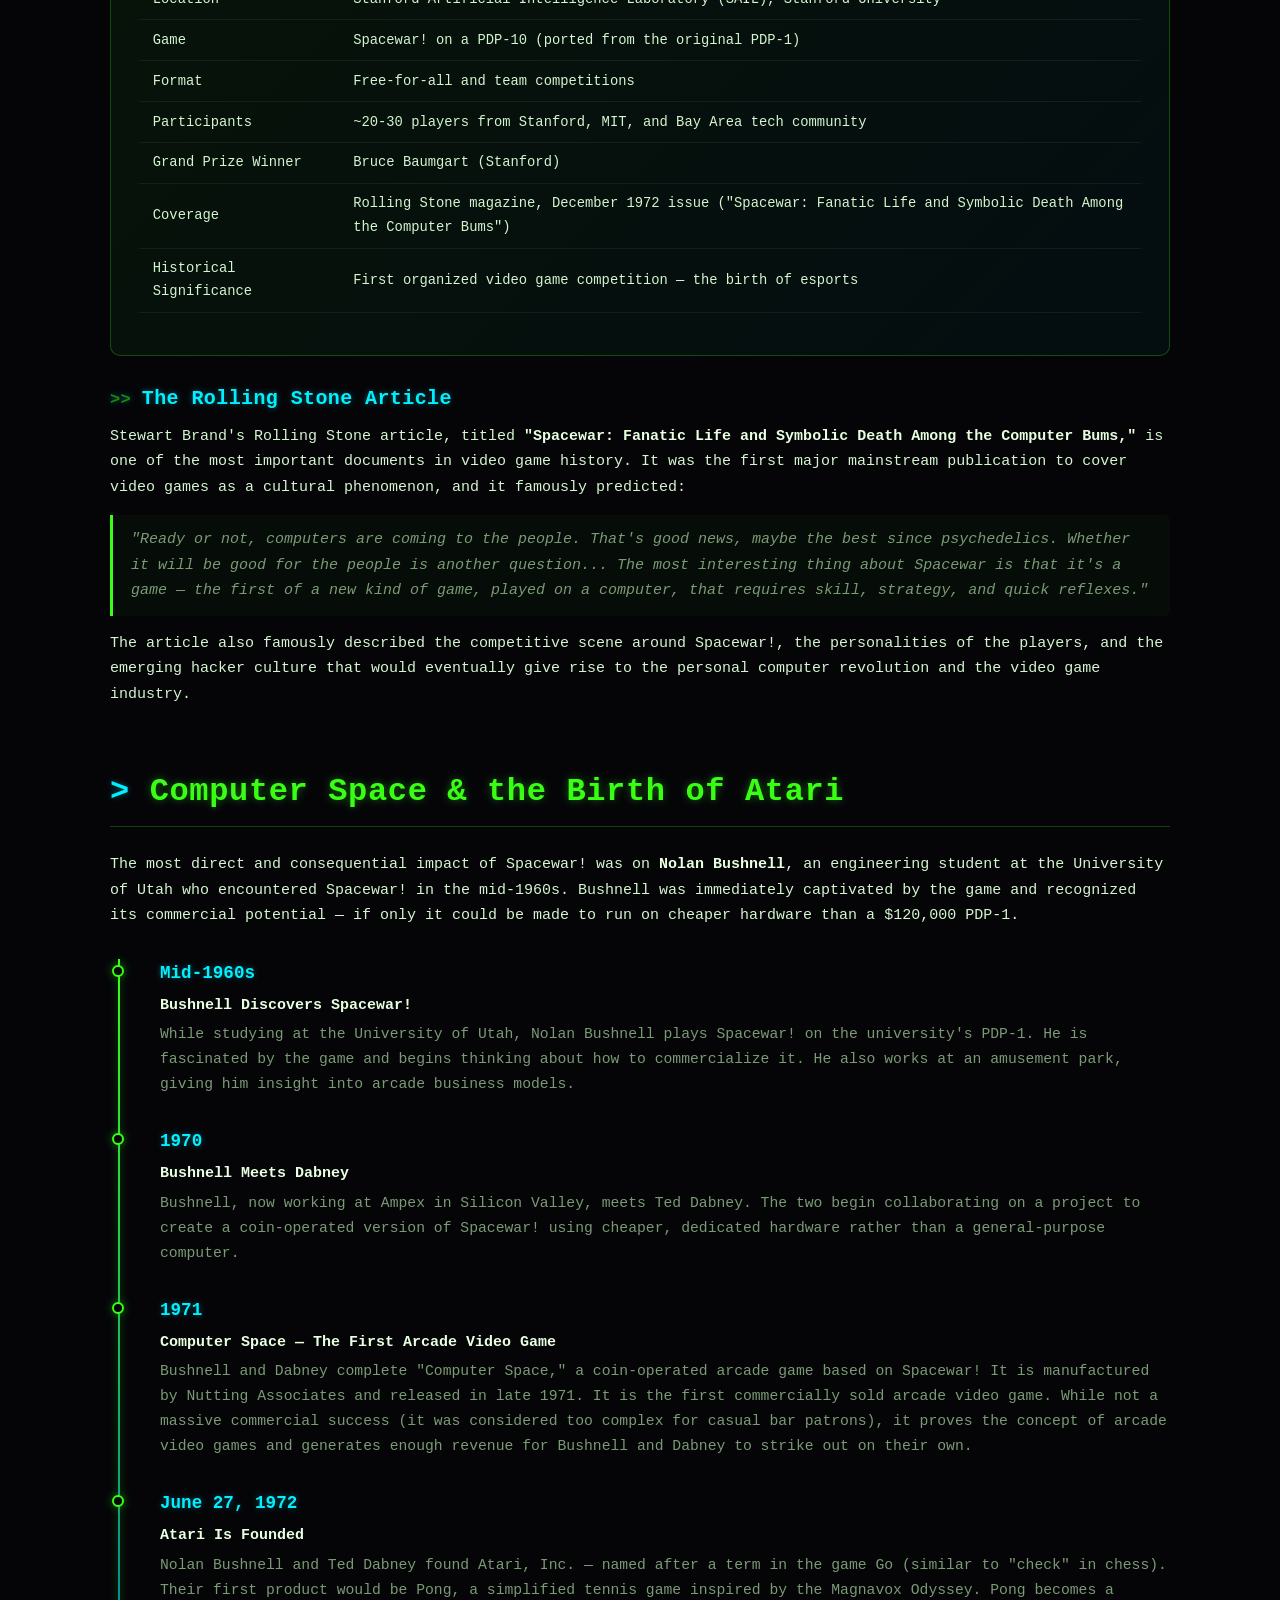
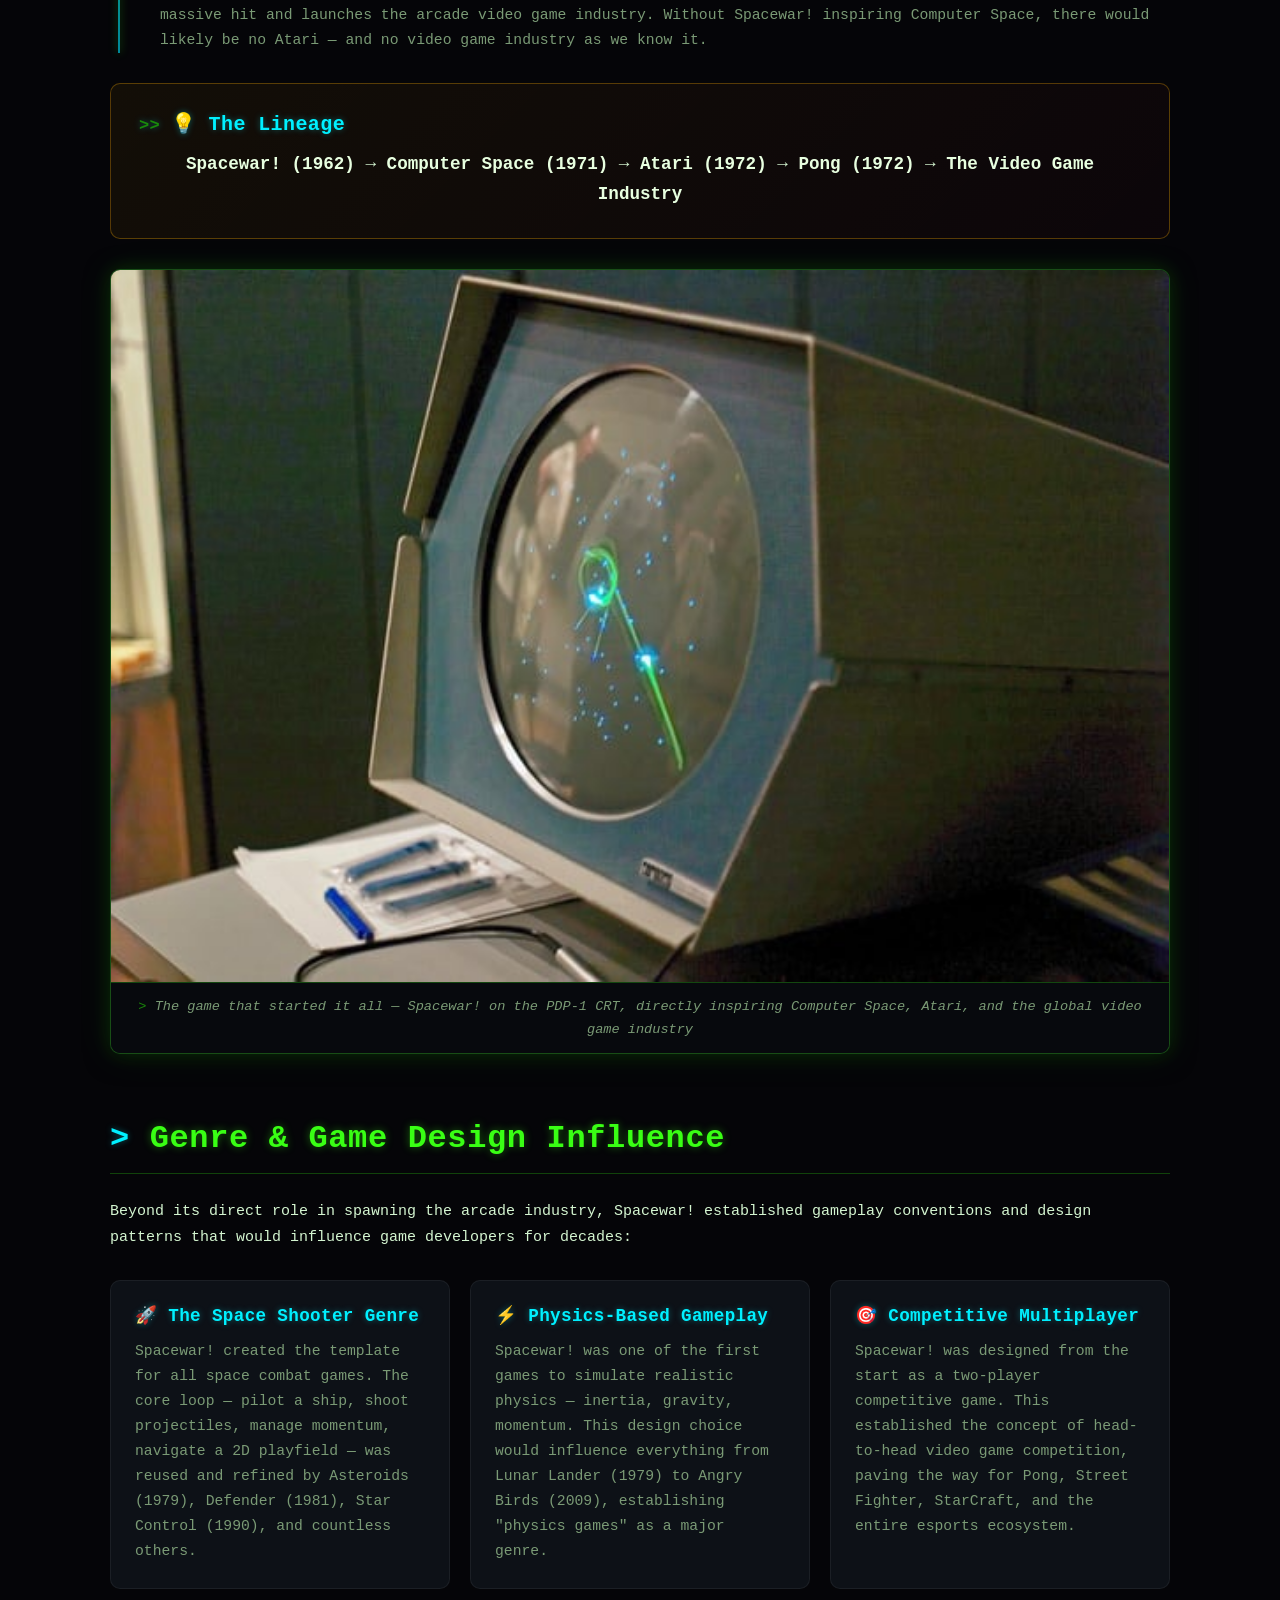
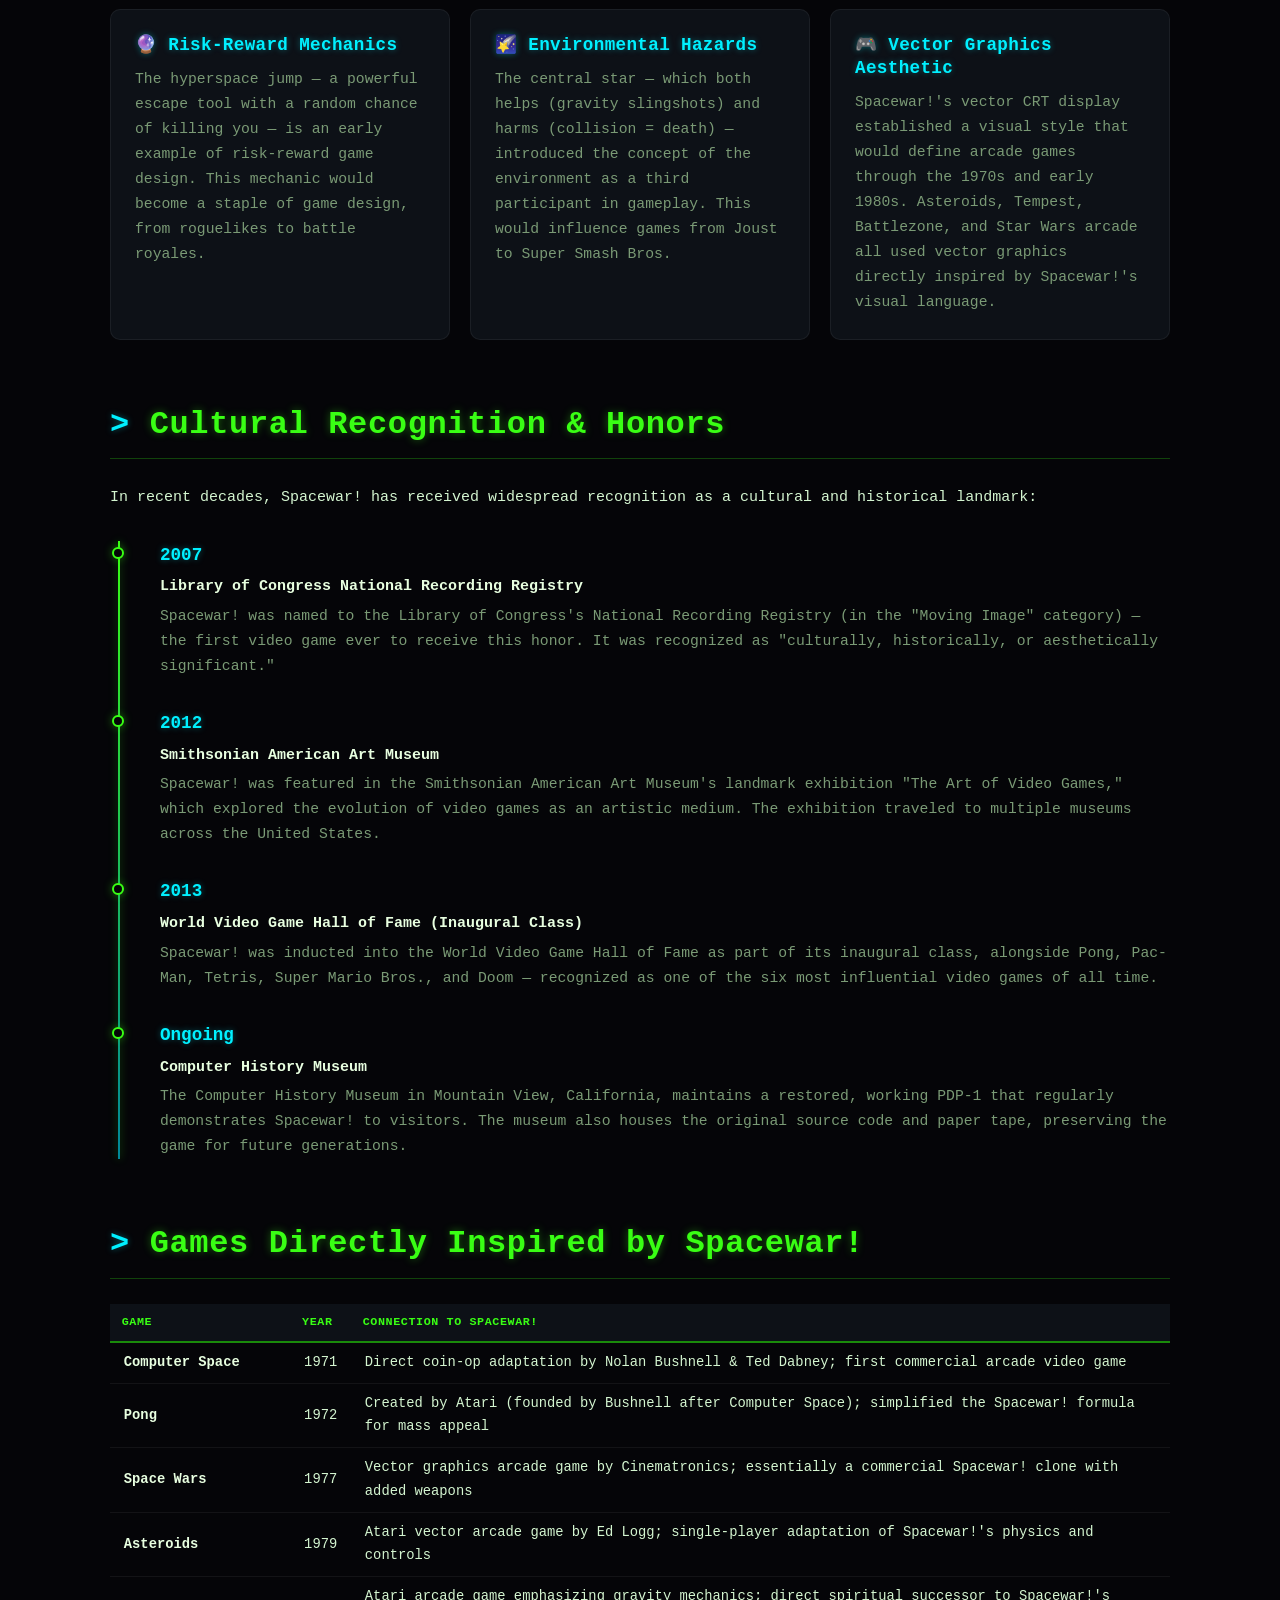
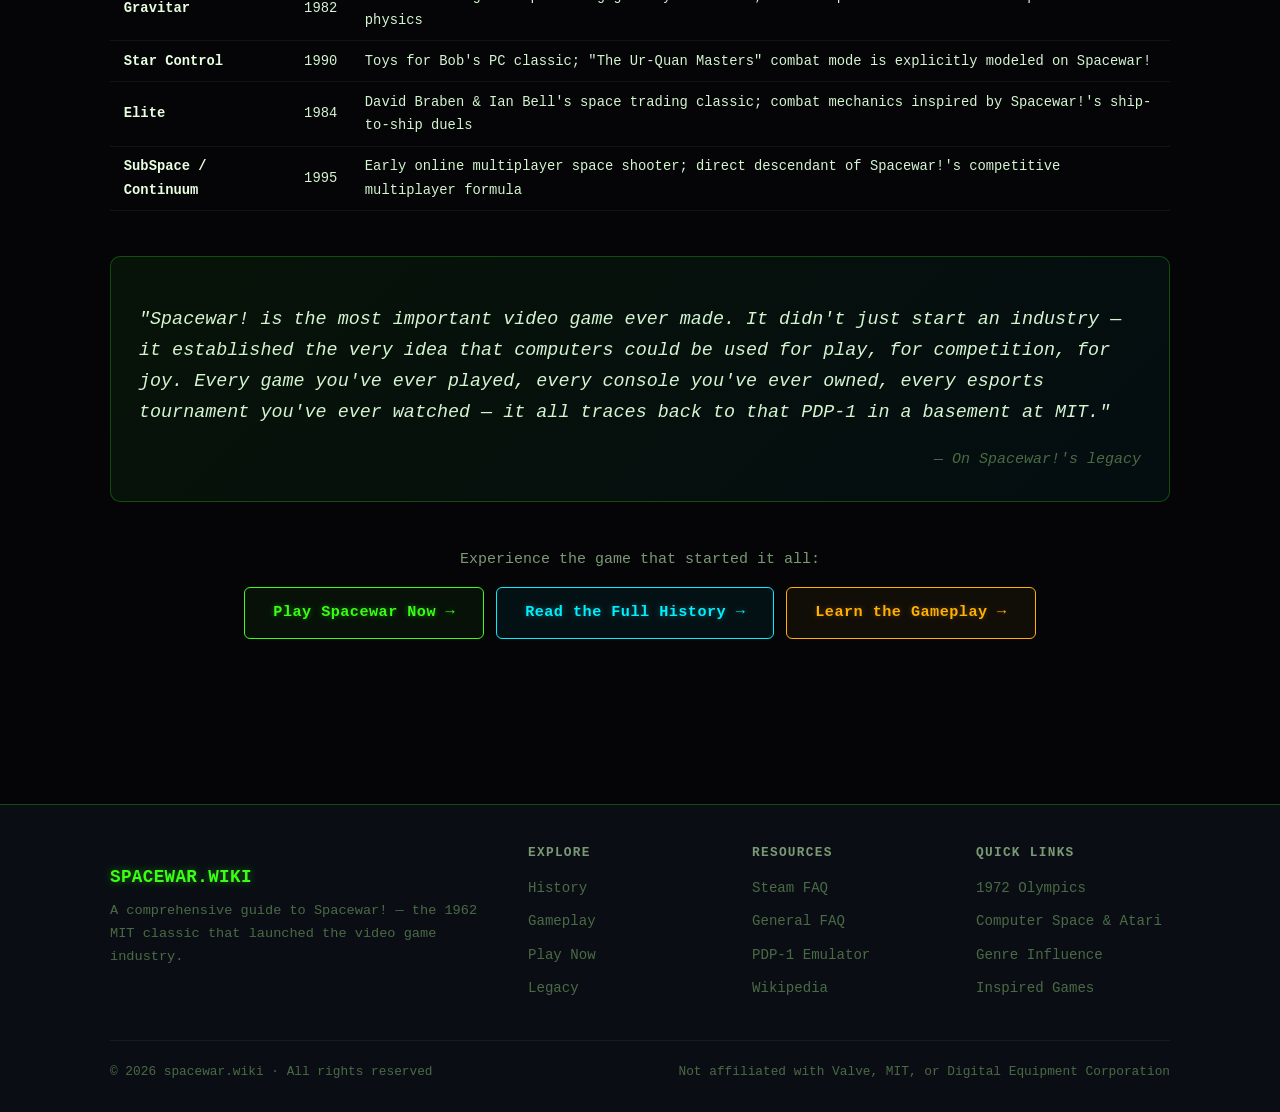
<file: legacy.html>
<!DOCTYPE html>
<html lang="en">
<head>
<!-- Google tag (gtag.js) -->
<script async src="https://www.googletagmanager.com/gtag/js?id=G-P8EME93PV9"></script>
<script>
  window.dataLayer = window.dataLayer || [];
  function gtag(){dataLayer.push(arguments);}
  gtag('js', new Date());

  gtag('config', 'G-P8EME93PV9');
</script>

  <meta charset="UTF-8">
  <meta name="viewport" content="width=device-width, initial-scale=1.0">
  <title>Spacewar Legacy — 1972 Olympics, Computer Space, Atari & Gaming Industry Impact</title>
  <meta name="description" content="The legacy of Spacewar!: the 1972 Intergalactic Spacewar Olympics (first esports), how it inspired Computer Space, Atari, and the entire video game industry.">
  <meta name="keywords" content="spacewar legacy, spacewar influence, intergalactic spacewar olympics 1972, spacewar computer space, spacewar atari, nolan bushnell spacewar, first video game competition, spacewar cultural impact, spacewar industry, spacewar esports">
  <meta name="author" content="spacewar.wiki">
  <meta name="robots" content="index, follow">
  <link rel="canonical" href="https://www.spacewar.wiki/legacy.html">
  <meta name="theme-color" content="#050508">
  <meta property="og:type" content="article">
  <meta property="og:title" content="Spacewar Legacy — Olympics, Atari & Industry Impact">
  <meta property="og:description" content="How Spacewar! inspired the first esports tournament, Computer Space, Atari, and the entire video game industry.">
  <meta property="og:url" content="https://www.spacewar.wiki/legacy.html">
  <meta property="og:image" content="https://www.spacewar.wiki/images/og-cover.jpg">
  <meta name="twitter:card" content="summary_large_image">
  <meta name="twitter:title" content="Spacewar Legacy & Influence">
  <meta name="twitter:description" content="From the 1972 Olympics to Atari and the birth of gaming.">
  <link rel="icon" type="image/svg+xml" href="data:image/svg+xml,<svg xmlns='http://www.w3.org/2000/svg' viewBox='0 0 100 100'><circle cx='50' cy='50' r='45' fill='none' stroke='%2339ff14' stroke-width='3'/><circle cx='50' cy='50' r='6' fill='%2339ff14'/></svg>">
  <!-- Favicon -->
  <link rel="icon" type="image/png" sizes="32x32" href="/favicon-32.png">
  <link rel="icon" type="image/png" sizes="64x64" href="/favicon-64.png">
  <link rel="icon" type="image/png" sizes="192x192" href="/favicon-192.png">
  <link rel="apple-touch-icon" href="/apple-touch-icon.png">
  <link rel="icon" type="image/svg+xml" href="data:image/svg+xml,<svg xmlns='http://www.w3.org/2000/svg' viewBox='0 0 100 100'><rect width='100' height='100' rx='20' fill='%23050508'/><circle cx='50' cy='50' r='20' fill='%2339ff14'/><path d='M30 30 L40 35 L35 45 Z' fill='%2300f0ff'/><path d='M70 70 L60 65 L65 55 Z' fill='%2300f0ff'/></svg>">

  <link rel="stylesheet" href="css/style.css">
  <script type="application/ld+json">
  {"@context":"https://schema.org","@type":"BreadcrumbList","itemListElement":[{"@type":"ListItem","position":1,"name":"Home","item":"https://www.spacewar.wiki/"},{"@type":"ListItem","position":2,"name":"Legacy","item":"https://www.spacewar.wiki/legacy.html"}]}
  </script>
</head>
<body>
  <div class="starfield"></div>
  <nav class="nav" role="navigation" aria-label="Main navigation">
    <div class="nav-inner">
      <a href="index.html" class="nav-brand"><span class="nav-brand-icon" aria-hidden="true"></span><span>SPACEWAR.WIKI</span></a>
      <button class="nav-toggle" aria-label="Toggle navigation menu" aria-expanded="false">&#9776;</button>
      <ul class="nav-links">
        <li><a href="index.html">Home</a></li>
        <li><a href="history.html">History</a></li>
        <li><a href="gameplay.html">Gameplay</a></li>
        <li><a href="play.html">Play Now</a></li>
        <li><a href="steam.html">Steam FAQ</a></li>
        <li><a href="legacy.html" class="active">Legacy</a></li>
        <li><a href="faq.html">FAQ</a></li>
      </ul>
    </div>
  </nav>

  <main>
    <div class="container">
      <div class="breadcrumb">
        <a href="index.html">Home</a>
        <span class="breadcrumb-sep">/</span>
        <span class="breadcrumb-current">Legacy &amp; Influence</span>
      </div>

      <header class="page-header">
        <h1>Legacy &amp; Influence</h1>
        <p class="page-lead">How a student project on a $120,000 minicomputer spawned the first esports tournament, the first arcade game, and a global industry.</p>
      </header>

      <!-- Overview -->
      <section class="section" id="overview">
        <h2>Why Spacewar! Changed the World</h2>
        <p>
          Spacewar! was never sold commercially. It was never advertised. It ran on a computer that fewer
          than 50 people owned. And yet, its influence on the video game industry is <strong>impossible to
          overstate</strong>. Nearly every aspect of modern gaming — from the concept of a "video game" itself
          to competitive esports to the space shooter genre — traces back to that PDP-1 in Building 26 at MIT.
        </p>
        <p>
          Spacewar! established several <strong>firsts</strong> that would define the medium:
        </p>
        <div class="card-grid">
          <div class="card">
            <h3>&#127942; First Esports Tournament</h3>
            <p>The 1972 Intergalactic Spacewar Olympics at Stanford is widely considered the first organized video game competition — predating esports by decades.</p>
          </div>
          <div class="card">
            <h3>&#127918; First Commercial Arcade Game</h3>
            <p>Nolan Bushnell's Computer Space (1971), directly inspired by Spacewar!, was the first commercially sold arcade video game — and led directly to the founding of Atari.</p>
          </div>
          <div class="card">
            <h3>&#128640; Birth of the Space Shooter Genre</h3>
            <p>Spacewar! created the template for space combat games, influencing Asteroids, Star Control, Elite, Wing Commander, and countless others.</p>
          </div>
          <div class="card">
            <h3>&#128187; First Widely Distributed Game</h3>
            <p>Before Spacewar!, computer games were one-off experiments played by their creators. Spacewar! was the first to be copied, shared, and played across multiple institutions.</p>
          </div>
        </div>
      </section>

      <!-- 1972 Olympics -->
      <section class="section" id="olympics">
        <h2>The 1972 Intergalactic Spacewar Olympics</h2>
        <p>
          On <strong>October 19, 1972</strong>, the <strong>Stanford Artificial Intelligence Laboratory</strong>
          hosted what is now recognized as the <strong>first organized video game competition in history</strong>:
          the "Intergalactic Spacewar Olympics."
        </p>
        <p>
          Organized by <strong>Stewart Brand</strong> (who would later found the Whole Earth 'Lectronic Link,
          or WELL — one of the first online communities) and covered by <strong>Rolling Stone magazine</strong>,
          the event brought together the best Spacewar! players from Stanford, MIT, and other Bay Area
          institutions to compete for the title of "Intergalactic Spacewar Champion."
        </p>

        <div class="highlight-box">
          <h3>&#127942; Tournament Details</h3>
          <table>
            <tr><th>Detail</th><th>Value</th></tr>
            <tr><td>Date</td><td>October 19, 1972</td></tr>
            <tr><td>Location</td><td>Stanford Artificial Intelligence Laboratory (SAIL), Stanford University</td></tr>
            <tr><td>Game</td><td>Spacewar! on a PDP-10 (ported from the original PDP-1)</td></tr>
            <tr><td>Format</td><td>Free-for-all and team competitions</td></tr>
            <tr><td>Participants</td><td>~20-30 players from Stanford, MIT, and Bay Area tech community</td></tr>
            <tr><td>Grand Prize Winner</td><td>Bruce Baumgart (Stanford)</td></tr>
            <tr><td>Coverage</td><td>Rolling Stone magazine, December 1972 issue ("Spacewar: Fanatic Life and Symbolic Death Among the Computer Bums")</td></tr>
            <tr><td>Historical Significance</td><td>First organized video game competition — the birth of esports</td></tr>
          </table>
        </div>

        <h3>The Rolling Stone Article</h3>
        <p>
          Stewart Brand's Rolling Stone article, titled <strong>"Spacewar: Fanatic Life and Symbolic Death
          Among the Computer Bums,"</strong> is one of the most important documents in video game history.
          It was the first major mainstream publication to cover video games as a cultural phenomenon, and it
          famously predicted:
        </p>
        <blockquote>
          "Ready or not, computers are coming to the people. That's good news, maybe the best since psychedelics.
          Whether it will be good for the people is another question... The most interesting thing about Spacewar
          is that it's a game — the first of a new kind of game, played on a computer, that requires skill,
          strategy, and quick reflexes."
        </blockquote>
        <p>
          The article also famously described the competitive scene around Spacewar!, the personalities of the
          players, and the emerging hacker culture that would eventually give rise to the personal computer
          revolution and the video game industry.
        </p>
      </section>

      <!-- Computer Space & Atari -->
      <section class="section" id="computer-space">
        <h2>Computer Space &amp; the Birth of Atari</h2>
        <p>
          The most direct and consequential impact of Spacewar! was on <strong>Nolan Bushnell</strong>, an
          engineering student at the University of Utah who encountered Spacewar! in the mid-1960s. Bushnell
          was immediately captivated by the game and recognized its commercial potential — if only it could be
          made to run on cheaper hardware than a $120,000 PDP-1.
        </p>

        <div class="timeline">
          <div class="timeline-item">
            <div class="timeline-year">Mid-1960s</div>
            <div class="timeline-title">Bushnell Discovers Spacewar!</div>
            <div class="timeline-desc">While studying at the University of Utah, Nolan Bushnell plays Spacewar! on the university's PDP-1. He is fascinated by the game and begins thinking about how to commercialize it. He also works at an amusement park, giving him insight into arcade business models.</div>
          </div>
          <div class="timeline-item">
            <div class="timeline-year">1970</div>
            <div class="timeline-title">Bushnell Meets Dabney</div>
            <div class="timeline-desc">Bushnell, now working at Ampex in Silicon Valley, meets Ted Dabney. The two begin collaborating on a project to create a coin-operated version of Spacewar! using cheaper, dedicated hardware rather than a general-purpose computer.</div>
          </div>
          <div class="timeline-item">
            <div class="timeline-year">1971</div>
            <div class="timeline-title">Computer Space — The First Arcade Video Game</div>
            <div class="timeline-desc">Bushnell and Dabney complete "Computer Space," a coin-operated arcade game based on Spacewar! It is manufactured by Nutting Associates and released in late 1971. It is the first commercially sold arcade video game. While not a massive commercial success (it was considered too complex for casual bar patrons), it proves the concept of arcade video games and generates enough revenue for Bushnell and Dabney to strike out on their own.</div>
          </div>
          <div class="timeline-item">
            <div class="timeline-year">June 27, 1972</div>
            <div class="timeline-title">Atari Is Founded</div>
            <div class="timeline-desc">Nolan Bushnell and Ted Dabney found Atari, Inc. — named after a term in the game Go (similar to "check" in chess). Their first product would be Pong, a simplified tennis game inspired by the Magnavox Odyssey. Pong becomes a massive hit and launches the arcade video game industry. Without Spacewar! inspiring Computer Space, there would likely be no Atari — and no video game industry as we know it.</div>
          </div>
        </div>

        <div class="highlight-box amber">
          <h3>&#128161; The Lineage</h3>
          <p style="margin-bottom:0; text-align:center; font-size:1.1rem;">
            <strong>Spacewar! (1962)</strong> &rarr; <strong>Computer Space (1971)</strong> &rarr; <strong>Atari (1972)</strong> &rarr; <strong>Pong (1972)</strong> &rarr; <strong>The Video Game Industry</strong>
          </p>
        </div>

        <div class="image-frame">
          <img src="images/pdp1-crt-green.jpg" alt="Spacewar! running on the PDP-1 Type 30 CRT display at the Computer History Museum — the game that inspired the entire video game industry" loading="lazy">
          <div class="image-caption">The game that started it all — Spacewar! on the PDP-1 CRT, directly inspiring Computer Space, Atari, and the global video game industry</div>
        </div>
      </section>

      <!-- Genre Influence -->
      <section class="section" id="genre-influence">
        <h2>Genre &amp; Game Design Influence</h2>
        <p>
          Beyond its direct role in spawning the arcade industry, Spacewar! established gameplay conventions
          and design patterns that would influence game developers for decades:
        </p>

        <div class="card-grid">
          <div class="card">
            <h3>&#128640; The Space Shooter Genre</h3>
            <p>Spacewar! created the template for all space combat games. The core loop — pilot a ship, shoot projectiles, manage momentum, navigate a 2D playfield — was reused and refined by Asteroids (1979), Defender (1981), Star Control (1990), and countless others.</p>
          </div>
          <div class="card">
            <h3>&#9889; Physics-Based Gameplay</h3>
            <p>Spacewar! was one of the first games to simulate realistic physics — inertia, gravity, momentum. This design choice would influence everything from Lunar Lander (1979) to Angry Birds (2009), establishing "physics games" as a major genre.</p>
          </div>
          <div class="card">
            <h3>&#127919; Competitive Multiplayer</h3>
            <p>Spacewar! was designed from the start as a two-player competitive game. This established the concept of head-to-head video game competition, paving the way for Pong, Street Fighter, StarCraft, and the entire esports ecosystem.</p>
          </div>
          <div class="card">
            <h3>&#128302; Risk-Reward Mechanics</h3>
            <p>The hyperspace jump — a powerful escape tool with a random chance of killing you — is an early example of risk-reward game design. This mechanic would become a staple of game design, from roguelikes to battle royales.</p>
          </div>
          <div class="card">
            <h3>&#127776; Environmental Hazards</h3>
            <p>The central star — which both helps (gravity slingshots) and harms (collision = death) — introduced the concept of the environment as a third participant in gameplay. This would influence games from Joust to Super Smash Bros.</p>
          </div>
          <div class="card">
            <h3>&#127918; Vector Graphics Aesthetic</h3>
            <p>Spacewar!'s vector CRT display established a visual style that would define arcade games through the 1970s and early 1980s. Asteroids, Tempest, Battlezone, and Star Wars arcade all used vector graphics directly inspired by Spacewar!'s visual language.</p>
          </div>
        </div>
      </section>

      <!-- Cultural Recognition -->
      <section class="section" id="cultural-recognition">
        <h2>Cultural Recognition &amp; Honors</h2>
        <p>
          In recent decades, Spacewar! has received widespread recognition as a cultural and historical
          landmark:
        </p>

        <div class="timeline">
          <div class="timeline-item">
            <div class="timeline-year">2007</div>
            <div class="timeline-title">Library of Congress National Recording Registry</div>
            <div class="timeline-desc">Spacewar! was named to the Library of Congress's National Recording Registry (in the "Moving Image" category) — the first video game ever to receive this honor. It was recognized as "culturally, historically, or aesthetically significant."</div>
          </div>
          <div class="timeline-item">
            <div class="timeline-year">2012</div>
            <div class="timeline-title">Smithsonian American Art Museum</div>
            <div class="timeline-desc">Spacewar! was featured in the Smithsonian American Art Museum's landmark exhibition "The Art of Video Games," which explored the evolution of video games as an artistic medium. The exhibition traveled to multiple museums across the United States.</div>
          </div>
          <div class="timeline-item">
            <div class="timeline-year">2013</div>
            <div class="timeline-title">World Video Game Hall of Fame (Inaugural Class)</div>
            <div class="timeline-desc">Spacewar! was inducted into the World Video Game Hall of Fame as part of its inaugural class, alongside Pong, Pac-Man, Tetris, Super Mario Bros., and Doom — recognized as one of the six most influential video games of all time.</div>
          </div>
          <div class="timeline-item">
            <div class="timeline-year">Ongoing</div>
            <div class="timeline-title">Computer History Museum</div>
            <div class="timeline-desc">The Computer History Museum in Mountain View, California, maintains a restored, working PDP-1 that regularly demonstrates Spacewar! to visitors. The museum also houses the original source code and paper tape, preserving the game for future generations.</div>
          </div>
        </div>
      </section>

      <!-- Direct Descendants -->
      <section class="section" id="descendants">
        <h2>Games Directly Inspired by Spacewar!</h2>
        <table>
          <tr><th>Game</th><th>Year</th><th>Connection to Spacewar!</th></tr>
          <tr>
            <td><strong>Computer Space</strong></td>
            <td>1971</td>
            <td>Direct coin-op adaptation by Nolan Bushnell &amp; Ted Dabney; first commercial arcade video game</td>
          </tr>
          <tr>
            <td><strong>Pong</strong></td>
            <td>1972</td>
            <td>Created by Atari (founded by Bushnell after Computer Space); simplified the Spacewar! formula for mass appeal</td>
          </tr>
          <tr>
            <td><strong>Space Wars</strong></td>
            <td>1977</td>
            <td>Vector graphics arcade game by Cinematronics; essentially a commercial Spacewar! clone with added weapons</td>
          </tr>
          <tr>
            <td><strong>Asteroids</strong></td>
            <td>1979</td>
            <td>Atari vector arcade game by Ed Logg; single-player adaptation of Spacewar!'s physics and controls</td>
          </tr>
          <tr>
            <td><strong>Gravitar</strong></td>
            <td>1982</td>
            <td>Atari arcade game emphasizing gravity mechanics; direct spiritual successor to Spacewar!'s physics</td>
          </tr>
          <tr>
            <td><strong>Star Control</strong></td>
            <td>1990</td>
            <td>Toys for Bob's PC classic; "The Ur-Quan Masters" combat mode is explicitly modeled on Spacewar!</td>
          </tr>
          <tr>
            <td><strong>Elite</strong></td>
            <td>1984</td>
            <td>David Braben &amp; Ian Bell's space trading classic; combat mechanics inspired by Spacewar!'s ship-to-ship duels</td>
          </tr>
          <tr>
            <td><strong>SubSpace / Continuum</strong></td>
            <td>1995</td>
            <td>Early online multiplayer space shooter; direct descendant of Spacewar!'s competitive multiplayer formula</td>
          </tr>
        </table>
      </section>

      <!-- Quote -->
      <section class="section" id="quote">
        <div class="highlight-box">
          <blockquote style="border:none; padding:0; background:none; font-size:1.15rem; color:var(--text-primary);">
            "Spacewar! is the most important video game ever made. It didn't just start an industry — it
            established the very idea that computers could be used for play, for competition, for joy.
            Every game you've ever played, every console you've ever owned, every esports tournament you've
            ever watched — it all traces back to that PDP-1 in a basement at MIT."
          </blockquote>
          <p style="text-align:right; margin-bottom:0; color:var(--text-muted); font-style:italic;">
            — On Spacewar!'s legacy
          </p>
        </div>
      </section>

      <!-- CTA -->
      <section class="section" style="text-align:center;">
        <p style="color:var(--text-secondary); margin-bottom:1em;">Experience the game that started it all:</p>
        <div style="display:flex; gap:12px; flex-wrap:wrap; justify-content:center;">
          <a href="play.html" class="btn">Play Spacewar Now &rarr;</a>
          <a href="history.html" class="btn btn-cyan">Read the Full History &rarr;</a>
          <a href="gameplay.html" class="btn btn-amber">Learn the Gameplay &rarr;</a>
        </div>
      </section>

    </div>
  </main>

  <footer class="footer">
    <div class="container">
      <div class="footer-grid">
        <div class="footer-brand">
          <h4>SPACEWAR.WIKI</h4>
          <p>A comprehensive guide to Spacewar! — the 1962 MIT classic that launched the video game industry.</p>
        </div>
        <div class="footer-col"><h5>Explore</h5><ul><li><a href="history.html">History</a></li><li><a href="gameplay.html">Gameplay</a></li><li><a href="play.html">Play Now</a></li><li><a href="legacy.html">Legacy</a></li></ul></div>
        <div class="footer-col"><h5>Resources</h5><ul><li><a href="steam.html">Steam FAQ</a></li><li><a href="faq.html">General FAQ</a></li><li><a href="https://www.masswerk.at/spacewar/" target="_blank" rel="noopener">PDP-1 Emulator</a></li><li><a href="https://en.wikipedia.org/wiki/Spacewar!" target="_blank" rel="noopener">Wikipedia</a></li></ul></div>
        <div class="footer-col"><h5>Quick Links</h5><ul><li><a href="legacy.html#olympics">1972 Olympics</a></li><li><a href="legacy.html#computer-space">Computer Space &amp; Atari</a></li><li><a href="legacy.html#genre-influence">Genre Influence</a></li><li><a href="legacy.html#descendants">Inspired Games</a></li></ul></div>
      </div>
      <div class="footer-bottom">
        <p>&copy; <span data-year>2026</span> spacewar.wiki &middot; All rights reserved</p>
        <p>Not affiliated with Valve, MIT, or Digital Equipment Corporation</p>
      </div>
    </div>
  </footer>

  <button class="back-to-top" aria-label="Back to top">&uarr;</button>
  <script src="js/app.js"></script>
</body>
</html>
</file>
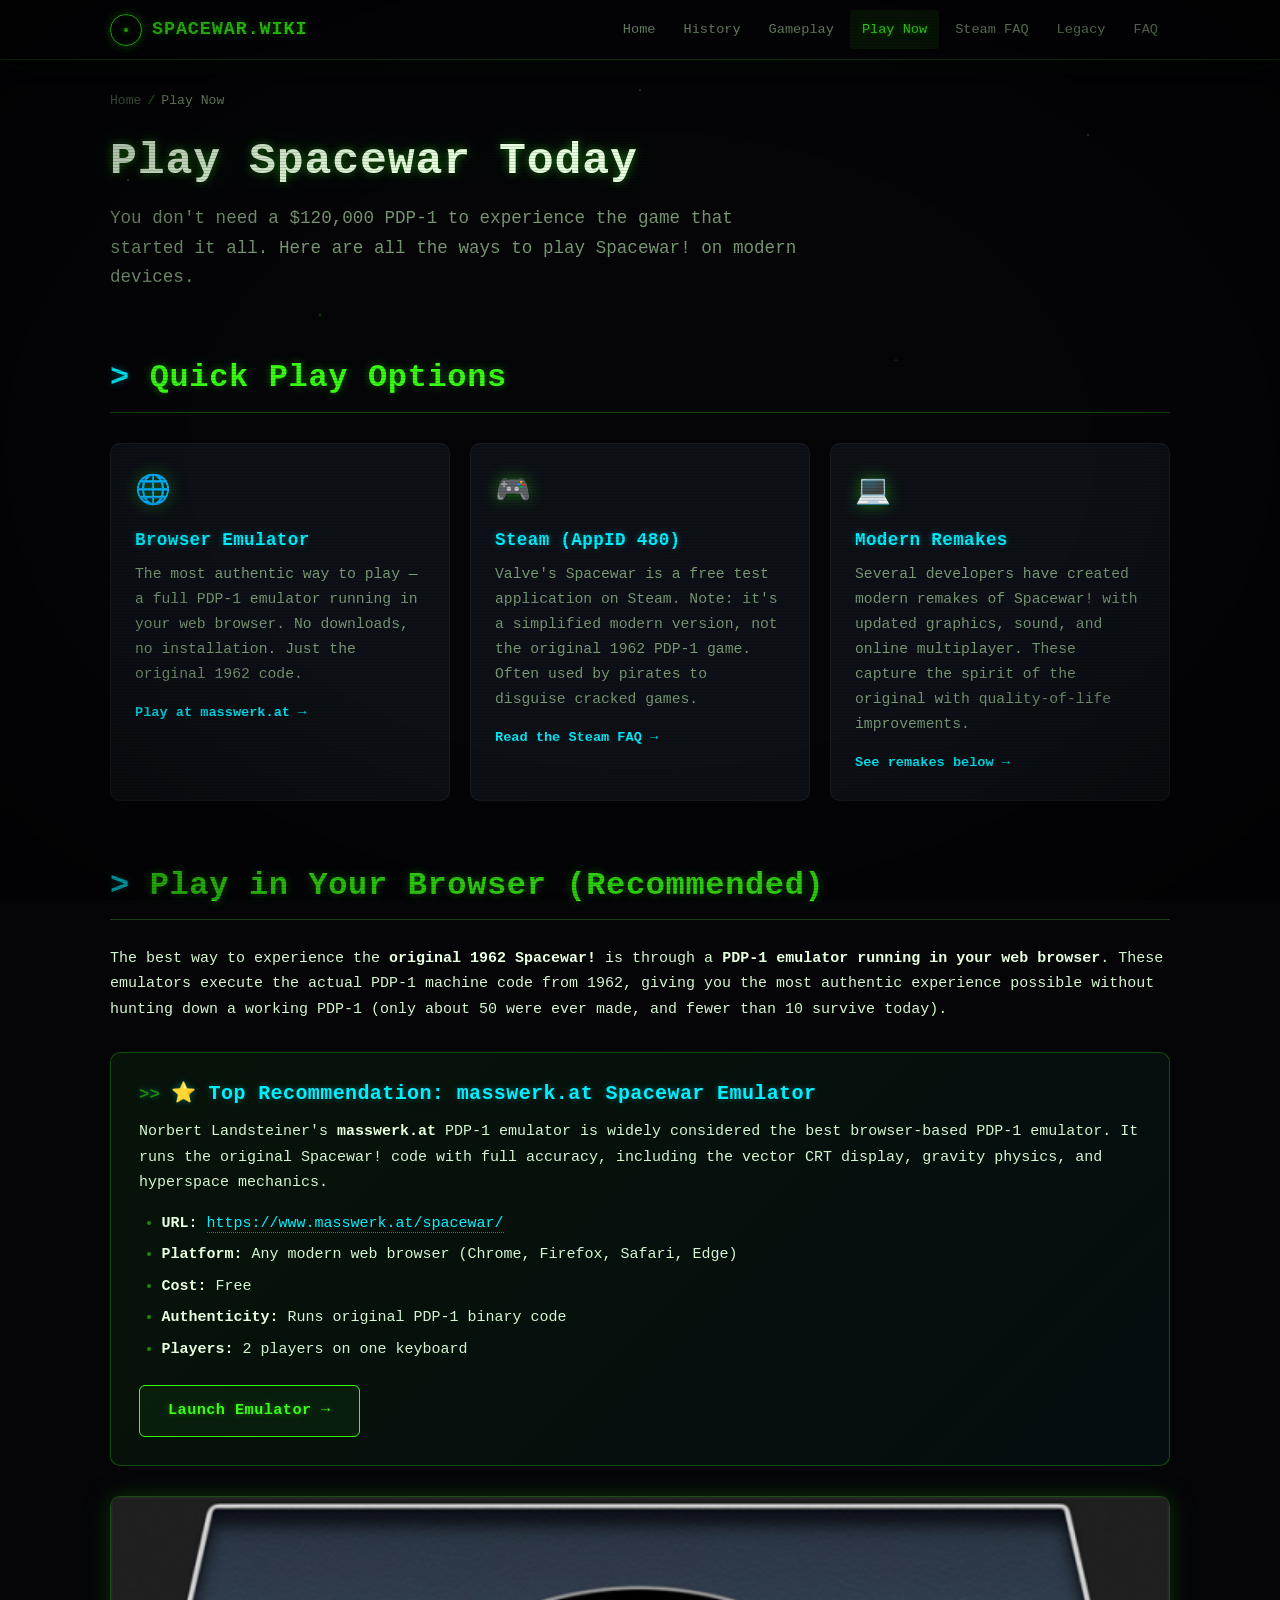
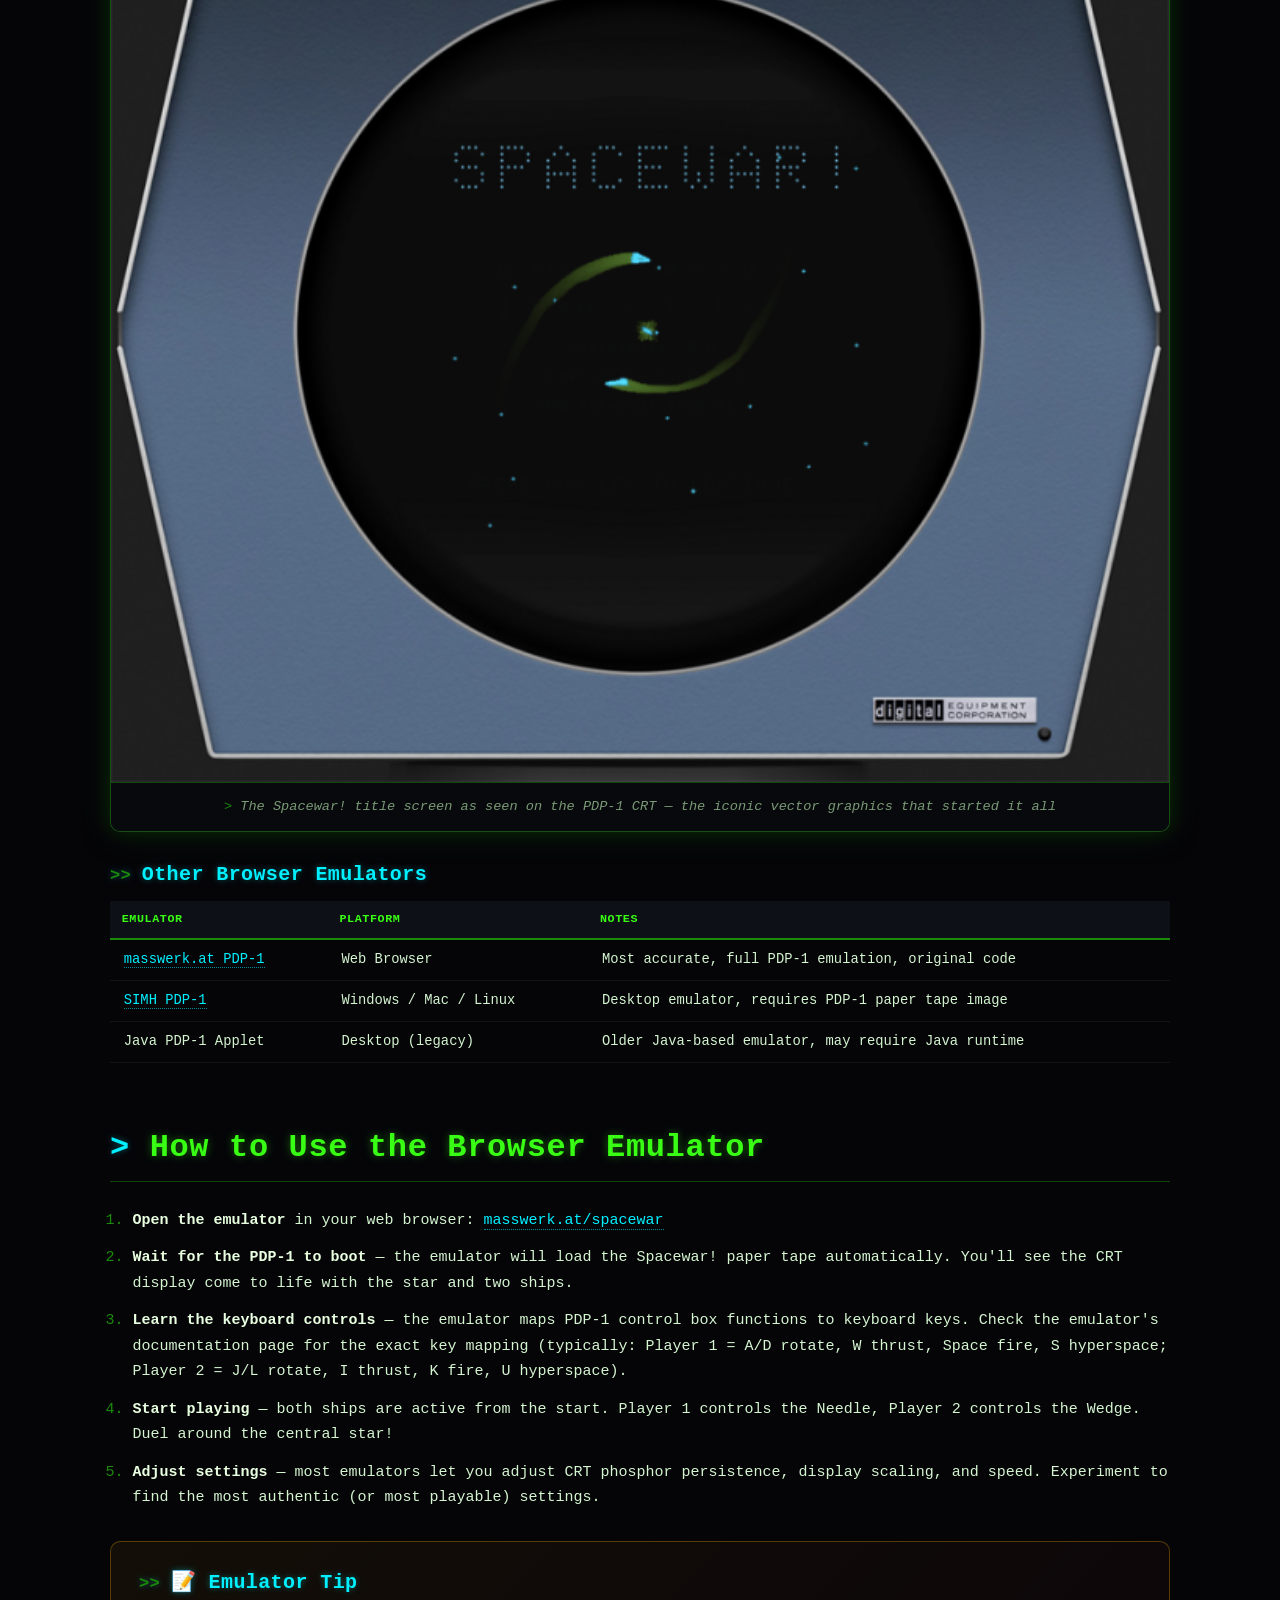
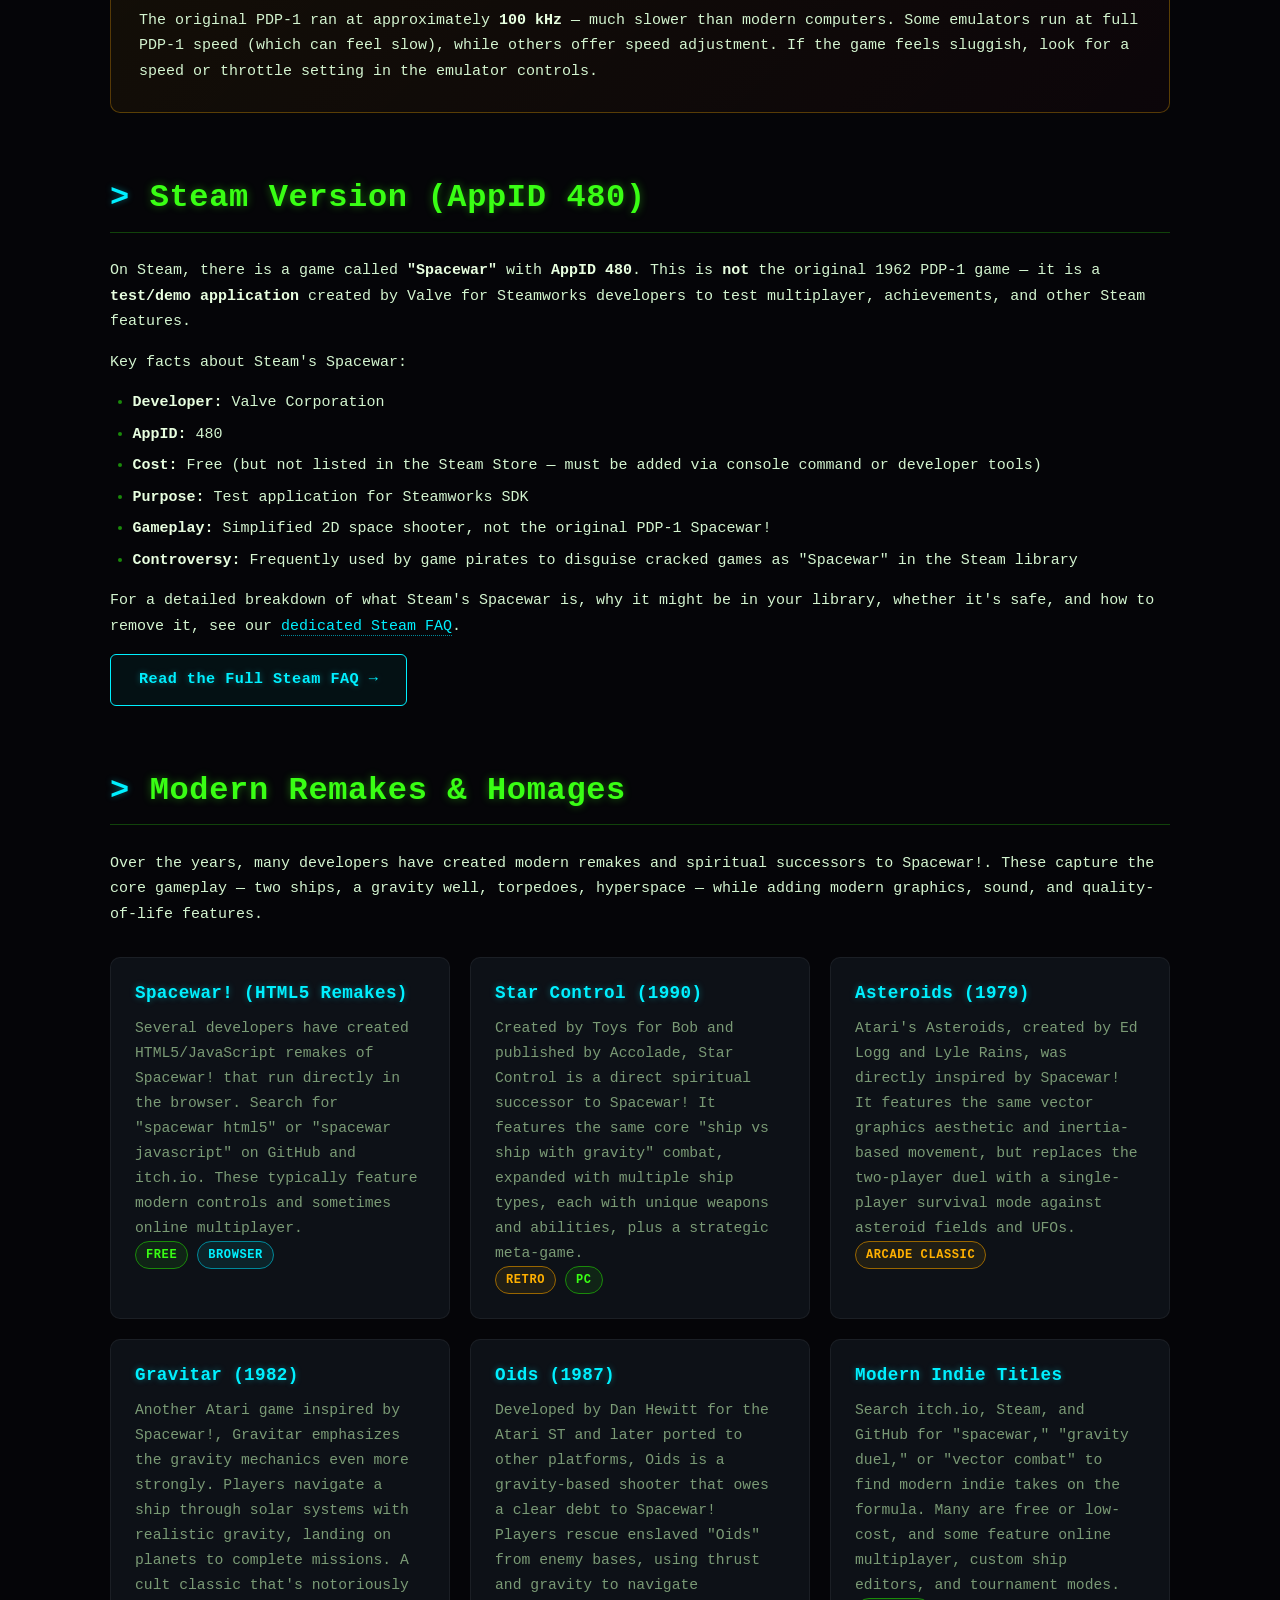
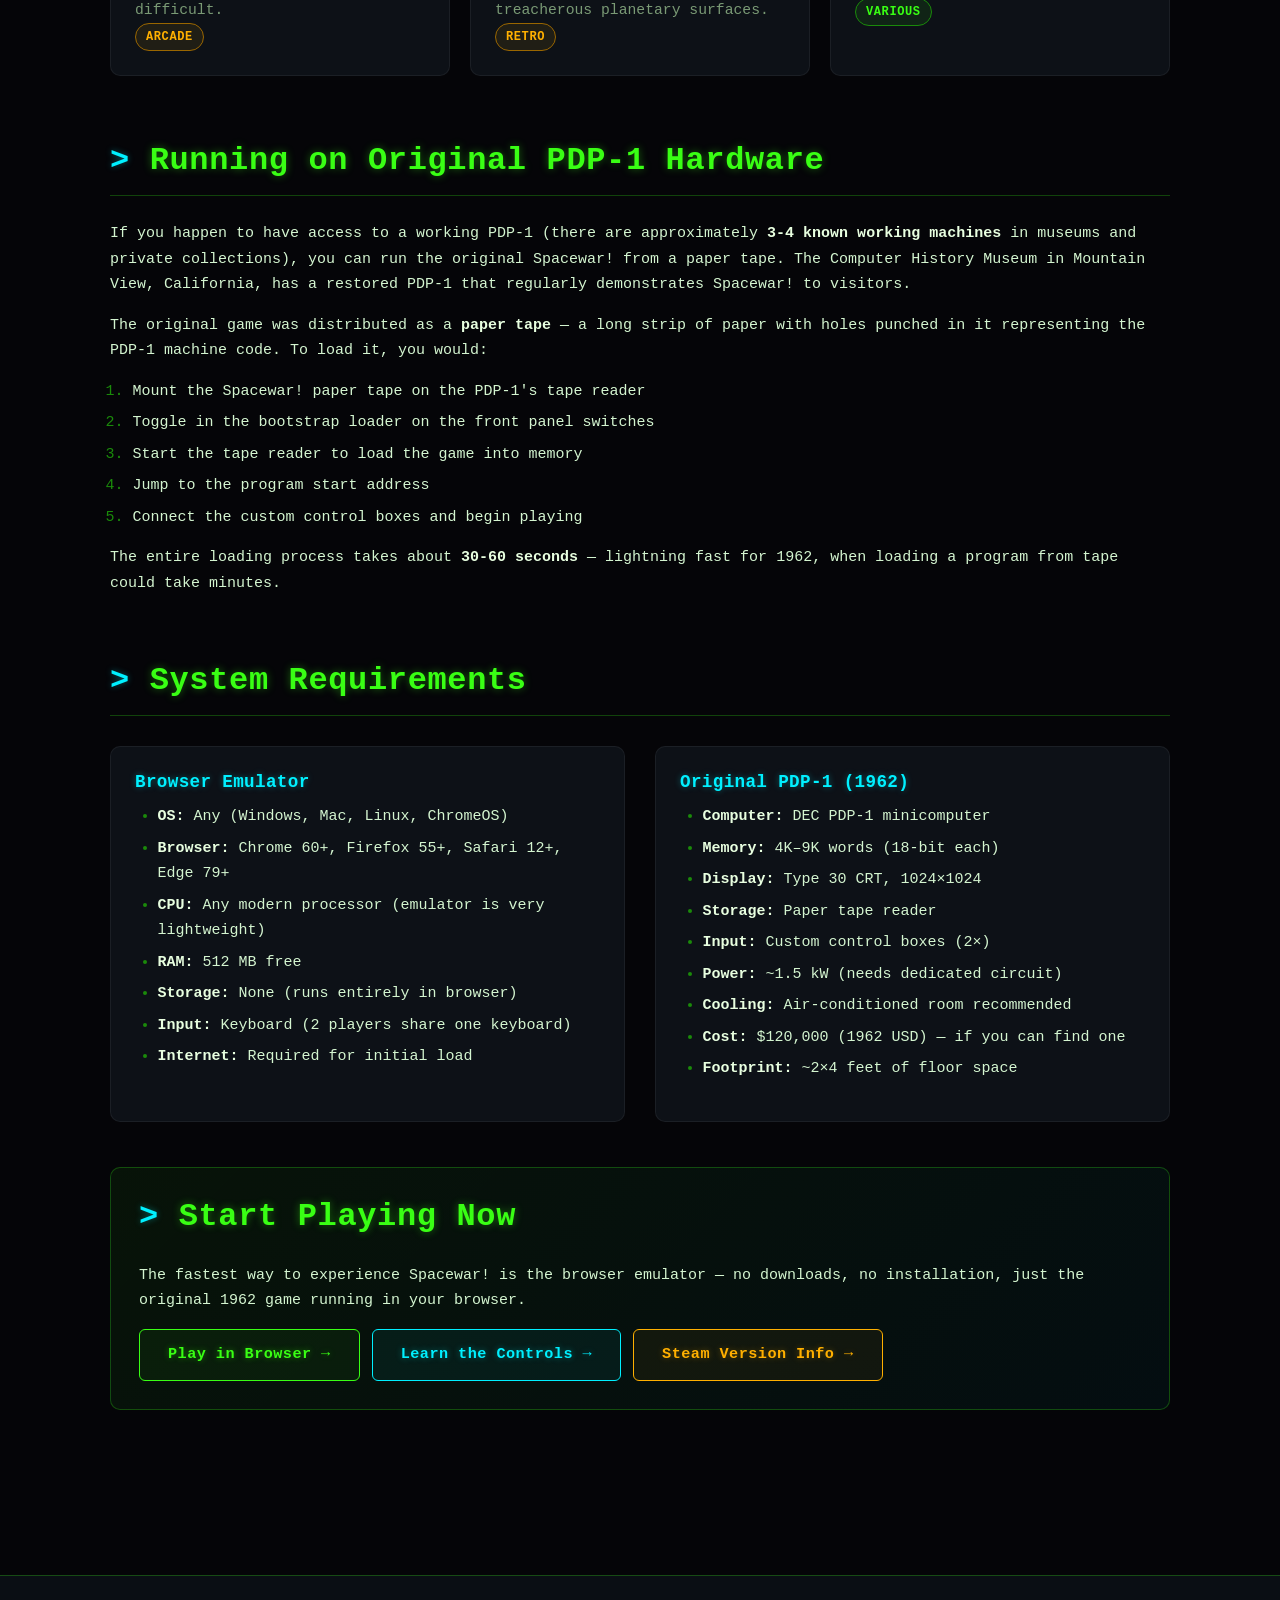
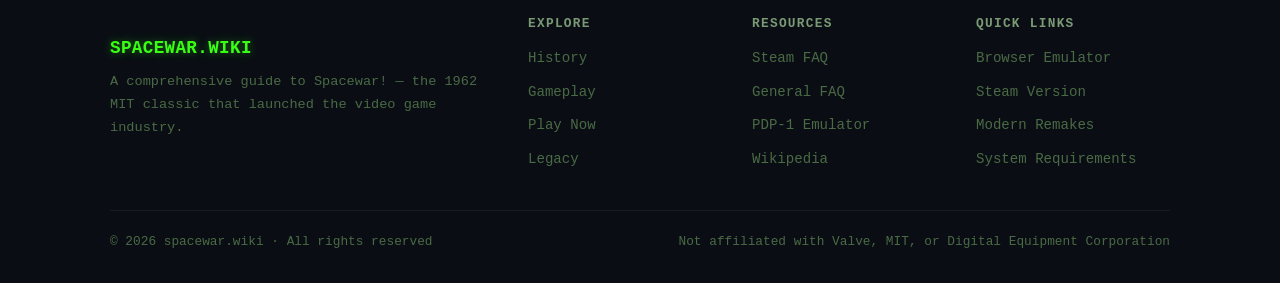
<file: play.html>
<!DOCTYPE html>
<html lang="en">
<head>
<!-- Google tag (gtag.js) -->
<script async src="https://www.googletagmanager.com/gtag/js?id=G-P8EME93PV9"></script>
<script>
  window.dataLayer = window.dataLayer || [];
  function gtag(){dataLayer.push(arguments);}
  gtag('js', new Date());

  gtag('config', 'G-P8EME93PV9');
</script>

  <meta charset="UTF-8">
  <meta name="viewport" content="width=device-width, initial-scale=1.0">
  <title>Play Spacewar Online — Emulators, Browser Versions, Steam & Modern Remakes</title>
  <meta name="description" content="Play Spacewar! today: browser-based PDP-1 emulators, online versions, Steam (AppID 480), modern remakes, and how to run the original 1962 game on modern devices.">
  <meta name="keywords" content="play spacewar, spacewar online, spacewar emulator, spacewar browser, spacewar steam, spacewar download, spacewar remake, spacewar flash, pdp-1 emulator, spacewar play now">
  <meta name="author" content="spacewar.wiki">
  <meta name="robots" content="index, follow">
  <link rel="canonical" href="https://www.spacewar.wiki/play.html">
  <meta name="theme-color" content="#050508">
  <meta property="og:type" content="article">
  <meta property="og:title" content="Play Spacewar Online — Emulators, Steam & Remakes">
  <meta property="og:description" content="Play the original 1962 Spacewar! in your browser, on Steam, or via modern remakes.">
  <meta property="og:url" content="https://www.spacewar.wiki/play.html">
  <meta property="og:image" content="https://www.spacewar.wiki/images/og-cover.jpg">
  <meta name="twitter:card" content="summary_large_image">
  <meta name="twitter:title" content="Play Spacewar Online">
  <meta name="twitter:description" content="Browser emulators, Steam, and modern remakes of the 1962 classic.">
  <link rel="icon" type="image/svg+xml" href="data:image/svg+xml,<svg xmlns='http://www.w3.org/2000/svg' viewBox='0 0 100 100'><circle cx='50' cy='50' r='45' fill='none' stroke='%2339ff14' stroke-width='3'/><circle cx='50' cy='50' r='6' fill='%2339ff14'/></svg>">
  <!-- Favicon -->
  <link rel="icon" type="image/png" sizes="32x32" href="/favicon-32.png">
  <link rel="icon" type="image/png" sizes="64x64" href="/favicon-64.png">
  <link rel="icon" type="image/png" sizes="192x192" href="/favicon-192.png">
  <link rel="apple-touch-icon" href="/apple-touch-icon.png">
  <link rel="icon" type="image/svg+xml" href="data:image/svg+xml,<svg xmlns='http://www.w3.org/2000/svg' viewBox='0 0 100 100'><rect width='100' height='100' rx='20' fill='%23050508'/><circle cx='50' cy='50' r='20' fill='%2339ff14'/><path d='M30 30 L40 35 L35 45 Z' fill='%2300f0ff'/><path d='M70 70 L60 65 L65 55 Z' fill='%2300f0ff'/></svg>">

  <link rel="stylesheet" href="css/style.css">
  <script type="application/ld+json">
  {"@context":"https://schema.org","@type":"BreadcrumbList","itemListElement":[{"@type":"ListItem","position":1,"name":"Home","item":"https://www.spacewar.wiki/"},{"@type":"ListItem","position":2,"name":"Play Now","item":"https://www.spacewar.wiki/play.html"}]}
  </script>
</head>
<body>
  <div class="starfield"></div>
  <nav class="nav" role="navigation" aria-label="Main navigation">
    <div class="nav-inner">
      <a href="index.html" class="nav-brand"><span class="nav-brand-icon" aria-hidden="true"></span><span>SPACEWAR.WIKI</span></a>
      <button class="nav-toggle" aria-label="Toggle navigation menu" aria-expanded="false">&#9776;</button>
      <ul class="nav-links">
        <li><a href="index.html">Home</a></li>
        <li><a href="history.html">History</a></li>
        <li><a href="gameplay.html">Gameplay</a></li>
        <li><a href="play.html" class="active">Play Now</a></li>
        <li><a href="steam.html">Steam FAQ</a></li>
        <li><a href="legacy.html">Legacy</a></li>
        <li><a href="faq.html">FAQ</a></li>
      </ul>
    </div>
  </nav>

  <main>
    <div class="container">
      <div class="breadcrumb">
        <a href="index.html">Home</a>
        <span class="breadcrumb-sep">/</span>
        <span class="breadcrumb-current">Play Now</span>
      </div>

      <header class="page-header">
        <h1>Play Spacewar Today</h1>
        <p class="page-lead">You don't need a $120,000 PDP-1 to experience the game that started it all. Here are all the ways to play Spacewar! on modern devices.</p>
      </header>

      <!-- Quick Options -->
      <section class="section" id="quick-options">
        <h2>Quick Play Options</h2>
        <div class="card-grid">
          <div class="card">
            <span class="card-icon" aria-hidden="true">&#127760;</span>
            <h3>Browser Emulator</h3>
            <p>The most authentic way to play — a full PDP-1 emulator running in your web browser. No downloads, no installation. Just the original 1962 code.</p>
            <a href="https://www.masswerk.at/spacewar/" target="_blank" rel="noopener" class="card-link">Play at masswerk.at</a>
          </div>
          <div class="card">
            <span class="card-icon" aria-hidden="true">&#127918;</span>
            <h3>Steam (AppID 480)</h3>
            <p>Valve's Spacewar is a free test application on Steam. Note: it's a simplified modern version, not the original 1962 PDP-1 game. Often used by pirates to disguise cracked games.</p>
            <a href="steam.html" class="card-link">Read the Steam FAQ</a>
          </div>
          <div class="card">
            <span class="card-icon" aria-hidden="true">&#128187;</span>
            <h3>Modern Remakes</h3>
            <p>Several developers have created modern remakes of Spacewar! with updated graphics, sound, and online multiplayer. These capture the spirit of the original with quality-of-life improvements.</p>
            <a href="#remakes" class="card-link">See remakes below</a>
          </div>
        </div>
      </section>

      <!-- Browser Emulator -->
      <section class="section" id="browser-emulator">
        <h2>Play in Your Browser (Recommended)</h2>
        <p>
          The best way to experience the <strong>original 1962 Spacewar!</strong> is through a
          <strong>PDP-1 emulator running in your web browser</strong>. These emulators execute the actual
          PDP-1 machine code from 1962, giving you the most authentic experience possible without hunting
          down a working PDP-1 (only about 50 were ever made, and fewer than 10 survive today).
        </p>

        <div class="highlight-box">
          <h3>&#11088; Top Recommendation: masswerk.at Spacewar Emulator</h3>
          <p>
            Norbert Landsteiner's <strong>masswerk.at</strong> PDP-1 emulator is widely considered the best
            browser-based PDP-1 emulator. It runs the original Spacewar! code with full accuracy, including
            the vector CRT display, gravity physics, and hyperspace mechanics.
          </p>
          <ul>
            <li><strong>URL:</strong> <a href="https://www.masswerk.at/spacewar/" target="_blank" rel="noopener">https://www.masswerk.at/spacewar/</a></li>
            <li><strong>Platform:</strong> Any modern web browser (Chrome, Firefox, Safari, Edge)</li>
            <li><strong>Cost:</strong> Free</li>
            <li><strong>Authenticity:</strong> Runs original PDP-1 binary code</li>
            <li><strong>Players:</strong> 2 players on one keyboard</li>
          </ul>
          <a href="https://www.masswerk.at/spacewar/" target="_blank" rel="noopener" class="btn" style="margin-top:0.5em;">Launch Emulator &rarr;</a>
        </div>

        <div class="image-frame">
          <img src="images/spacewar-screenshot.jpg" alt="Spacewar! title screen showing the SPACEWAR! title, two ships (Needle and Wedge), and central star on the PDP-1 CRT display" loading="lazy">
          <div class="image-caption">The Spacewar! title screen as seen on the PDP-1 CRT — the iconic vector graphics that started it all</div>
        </div>

        <h3>Other Browser Emulators</h3>
        <table>
          <tr><th>Emulator</th><th>Platform</th><th>Notes</th></tr>
          <tr>
            <td><a href="https://www.masswerk.at/spacewar/" target="_blank" rel="noopener">masswerk.at PDP-1</a></td>
            <td>Web Browser</td>
            <td>Most accurate, full PDP-1 emulation, original code</td>
          </tr>
          <tr>
            <td><a href="https://simh.trailing-edge.com/" target="_blank" rel="noopener">SIMH PDP-1</a></td>
            <td>Windows / Mac / Linux</td>
            <td>Desktop emulator, requires PDP-1 paper tape image</td>
          </tr>
          <tr>
            <td>Java PDP-1 Applet</td>
            <td>Desktop (legacy)</td>
            <td>Older Java-based emulator, may require Java runtime</td>
          </tr>
        </table>
      </section>

      <!-- How to use the emulator -->
      <section class="section" id="emulator-guide">
        <h2>How to Use the Browser Emulator</h2>
        <ol>
          <li style="margin-bottom:0.8em;"><strong>Open the emulator</strong> in your web browser: <a href="https://www.masswerk.at/spacewar/" target="_blank" rel="noopener">masswerk.at/spacewar</a></li>
          <li style="margin-bottom:0.8em;"><strong>Wait for the PDP-1 to boot</strong> — the emulator will load the Spacewar! paper tape automatically. You'll see the CRT display come to life with the star and two ships.</li>
          <li style="margin-bottom:0.8em;"><strong>Learn the keyboard controls</strong> — the emulator maps PDP-1 control box functions to keyboard keys. Check the emulator's documentation page for the exact key mapping (typically: Player 1 = A/D rotate, W thrust, Space fire, S hyperspace; Player 2 = J/L rotate, I thrust, K fire, U hyperspace).</li>
          <li style="margin-bottom:0.8em;"><strong>Start playing</strong> — both ships are active from the start. Player 1 controls the Needle, Player 2 controls the Wedge. Duel around the central star!</li>
          <li><strong>Adjust settings</strong> — most emulators let you adjust CRT phosphor persistence, display scaling, and speed. Experiment to find the most authentic (or most playable) settings.</li>
        </ol>

        <div class="highlight-box amber">
          <h3>&#128221; Emulator Tip</h3>
          <p style="margin-bottom:0;">
            The original PDP-1 ran at approximately <strong>100 kHz</strong> — much slower than modern
            computers. Some emulators run at full PDP-1 speed (which can feel slow), while others offer
            speed adjustment. If the game feels sluggish, look for a speed or throttle setting in the
            emulator controls.
          </p>
        </div>
      </section>

      <!-- Steam -->
      <section class="section" id="steam">
        <h2>Steam Version (AppID 480)</h2>
        <p>
          On Steam, there is a game called <strong>"Spacewar"</strong> with <strong>AppID 480</strong>.
          This is <strong>not</strong> the original 1962 PDP-1 game — it is a <strong>test/demo
          application</strong> created by Valve for Steamworks developers to test multiplayer, achievements,
          and other Steam features.
        </p>
        <p>
          Key facts about Steam's Spacewar:
        </p>
        <ul>
          <li><strong>Developer:</strong> Valve Corporation</li>
          <li><strong>AppID:</strong> 480</li>
          <li><strong>Cost:</strong> Free (but not listed in the Steam Store — must be added via console command or developer tools)</li>
          <li><strong>Purpose:</strong> Test application for Steamworks SDK</li>
          <li><strong>Gameplay:</strong> Simplified 2D space shooter, not the original PDP-1 Spacewar!</li>
          <li><strong>Controversy:</strong> Frequently used by game pirates to disguise cracked games as "Spacewar" in the Steam library</li>
        </ul>
        <p>
          For a detailed breakdown of what Steam's Spacewar is, why it might be in your library, whether
          it's safe, and how to remove it, see our <a href="steam.html">dedicated Steam FAQ</a>.
        </p>
        <a href="steam.html" class="btn btn-cyan">Read the Full Steam FAQ &rarr;</a>
      </section>

      <!-- Modern Remakes -->
      <section class="section" id="remakes">
        <h2>Modern Remakes &amp; Homages</h2>
        <p>
          Over the years, many developers have created modern remakes and spiritual successors to Spacewar!.
          These capture the core gameplay — two ships, a gravity well, torpedoes, hyperspace — while adding
          modern graphics, sound, and quality-of-life features.
        </p>

        <div class="card-grid">
          <div class="card">
            <h3>Spacewar! (HTML5 Remakes)</h3>
            <p>Several developers have created HTML5/JavaScript remakes of Spacewar! that run directly in the browser. Search for "spacewar html5" or "spacewar javascript" on GitHub and itch.io. These typically feature modern controls and sometimes online multiplayer.</p>
            <span class="badge badge-green">Free</span> <span class="badge badge-cyan">Browser</span>
          </div>
          <div class="card">
            <h3>Star Control (1990)</h3>
            <p>Created by Toys for Bob and published by Accolade, Star Control is a direct spiritual successor to Spacewar! It features the same core "ship vs ship with gravity" combat, expanded with multiple ship types, each with unique weapons and abilities, plus a strategic meta-game.</p>
            <span class="badge badge-amber">Retro</span> <span class="badge badge-green">PC</span>
          </div>
          <div class="card">
            <h3>Asteroids (1979)</h3>
            <p>Atari's Asteroids, created by Ed Logg and Lyle Rains, was directly inspired by Spacewar! It features the same vector graphics aesthetic and inertia-based movement, but replaces the two-player duel with a single-player survival mode against asteroid fields and UFOs.</p>
            <span class="badge badge-amber">Arcade Classic</span>
          </div>
          <div class="card">
            <h3>Gravitar (1982)</h3>
            <p>Another Atari game inspired by Spacewar!, Gravitar emphasizes the gravity mechanics even more strongly. Players navigate a ship through solar systems with realistic gravity, landing on planets to complete missions. A cult classic that's notoriously difficult.</p>
            <span class="badge badge-amber">Arcade</span>
          </div>
          <div class="card">
            <h3>Oids (1987)</h3>
            <p>Developed by Dan Hewitt for the Atari ST and later ported to other platforms, Oids is a gravity-based shooter that owes a clear debt to Spacewar! Players rescue enslaved "Oids" from enemy bases, using thrust and gravity to navigate treacherous planetary surfaces.</p>
            <span class="badge badge-amber">Retro</span>
          </div>
          <div class="card">
            <h3>Modern Indie Titles</h3>
            <p>Search itch.io, Steam, and GitHub for "spacewar," "gravity duel," or "vector combat" to find modern indie takes on the formula. Many are free or low-cost, and some feature online multiplayer, custom ship editors, and tournament modes.</p>
            <span class="badge badge-green">Various</span>
          </div>
        </div>
      </section>

      <!-- Running on Original Hardware -->
      <section class="section" id="original-hardware">
        <h2>Running on Original PDP-1 Hardware</h2>
        <p>
          If you happen to have access to a working PDP-1 (there are approximately <strong>3-4 known
          working machines</strong> in museums and private collections), you can run the original Spacewar!
          from a paper tape. The Computer History Museum in Mountain View, California, has a restored PDP-1
          that regularly demonstrates Spacewar! to visitors.
        </p>
        <p>
          The original game was distributed as a <strong>paper tape</strong> — a long strip of paper with
          holes punched in it representing the PDP-1 machine code. To load it, you would:
        </p>
        <ol>
          <li>Mount the Spacewar! paper tape on the PDP-1's tape reader</li>
          <li>Toggle in the bootstrap loader on the front panel switches</li>
          <li>Start the tape reader to load the game into memory</li>
          <li>Jump to the program start address</li>
          <li>Connect the custom control boxes and begin playing</li>
        </ol>
        <p>
          The entire loading process takes about <strong>30-60 seconds</strong> — lightning fast for 1962,
          when loading a program from tape could take minutes.
        </p>
      </section>

      <!-- System Requirements -->
      <section class="section" id="requirements">
        <h2>System Requirements</h2>
        <div class="two-col">
          <div class="card">
            <h3>Browser Emulator</h3>
            <ul>
              <li><strong>OS:</strong> Any (Windows, Mac, Linux, ChromeOS)</li>
              <li><strong>Browser:</strong> Chrome 60+, Firefox 55+, Safari 12+, Edge 79+</li>
              <li><strong>CPU:</strong> Any modern processor (emulator is very lightweight)</li>
              <li><strong>RAM:</strong> 512 MB free</li>
              <li><strong>Storage:</strong> None (runs entirely in browser)</li>
              <li><strong>Input:</strong> Keyboard (2 players share one keyboard)</li>
              <li><strong>Internet:</strong> Required for initial load</li>
            </ul>
          </div>
          <div class="card">
            <h3>Original PDP-1 (1962)</h3>
            <ul>
              <li><strong>Computer:</strong> DEC PDP-1 minicomputer</li>
              <li><strong>Memory:</strong> 4K&ndash;9K words (18-bit each)</li>
              <li><strong>Display:</strong> Type 30 CRT, 1024&times;1024</li>
              <li><strong>Storage:</strong> Paper tape reader</li>
              <li><strong>Input:</strong> Custom control boxes (2&times;)</li>
              <li><strong>Power:</strong> ~1.5 kW (needs dedicated circuit)</li>
              <li><strong>Cooling:</strong> Air-conditioned room recommended</li>
              <li><strong>Cost:</strong> $120,000 (1962 USD) — if you can find one</li>
              <li><strong>Footprint:</strong> ~2&times;4 feet of floor space</li>
            </ul>
          </div>
        </div>
      </section>

      <!-- CTA -->
      <section class="section" style="text-align:center;">
        <div class="highlight-box" style="text-align:left;">
          <h2 style="border:none; padding:0; margin-top:0;">Start Playing Now</h2>
          <p>The fastest way to experience Spacewar! is the browser emulator — no downloads, no installation, just the original 1962 game running in your browser.</p>
          <div style="display:flex; gap:12px; flex-wrap:wrap; margin-top:1em;">
            <a href="https://www.masswerk.at/spacewar/" target="_blank" rel="noopener" class="btn">Play in Browser &rarr;</a>
            <a href="gameplay.html" class="btn btn-cyan">Learn the Controls &rarr;</a>
            <a href="steam.html" class="btn btn-amber">Steam Version Info &rarr;</a>
          </div>
        </div>
      </section>

    </div>
  </main>

  <footer class="footer">
    <div class="container">
      <div class="footer-grid">
        <div class="footer-brand">
          <h4>SPACEWAR.WIKI</h4>
          <p>A comprehensive guide to Spacewar! — the 1962 MIT classic that launched the video game industry.</p>
        </div>
        <div class="footer-col"><h5>Explore</h5><ul><li><a href="history.html">History</a></li><li><a href="gameplay.html">Gameplay</a></li><li><a href="play.html">Play Now</a></li><li><a href="legacy.html">Legacy</a></li></ul></div>
        <div class="footer-col"><h5>Resources</h5><ul><li><a href="steam.html">Steam FAQ</a></li><li><a href="faq.html">General FAQ</a></li><li><a href="https://www.masswerk.at/spacewar/" target="_blank" rel="noopener">PDP-1 Emulator</a></li><li><a href="https://en.wikipedia.org/wiki/Spacewar!" target="_blank" rel="noopener">Wikipedia</a></li></ul></div>
        <div class="footer-col"><h5>Quick Links</h5><ul><li><a href="play.html#browser-emulator">Browser Emulator</a></li><li><a href="play.html#steam">Steam Version</a></li><li><a href="play.html#remakes">Modern Remakes</a></li><li><a href="play.html#requirements">System Requirements</a></li></ul></div>
      </div>
      <div class="footer-bottom">
        <p>&copy; <span data-year>2026</span> spacewar.wiki &middot; All rights reserved</p>
        <p>Not affiliated with Valve, MIT, or Digital Equipment Corporation</p>
      </div>
    </div>
  </footer>

  <button class="back-to-top" aria-label="Back to top">&uarr;</button>
  <script src="js/app.js"></script>
</body>
</html>
</file>
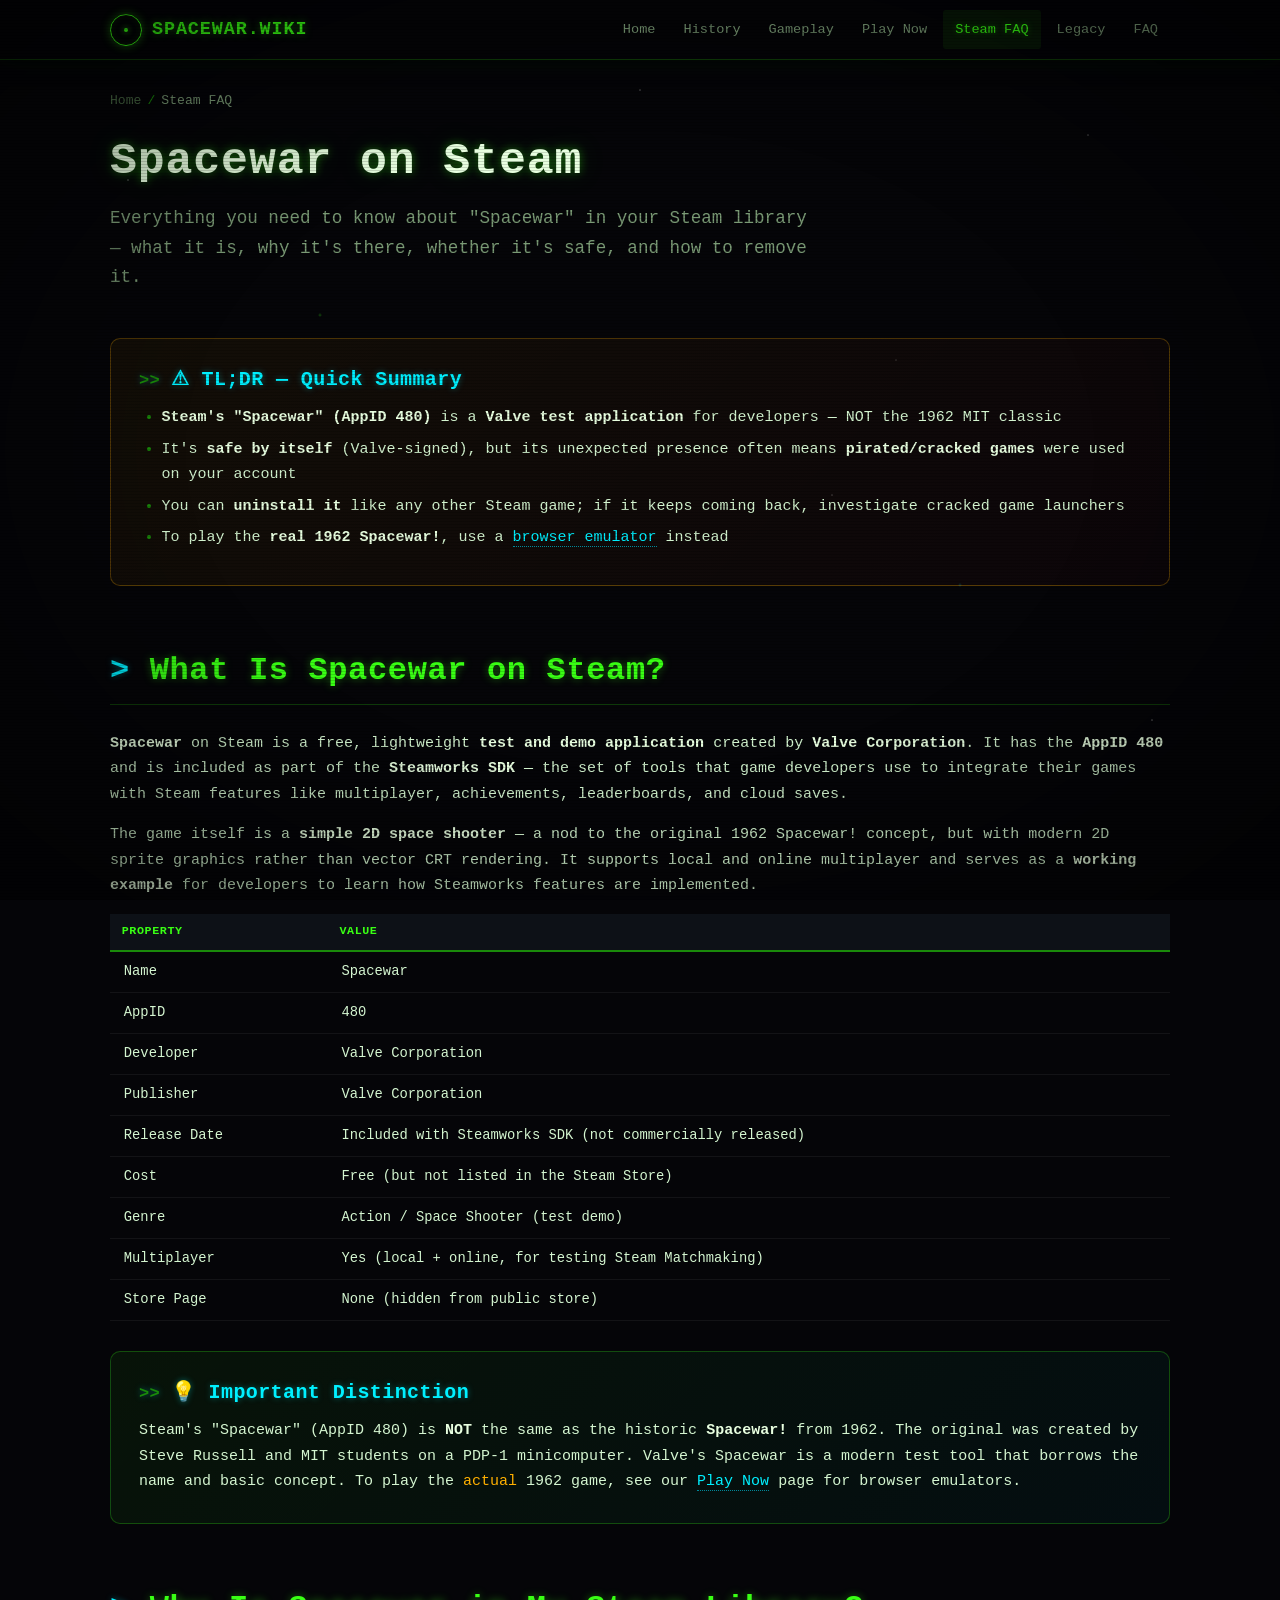
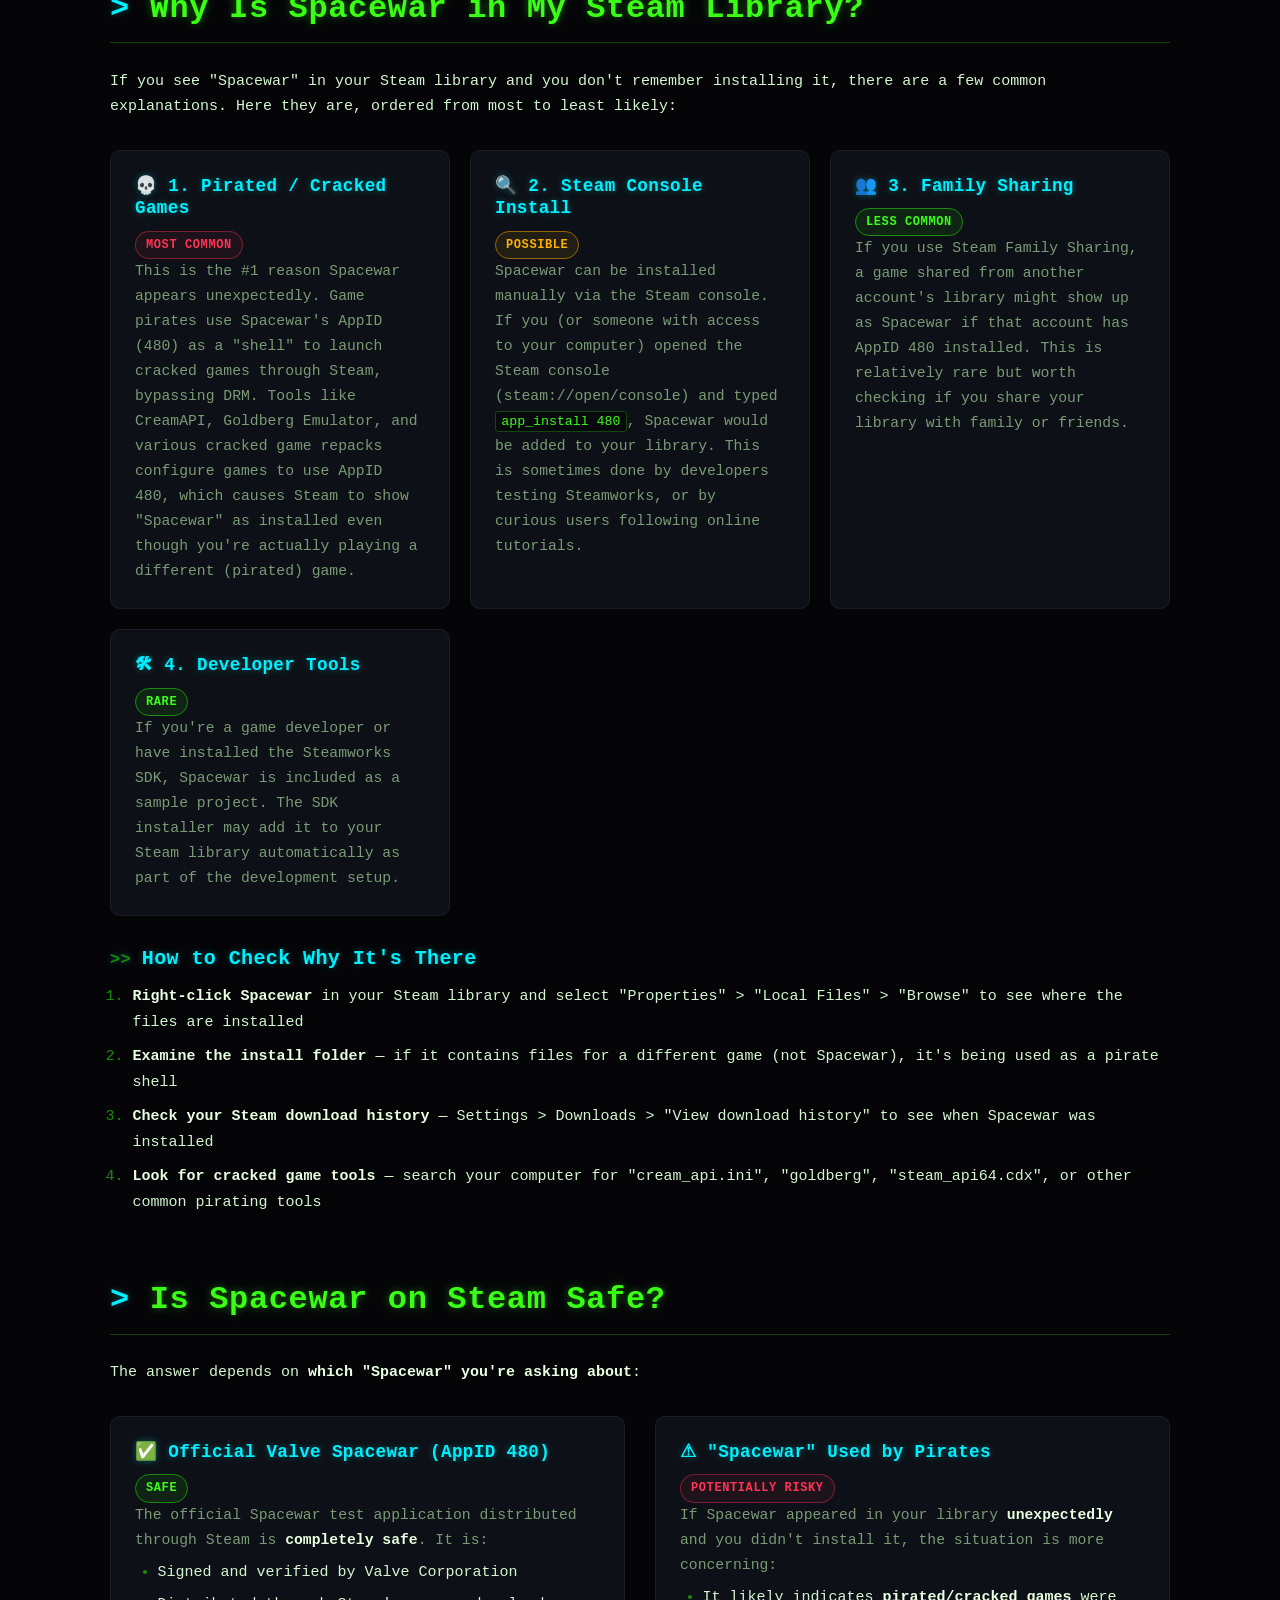
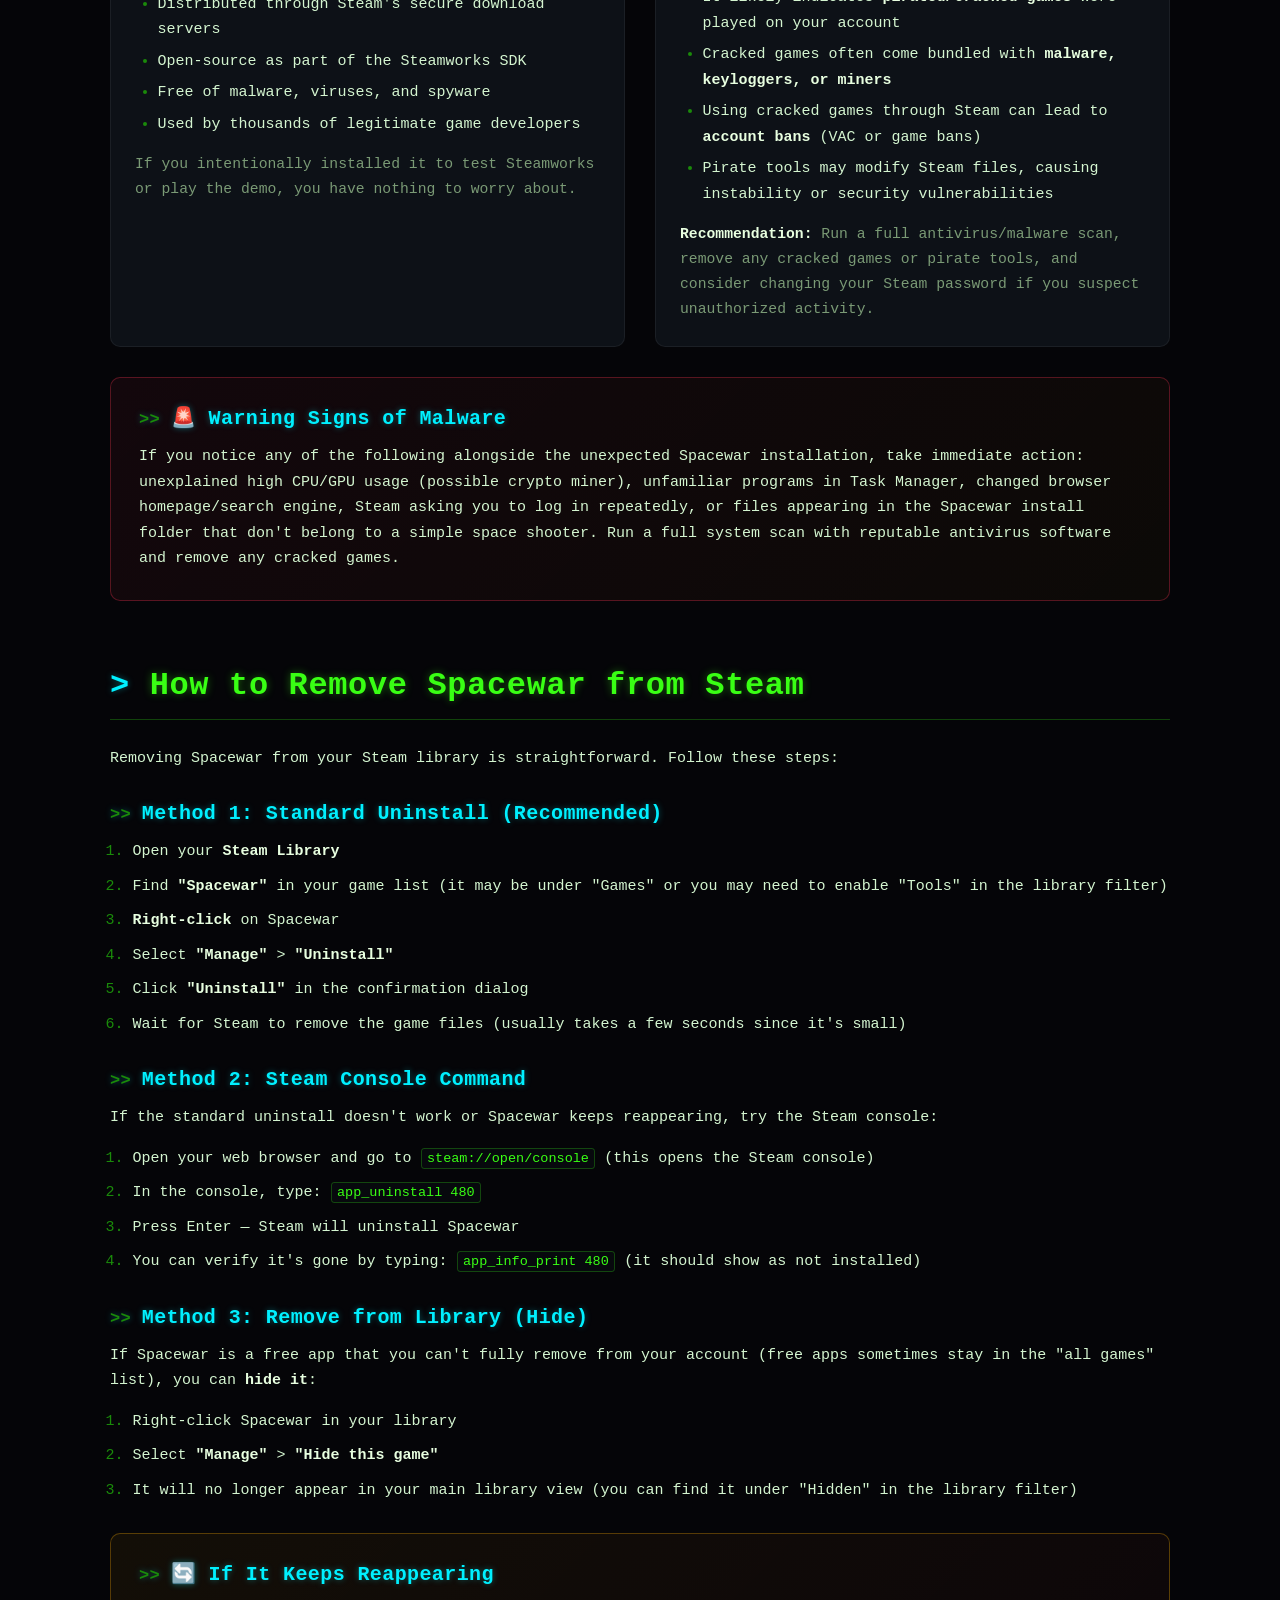
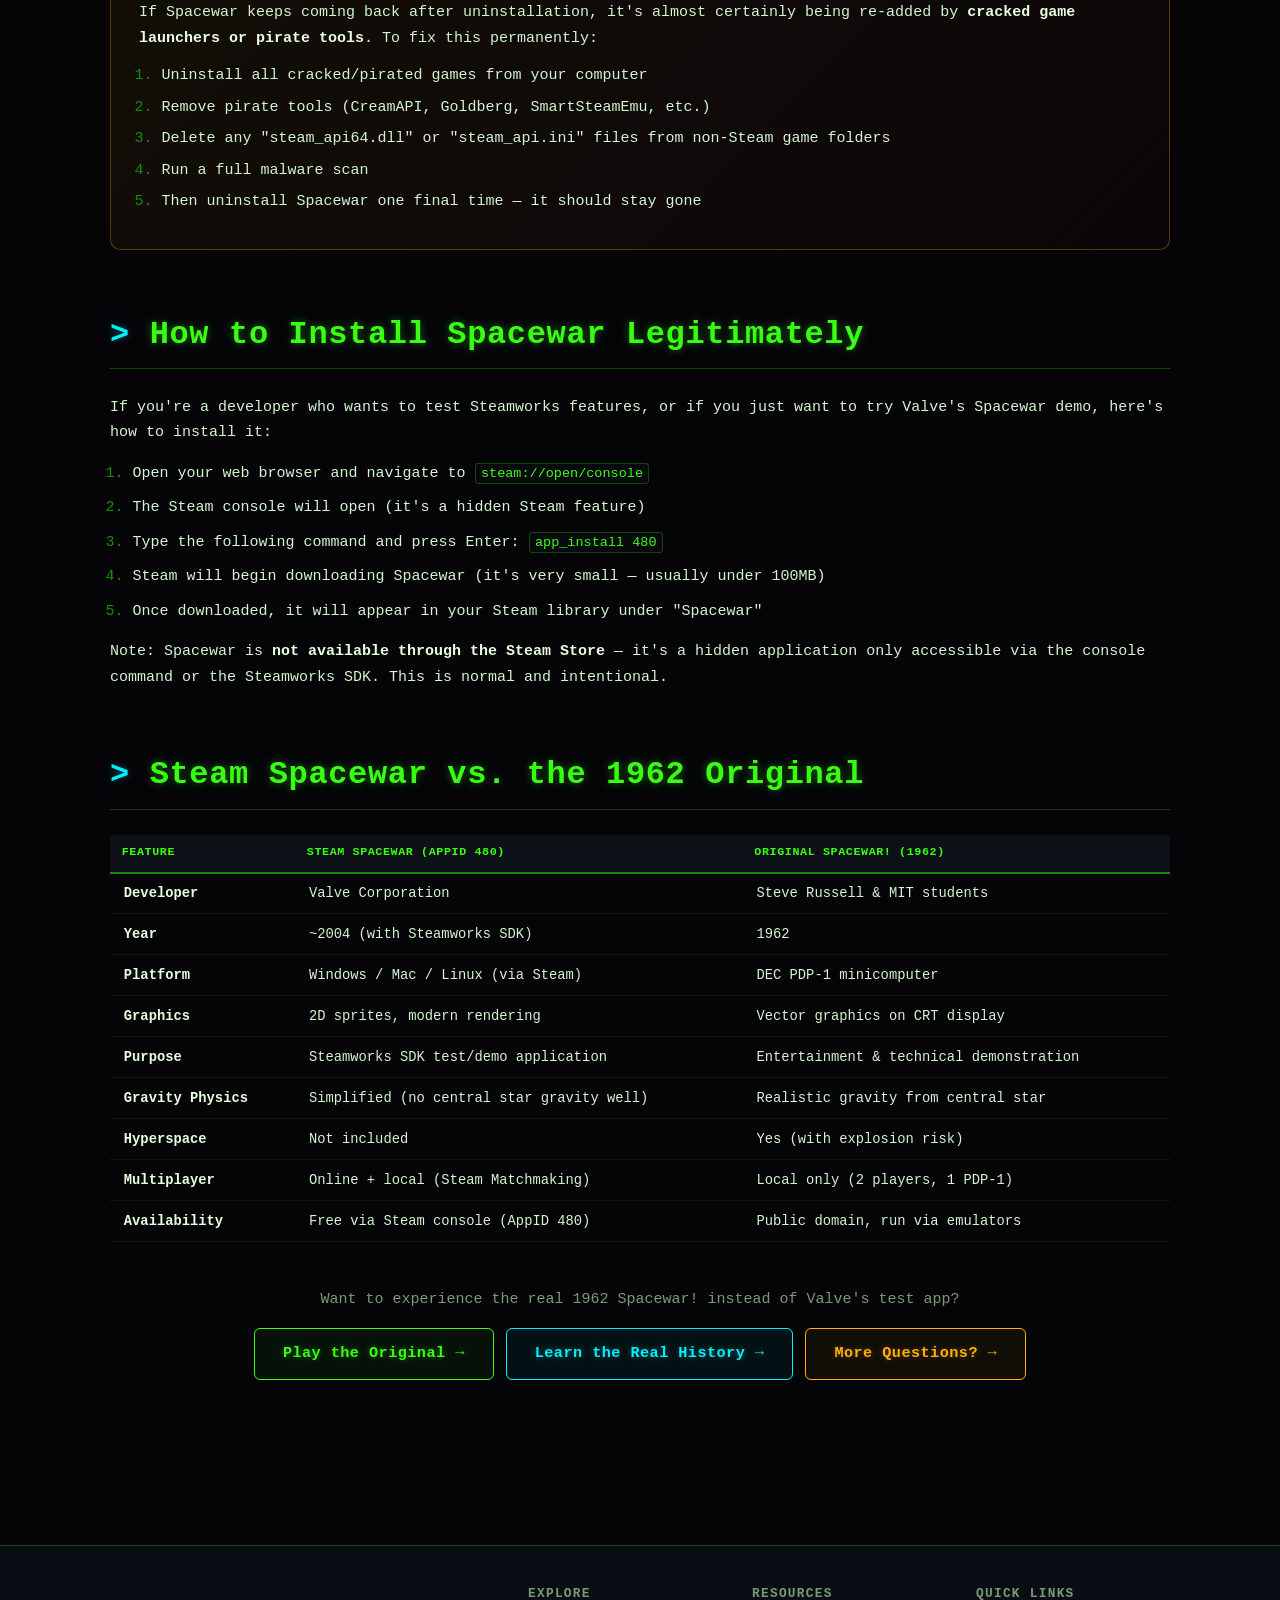
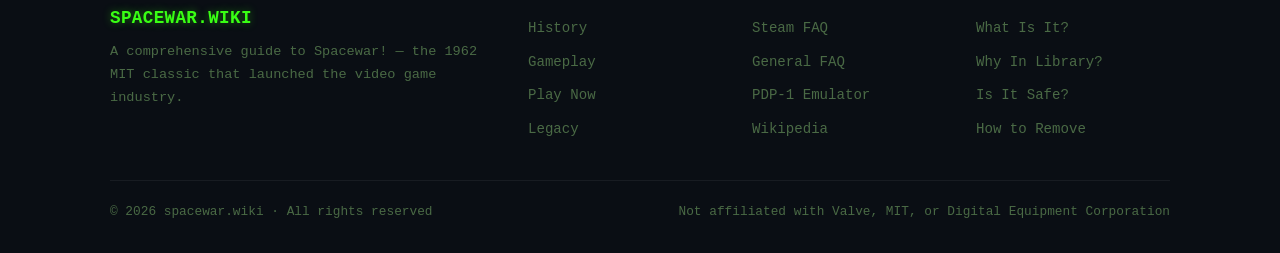
<file: steam.html>
<!DOCTYPE html>
<html lang="en">
<head>
<!-- Google tag (gtag.js) -->
<script async src="https://www.googletagmanager.com/gtag/js?id=G-P8EME93PV9"></script>
<script>
  window.dataLayer = window.dataLayer || [];
  function gtag(){dataLayer.push(arguments);}
  gtag('js', new Date());

  gtag('config', 'G-P8EME93PV9');
</script>

  <meta charset="UTF-8">
  <meta name="viewport" content="width=device-width, initial-scale=1.0">
  <title>Spacewar on Steam — What Is It, Why Is It in My Library, Is It Safe? (AppID 480)</title>
  <meta name="description" content="What is Spacewar on Steam? Why is Spacewar in my Steam library? Is it safe? How to remove it? Complete guide to Steam AppID 480, the Valve test game used by pirates.">
  <meta name="keywords" content="spacewar steam, what is spacewar on steam, why is spacewar in my steam library, spacewar steam safe, spacewar appid 480, spacewar steam remove, spacewar steam virus, spacewar steam pirate, spacewar steam cracked games, spacewar steam what is it">
  <meta name="author" content="spacewar.wiki">
  <meta name="robots" content="index, follow">
  <link rel="canonical" href="https://www.spacewar.wiki/steam.html">
  <meta name="theme-color" content="#050508">
  <meta property="og:type" content="article">
  <meta property="og:title" content="Spacewar on Steam — What Is It & Is It Safe?">
  <meta property="og:description" content="Complete guide to Steam's Spacewar (AppID 480): what it is, why it's in your library, safety, and how to remove it.">
  <meta property="og:url" content="https://www.spacewar.wiki/steam.html">
  <meta property="og:image" content="https://www.spacewar.wiki/images/og-cover.jpg">
  <meta name="twitter:card" content="summary_large_image">
  <meta name="twitter:title" content="Spacewar on Steam — What Is It?">
  <meta name="twitter:description" content="Why is Spacewar in your Steam library? Is it safe? How to remove it? All answers here.">
  <link rel="icon" type="image/svg+xml" href="data:image/svg+xml,<svg xmlns='http://www.w3.org/2000/svg' viewBox='0 0 100 100'><circle cx='50' cy='50' r='45' fill='none' stroke='%2339ff14' stroke-width='3'/><circle cx='50' cy='50' r='6' fill='%2339ff14'/></svg>">
  <!-- Favicon -->
  <link rel="icon" type="image/png" sizes="32x32" href="/favicon-32.png">
  <link rel="icon" type="image/png" sizes="64x64" href="/favicon-64.png">
  <link rel="icon" type="image/png" sizes="192x192" href="/favicon-192.png">
  <link rel="apple-touch-icon" href="/apple-touch-icon.png">
  <link rel="icon" type="image/svg+xml" href="data:image/svg+xml,<svg xmlns='http://www.w3.org/2000/svg' viewBox='0 0 100 100'><rect width='100' height='100' rx='20' fill='%23050508'/><circle cx='50' cy='50' r='20' fill='%2339ff14'/><path d='M30 30 L40 35 L35 45 Z' fill='%2300f0ff'/><path d='M70 70 L60 65 L65 55 Z' fill='%2300f0ff'/></svg>">

  <link rel="stylesheet" href="css/style.css">
  <script type="application/ld+json">
  {"@context":"https://schema.org","@type":"BreadcrumbList","itemListElement":[{"@type":"ListItem","position":1,"name":"Home","item":"https://www.spacewar.wiki/"},{"@type":"ListItem","position":2,"name":"Steam FAQ","item":"https://www.spacewar.wiki/steam.html"}]}
  </script>
  <script type="application/ld+json">
  {"@context":"https://schema.org","@type":"FAQPage","mainEntity":[
    {"@type":"Question","name":"What is Spacewar on Steam?","acceptedAnswer":{"@type":"Answer","text":"Spacewar on Steam (AppID 480) is a free test/demo application created by Valve for Steamworks developers to test multiplayer, achievements, and other Steam SDK features. It is NOT the original 1962 PDP-1 Spacewar! game."}},
    {"@type":"Question","name":"Why is Spacewar in my Steam library?","acceptedAnswer":{"@type":"Answer","text":"Spacewar may appear in your Steam library if: (1) you or someone using your account added it via the Steam console command 'app_install 480', (2) you used a cracked/pirated game that uses Spacewar's AppID as a disguise, or (3) a family-shared account has it installed. It is not automatically added by Valve."}},
    {"@type":"Question","name":"Is Spacewar on Steam safe?","acceptedAnswer":{"@type":"Answer","text":"The official Valve Spacewar test application (AppID 480) itself is safe — it's signed by Valve and contains no malware. However, Spacewar is frequently used by game pirates to disguise cracked games. If you didn't intentionally install it, its presence may indicate pirated software was used on your account. Scan your system and check for unauthorized game installations."}},
    {"@type":"Question","name":"How do I remove Spacewar from Steam?","acceptedAnswer":{"@type":"Answer","text":"To remove Spacewar: (1) Right-click Spacewar in your Steam library, (2) Select 'Manage' > 'Uninstall', (3) Confirm the uninstallation. If it reappears, check for cracked game launchers or scripts that may be re-adding it. You can also use the Steam console command 'app_uninstall 480' to remove it via command line."}}
  ]}
  </script>
</head>
<body>
  <div class="starfield"></div>
  <nav class="nav" role="navigation" aria-label="Main navigation">
    <div class="nav-inner">
      <a href="index.html" class="nav-brand"><span class="nav-brand-icon" aria-hidden="true"></span><span>SPACEWAR.WIKI</span></a>
      <button class="nav-toggle" aria-label="Toggle navigation menu" aria-expanded="false">&#9776;</button>
      <ul class="nav-links">
        <li><a href="index.html">Home</a></li>
        <li><a href="history.html">History</a></li>
        <li><a href="gameplay.html">Gameplay</a></li>
        <li><a href="play.html">Play Now</a></li>
        <li><a href="steam.html" class="active">Steam FAQ</a></li>
        <li><a href="legacy.html">Legacy</a></li>
        <li><a href="faq.html">FAQ</a></li>
      </ul>
    </div>
  </nav>

  <main>
    <div class="container">
      <div class="breadcrumb">
        <a href="index.html">Home</a>
        <span class="breadcrumb-sep">/</span>
        <span class="breadcrumb-current">Steam FAQ</span>
      </div>

      <header class="page-header">
        <h1>Spacewar on Steam</h1>
        <p class="page-lead">Everything you need to know about "Spacewar" in your Steam library — what it is, why it's there, whether it's safe, and how to remove it.</p>
      </header>

      <!-- TL;DR -->
      <section class="section" id="tldr">
        <div class="highlight-box amber">
          <h3>&#9888; TL;DR — Quick Summary</h3>
          <ul style="margin-bottom:0;">
            <li><strong>Steam's "Spacewar" (AppID 480)</strong> is a <strong>Valve test application</strong> for developers — NOT the 1962 MIT classic</li>
            <li>It's <strong>safe by itself</strong> (Valve-signed), but its unexpected presence often means <strong>pirated/cracked games</strong> were used on your account</li>
            <li>You can <strong>uninstall it</strong> like any other Steam game; if it keeps coming back, investigate cracked game launchers</li>
            <li>To play the <strong>real 1962 Spacewar!</strong>, use a <a href="play.html">browser emulator</a> instead</li>
          </ul>
        </div>
      </section>

      <!-- What is it -->
      <section class="section" id="what-is">
        <h2>What Is Spacewar on Steam?</h2>
        <p>
          <strong>Spacewar</strong> on Steam is a free, lightweight <strong>test and demo application</strong>
          created by <strong>Valve Corporation</strong>. It has the <strong>AppID 480</strong> and is
          included as part of the <strong>Steamworks SDK</strong> — the set of tools that game developers
          use to integrate their games with Steam features like multiplayer, achievements, leaderboards,
          and cloud saves.
        </p>
        <p>
          The game itself is a <strong>simple 2D space shooter</strong> — a nod to the original 1962
          Spacewar! concept, but with modern 2D sprite graphics rather than vector CRT rendering. It supports
          local and online multiplayer and serves as a <strong>working example</strong> for developers to
          learn how Steamworks features are implemented.
        </p>

        <table>
          <tr><th>Property</th><th>Value</th></tr>
          <tr><td>Name</td><td>Spacewar</td></tr>
          <tr><td>AppID</td><td>480</td></tr>
          <tr><td>Developer</td><td>Valve Corporation</td></tr>
          <tr><td>Publisher</td><td>Valve Corporation</td></tr>
          <tr><td>Release Date</td><td>Included with Steamworks SDK (not commercially released)</td></tr>
          <tr><td>Cost</td><td>Free (but not listed in the Steam Store)</td></tr>
          <tr><td>Genre</td><td>Action / Space Shooter (test demo)</td></tr>
          <tr><td>Multiplayer</td><td>Yes (local + online, for testing Steam Matchmaking)</td></tr>
          <tr><td>Store Page</td><td>None (hidden from public store)</td></tr>
        </table>

        <div class="highlight-box">
          <h3>&#128161; Important Distinction</h3>
          <p style="margin-bottom:0;">
            Steam's "Spacewar" (AppID 480) is <strong>NOT</strong> the same as the historic
            <strong>Spacewar!</strong> from 1962. The original was created by Steve Russell and MIT students
            on a PDP-1 minicomputer. Valve's Spacewar is a modern test tool that borrows the name and
            basic concept. To play the <em>actual</em> 1962 game, see our <a href="play.html">Play Now</a>
            page for browser emulators.
          </p>
        </div>
      </section>

      <!-- Why in library -->
      <section class="section" id="why-in-library">
        <h2>Why Is Spacewar in My Steam Library?</h2>
        <p>
          If you see "Spacewar" in your Steam library and you don't remember installing it, there are a few
          common explanations. Here they are, ordered from most to least likely:
        </p>

        <div class="card-grid">
          <div class="card">
            <h3>&#128128; 1. Pirated / Cracked Games</h3>
            <p><span class="badge badge-red">Most Common</span></p>
            <p>This is the #1 reason Spacewar appears unexpectedly. Game pirates use Spacewar's AppID (480) as a "shell" to launch cracked games through Steam, bypassing DRM. Tools like CreamAPI, Goldberg Emulator, and various cracked game repacks configure games to use AppID 480, which causes Steam to show "Spacewar" as installed even though you're actually playing a different (pirated) game.</p>
          </div>
          <div class="card">
            <h3>&#128269; 2. Steam Console Install</h3>
            <p><span class="badge badge-amber">Possible</span></p>
            <p>Spacewar can be installed manually via the Steam console. If you (or someone with access to your computer) opened the Steam console (steam://open/console) and typed <code>app_install 480</code>, Spacewar would be added to your library. This is sometimes done by developers testing Steamworks, or by curious users following online tutorials.</p>
          </div>
          <div class="card">
            <h3>&#128101; 3. Family Sharing</h3>
            <p><span class="badge badge-green">Less Common</span></p>
            <p>If you use Steam Family Sharing, a game shared from another account's library might show up as Spacewar if that account has AppID 480 installed. This is relatively rare but worth checking if you share your library with family or friends.</p>
          </div>
          <div class="card">
            <h3>&#128736; 4. Developer Tools</h3>
            <p><span class="badge badge-green">Rare</span></p>
            <p>If you're a game developer or have installed the Steamworks SDK, Spacewar is included as a sample project. The SDK installer may add it to your Steam library automatically as part of the development setup.</p>
          </div>
        </div>

        <h3>How to Check Why It's There</h3>
        <ol>
          <li style="margin-bottom:0.6em;"><strong>Right-click Spacewar</strong> in your Steam library and select "Properties" &gt; "Local Files" &gt; "Browse" to see where the files are installed</li>
          <li style="margin-bottom:0.6em;"><strong>Examine the install folder</strong> — if it contains files for a different game (not Spacewar), it's being used as a pirate shell</li>
          <li style="margin-bottom:0.6em;"><strong>Check your Steam download history</strong> — Settings &gt; Downloads &gt; "View download history" to see when Spacewar was installed</li>
          <li><strong>Look for cracked game tools</strong> — search your computer for "cream_api.ini", "goldberg", "steam_api64.cdx", or other common pirating tools</li>
        </ol>
      </section>

      <!-- Is it safe -->
      <section class="section" id="is-it-safe">
        <h2>Is Spacewar on Steam Safe?</h2>
        <p>
          The answer depends on <strong>which "Spacewar" you're asking about</strong>:
        </p>

        <div class="two-col">
          <div class="card">
            <h3>&#9989; Official Valve Spacewar (AppID 480)</h3>
            <p><span class="badge badge-green">Safe</span></p>
            <p>The official Spacewar test application distributed through Steam is <strong>completely safe</strong>. It is:</p>
            <ul>
              <li>Signed and verified by Valve Corporation</li>
              <li>Distributed through Steam's secure download servers</li>
              <li>Open-source as part of the Steamworks SDK</li>
              <li>Free of malware, viruses, and spyware</li>
              <li>Used by thousands of legitimate game developers</li>
            </ul>
            <p style="margin-bottom:0;">If you intentionally installed it to test Steamworks or play the demo, you have nothing to worry about.</p>
          </div>
          <div class="card">
            <h3>&#9888; "Spacewar" Used by Pirates</h3>
            <p><span class="badge badge-red">Potentially Risky</span></p>
            <p>If Spacewar appeared in your library <strong>unexpectedly</strong> and you didn't install it, the situation is more concerning:</p>
            <ul>
              <li>It likely indicates <strong>pirated/cracked games</strong> were played on your account</li>
              <li>Cracked games often come bundled with <strong>malware, keyloggers, or miners</strong></li>
              <li>Using cracked games through Steam can lead to <strong>account bans</strong> (VAC or game bans)</li>
              <li>Pirate tools may modify Steam files, causing instability or security vulnerabilities</li>
            </ul>
            <p style="margin-bottom:0;"><strong>Recommendation:</strong> Run a full antivirus/malware scan, remove any cracked games or pirate tools, and consider changing your Steam password if you suspect unauthorized activity.</p>
          </div>
        </div>

        <div class="highlight-box red">
          <h3>&#128680; Warning Signs of Malware</h3>
          <p style="margin-bottom:0;">
            If you notice any of the following alongside the unexpected Spacewar installation, take immediate
            action: unexplained high CPU/GPU usage (possible crypto miner), unfamiliar programs in Task Manager,
            changed browser homepage/search engine, Steam asking you to log in repeatedly, or files appearing
            in the Spacewar install folder that don't belong to a simple space shooter. Run a full system scan
            with reputable antivirus software and remove any cracked games.
          </p>
        </div>
      </section>

      <!-- How to remove -->
      <section class="section" id="how-to-remove">
        <h2>How to Remove Spacewar from Steam</h2>
        <p>
          Removing Spacewar from your Steam library is straightforward. Follow these steps:
        </p>

        <h3>Method 1: Standard Uninstall (Recommended)</h3>
        <ol>
          <li style="margin-bottom:0.6em;">Open your <strong>Steam Library</strong></li>
          <li style="margin-bottom:0.6em;">Find <strong>"Spacewar"</strong> in your game list (it may be under "Games" or you may need to enable "Tools" in the library filter)</li>
          <li style="margin-bottom:0.6em;"><strong>Right-click</strong> on Spacewar</li>
          <li style="margin-bottom:0.6em;">Select <strong>"Manage"</strong> &gt; <strong>"Uninstall"</strong></li>
          <li style="margin-bottom:0.6em;">Click <strong>"Uninstall"</strong> in the confirmation dialog</li>
          <li>Wait for Steam to remove the game files (usually takes a few seconds since it's small)</li>
        </ol>

        <h3>Method 2: Steam Console Command</h3>
        <p>If the standard uninstall doesn't work or Spacewar keeps reappearing, try the Steam console:</p>
        <ol>
          <li style="margin-bottom:0.6em;">Open your web browser and go to <code>steam://open/console</code> (this opens the Steam console)</li>
          <li style="margin-bottom:0.6em;">In the console, type: <code>app_uninstall 480</code></li>
          <li style="margin-bottom:0.6em;">Press Enter — Steam will uninstall Spacewar</li>
          <li>You can verify it's gone by typing: <code>app_info_print 480</code> (it should show as not installed)</li>
        </ol>

        <h3>Method 3: Remove from Library (Hide)</h3>
        <p>
          If Spacewar is a free app that you can't fully remove from your account (free apps sometimes stay
          in the "all games" list), you can <strong>hide it</strong>:
        </p>
        <ol>
          <li style="margin-bottom:0.6em;">Right-click Spacewar in your library</li>
          <li style="margin-bottom:0.6em;">Select <strong>"Manage"</strong> &gt; <strong>"Hide this game"</strong></li>
          <li>It will no longer appear in your main library view (you can find it under "Hidden" in the library filter)</li>
        </ol>

        <div class="highlight-box amber">
          <h3>&#128260; If It Keeps Reappearing</h3>
          <p style="margin-bottom:0;">
            If Spacewar keeps coming back after uninstallation, it's almost certainly being re-added by
            <strong>cracked game launchers or pirate tools</strong>. To fix this permanently:
          </p>
          <ol style="margin-top:0.8em; margin-bottom:0;">
            <li style="margin-bottom:0.4em;">Uninstall all cracked/pirated games from your computer</li>
            <li style="margin-bottom:0.4em;">Remove pirate tools (CreamAPI, Goldberg, SmartSteamEmu, etc.)</li>
            <li style="margin-bottom:0.4em;">Delete any "steam_api64.dll" or "steam_api.ini" files from non-Steam game folders</li>
            <li style="margin-bottom:0.4em;">Run a full malware scan</li>
            <li>Then uninstall Spacewar one final time — it should stay gone</li>
          </ol>
        </div>
      </section>

      <!-- How to install legitimately -->
      <section class="section" id="how-to-install">
        <h2>How to Install Spacewar Legitimately</h2>
        <p>
          If you're a developer who wants to test Steamworks features, or if you just want to try Valve's
          Spacewar demo, here's how to install it:
        </p>
        <ol>
          <li style="margin-bottom:0.6em;">Open your web browser and navigate to <code>steam://open/console</code></li>
          <li style="margin-bottom:0.6em;">The Steam console will open (it's a hidden Steam feature)</li>
          <li style="margin-bottom:0.6em;">Type the following command and press Enter: <code>app_install 480</code></li>
          <li style="margin-bottom:0.6em;">Steam will begin downloading Spacewar (it's very small — usually under 100MB)</li>
          <li>Once downloaded, it will appear in your Steam library under "Spacewar"</li>
        </ol>
        <p>
          Note: Spacewar is <strong>not available through the Steam Store</strong> — it's a hidden
          application only accessible via the console command or the Steamworks SDK. This is normal and
          intentional.
        </p>
      </section>

      <!-- Difference from original -->
      <section class="section" id="vs-original">
        <h2>Steam Spacewar vs. the 1962 Original</h2>
        <table>
          <tr>
            <th>Feature</th>
            <th>Steam Spacewar (AppID 480)</th>
            <th>Original Spacewar! (1962)</th>
          </tr>
          <tr>
            <td><strong>Developer</strong></td>
            <td>Valve Corporation</td>
            <td>Steve Russell &amp; MIT students</td>
          </tr>
          <tr>
            <td><strong>Year</strong></td>
            <td>~2004 (with Steamworks SDK)</td>
            <td>1962</td>
          </tr>
          <tr>
            <td><strong>Platform</strong></td>
            <td>Windows / Mac / Linux (via Steam)</td>
            <td>DEC PDP-1 minicomputer</td>
          </tr>
          <tr>
            <td><strong>Graphics</strong></td>
            <td>2D sprites, modern rendering</td>
            <td>Vector graphics on CRT display</td>
          </tr>
          <tr>
            <td><strong>Purpose</strong></td>
            <td>Steamworks SDK test/demo application</td>
            <td>Entertainment &amp; technical demonstration</td>
          </tr>
          <tr>
            <td><strong>Gravity Physics</strong></td>
            <td>Simplified (no central star gravity well)</td>
            <td>Realistic gravity from central star</td>
          </tr>
          <tr>
            <td><strong>Hyperspace</strong></td>
            <td>Not included</td>
            <td>Yes (with explosion risk)</td>
          </tr>
          <tr>
            <td><strong>Multiplayer</strong></td>
            <td>Online + local (Steam Matchmaking)</td>
            <td>Local only (2 players, 1 PDP-1)</td>
          </tr>
          <tr>
            <td><strong>Availability</strong></td>
            <td>Free via Steam console (AppID 480)</td>
            <td>Public domain, run via emulators</td>
          </tr>
        </table>
      </section>

      <!-- CTA -->
      <section class="section" style="text-align:center;">
        <p style="color:var(--text-secondary); margin-bottom:1em;">Want to experience the real 1962 Spacewar! instead of Valve's test app?</p>
        <div style="display:flex; gap:12px; flex-wrap:wrap; justify-content:center;">
          <a href="play.html" class="btn">Play the Original &rarr;</a>
          <a href="history.html" class="btn btn-cyan">Learn the Real History &rarr;</a>
          <a href="faq.html" class="btn btn-amber">More Questions? &rarr;</a>
        </div>
      </section>

    </div>
  </main>

  <footer class="footer">
    <div class="container">
      <div class="footer-grid">
        <div class="footer-brand">
          <h4>SPACEWAR.WIKI</h4>
          <p>A comprehensive guide to Spacewar! — the 1962 MIT classic that launched the video game industry.</p>
        </div>
        <div class="footer-col"><h5>Explore</h5><ul><li><a href="history.html">History</a></li><li><a href="gameplay.html">Gameplay</a></li><li><a href="play.html">Play Now</a></li><li><a href="legacy.html">Legacy</a></li></ul></div>
        <div class="footer-col"><h5>Resources</h5><ul><li><a href="steam.html">Steam FAQ</a></li><li><a href="faq.html">General FAQ</a></li><li><a href="https://www.masswerk.at/spacewar/" target="_blank" rel="noopener">PDP-1 Emulator</a></li><li><a href="https://en.wikipedia.org/wiki/Spacewar!" target="_blank" rel="noopener">Wikipedia</a></li></ul></div>
        <div class="footer-col"><h5>Quick Links</h5><ul><li><a href="steam.html#what-is">What Is It?</a></li><li><a href="steam.html#why-in-library">Why In Library?</a></li><li><a href="steam.html#is-it-safe">Is It Safe?</a></li><li><a href="steam.html#how-to-remove">How to Remove</a></li></ul></div>
      </div>
      <div class="footer-bottom">
        <p>&copy; <span data-year>2026</span> spacewar.wiki &middot; All rights reserved</p>
        <p>Not affiliated with Valve, MIT, or Digital Equipment Corporation</p>
      </div>
    </div>
  </footer>

  <button class="back-to-top" aria-label="Back to top">&uarr;</button>
  <script src="js/app.js"></script>
</body>
</html>
</file>
<file: css/style.css>
/* ============================================================
   Spacewar.wiki — Retro Oscilloscope / CRT Terminal Theme
   Inspired by the 1962 PDP-1 vector display
   ============================================================ */

:root {
  /* Core palette — phosphor green on deep space black */
  --bg-deep: #050508;
  --bg-surface: #0a0e14;
  --bg-card: #0d1117;
  --bg-card-hover: #111820;
  --bg-terminal: #07090d;

  --phosphor: #39ff14;        /* classic CRT green */
  --phosphor-dim: #1a8a0a;
  --phosphor-glow: rgba(57, 255, 20, 0.4);
  --cyan: #00f0ff;             /* oscilloscope cyan accent */
  --cyan-dim: #008899;
  --cyan-glow: rgba(0, 240, 255, 0.35);
  --amber: #ffb000;            /* warning/highlight amber */
  --amber-dim: #996600;
  --amber-glow: rgba(255, 176, 0, 0.3);
  --red: #ff3355;
  --red-glow: rgba(255, 51, 85, 0.3);

  --text-primary: #d4f5d0;
  --text-secondary: #7a9a75;
  --text-muted: #4a6a45;
  --text-bright: #e8ffe0;

  --border-phosphor: rgba(57, 255, 20, 0.25);
  --border-cyan: rgba(0, 240, 255, 0.2);
  --border-subtle: rgba(255, 255, 255, 0.06);

  --font-mono: 'Courier New', 'Lucida Console', 'Monaco', 'Consolas', monospace;
  --font-display: var(--font-mono);

  --radius-sm: 3px;
  --radius-md: 6px;
  --radius-lg: 10px;

  --shadow-glow-green: 0 0 20px rgba(57, 255, 20, 0.15), 0 0 40px rgba(57, 255, 20, 0.05);
  --shadow-glow-cyan: 0 0 20px rgba(0, 240, 255, 0.12), 0 0 40px rgba(0, 240, 255, 0.04);
  --shadow-card: 0 4px 24px rgba(0, 0, 0, 0.5);

  --nav-height: 60px;
  --max-width: 1100px;
}

/* ---- Reset & Base ---- */
*, *::before, *::after { box-sizing: border-box; margin: 0; padding: 0; }

html { scroll-behavior: smooth; scroll-padding-top: calc(var(--nav-height) + 20px); }

body {
  font-family: var(--font-mono);
  background: var(--bg-deep);
  color: var(--text-primary);
  line-height: 1.7;
  font-size: 15px;
  min-height: 100vh;
  overflow-x: hidden;
}

/* CRT scanline overlay */
body::before {
  content: '';
  position: fixed;
  top: 0; left: 0; right: 0; bottom: 0;
  background: repeating-linear-gradient(
    0deg,
    rgba(0, 0, 0, 0.15) 0px,
    rgba(0, 0, 0, 0.15) 1px,
    transparent 1px,
    transparent 3px
  );
  pointer-events: none;
  z-index: 9998;
}

/* CRT vignette */
body::after {
  content: '';
  position: fixed;
  top: 0; left: 0; right: 0; bottom: 0;
  background: radial-gradient(ellipse at center, transparent 50%, rgba(0,0,0,0.5) 100%);
  pointer-events: none;
  z-index: 9997;
}

/* Starfield background */
.starfield {
  position: fixed;
  top: 0; left: 0;
  width: 100%; height: 100%;
  z-index: -1;
  background:
    radial-gradient(1px 1px at 10% 20%, rgba(255,255,255,0.6), transparent),
    radial-gradient(1px 1px at 30% 60%, rgba(255,255,255,0.4), transparent),
    radial-gradient(1px 1px at 50% 10%, rgba(255,255,255,0.5), transparent),
    radial-gradient(1px 1px at 70% 40%, rgba(255,255,255,0.3), transparent),
    radial-gradient(1px 1px at 90% 80%, rgba(255,255,255,0.6), transparent),
    radial-gradient(1px 1px at 15% 85%, rgba(255,255,255,0.4), transparent),
    radial-gradient(1px 1px at 85% 15%, rgba(255,255,255,0.5), transparent),
    radial-gradient(1px 1px at 45% 75%, rgba(255,255,255,0.3), transparent),
    radial-gradient(1px 1px at 65% 55%, rgba(255,255,255,0.4), transparent),
    radial-gradient(2px 2px at 25% 35%, rgba(57,255,20,0.3), transparent),
    radial-gradient(2px 2px at 75% 65%, rgba(0,240,255,0.2), transparent),
    var(--bg-deep);
}

/* ---- Typography ---- */
h1, h2, h3, h4, h5, h6 {
  font-family: var(--font-display);
  font-weight: 700;
  line-height: 1.3;
  color: var(--text-bright);
  letter-spacing: 0.02em;
}

h1 {
  font-size: clamp(2rem, 5vw, 3.2rem);
  text-shadow: 0 0 10px var(--phosphor-glow), 0 0 30px rgba(57,255,20,0.15);
  margin-bottom: 0.5em;
}

h2 {
  font-size: clamp(1.5rem, 3.5vw, 2rem);
  color: var(--phosphor);
  text-shadow: 0 0 8px var(--phosphor-glow);
  margin: 2em 0 0.8em;
  padding-bottom: 0.4em;
  border-bottom: 1px solid var(--border-phosphor);
  position: relative;
}

h2::before {
  content: '> ';
  color: var(--cyan);
  text-shadow: 0 0 6px var(--cyan-glow);
}

h3 {
  font-size: 1.25rem;
  color: var(--cyan);
  text-shadow: 0 0 6px var(--cyan-glow);
  margin: 1.5em 0 0.6em;
}

h3::before {
  content: '>> ';
  color: var(--phosphor-dim);
  font-size: 0.85em;
}

h4 {
  font-size: 1.05rem;
  color: var(--amber);
  margin: 1.2em 0 0.5em;
}

p { margin-bottom: 1em; }

a {
  color: var(--cyan);
  text-decoration: none;
  border-bottom: 1px dotted var(--cyan-dim);
  transition: all 0.2s ease;
}

a:hover {
  color: var(--phosphor);
  border-bottom-color: var(--phosphor);
  text-shadow: 0 0 8px var(--phosphor-glow);
}

strong { color: var(--text-bright); font-weight: 700; }
em { color: var(--amber); font-style: normal; }

ul, ol { margin: 0.5em 0 1em 1.5em; }
li { margin-bottom: 0.4em; }
li::marker { color: var(--phosphor-dim); }

code {
  font-family: var(--font-mono);
  background: var(--bg-terminal);
  color: var(--phosphor);
  padding: 0.15em 0.4em;
  border-radius: var(--radius-sm);
  border: 1px solid var(--border-phosphor);
  font-size: 0.9em;
}

pre {
  background: var(--bg-terminal);
  border: 1px solid var(--border-phosphor);
  border-radius: var(--radius-md);
  padding: 1.2em;
  overflow-x: auto;
  margin: 1em 0;
  box-shadow: inset 0 0 30px rgba(57,255,20,0.03);
}

pre code {
  background: none;
  border: none;
  padding: 0;
  color: var(--text-primary);
}

blockquote {
  border-left: 3px solid var(--phosphor);
  padding: 0.8em 1.2em;
  margin: 1em 0;
  background: rgba(57,255,20,0.03);
  color: var(--text-secondary);
  font-style: italic;
  border-radius: 0 var(--radius-md) var(--radius-md) 0;
}

hr {
  border: none;
  border-top: 1px solid var(--border-subtle);
  margin: 2em 0;
}

table {
  width: 100%;
  border-collapse: collapse;
  margin: 1em 0;
  font-size: 0.92em;
}

th {
  background: var(--bg-card);
  color: var(--phosphor);
  text-align: left;
  padding: 0.7em 1em;
  border-bottom: 2px solid var(--phosphor-dim);
  font-weight: 700;
  text-transform: uppercase;
  font-size: 0.85em;
  letter-spacing: 0.05em;
}

td {
  padding: 0.6em 1em;
  border-bottom: 1px solid var(--border-subtle);
  color: var(--text-primary);
}

tr:hover td { background: rgba(57,255,20,0.03); }

/* ---- Layout ---- */
.container {
  max-width: var(--max-width);
  margin: 0 auto;
  padding: 0 20px;
}

main {
  padding-top: calc(var(--nav-height) + 30px);
  padding-bottom: 60px;
  min-height: calc(100vh - var(--nav-height));
}

/* ---- Navigation ---- */
.nav {
  position: fixed;
  top: 0; left: 0; right: 0;
  height: var(--nav-height);
  background: rgba(5, 5, 8, 0.92);
  backdrop-filter: blur(10px);
  -webkit-backdrop-filter: blur(10px);
  border-bottom: 1px solid var(--border-phosphor);
  z-index: 1000;
  box-shadow: 0 2px 20px rgba(0,0,0,0.5), 0 0 30px rgba(57,255,20,0.05);
}

.nav-inner {
  max-width: var(--max-width);
  margin: 0 auto;
  padding: 0 20px;
  height: 100%;
  display: flex;
  align-items: center;
  justify-content: space-between;
}

.nav-brand {
  display: flex;
  align-items: center;
  gap: 10px;
  text-decoration: none;
  border: none;
  color: var(--phosphor);
  font-weight: 700;
  font-size: 1.15rem;
  text-shadow: 0 0 8px var(--phosphor-glow);
  letter-spacing: 0.05em;
}

.nav-brand:hover { color: var(--cyan); text-shadow: 0 0 12px var(--cyan-glow); }

.nav-brand-icon {
  width: 32px; height: 32px;
  border: 1.5px solid var(--phosphor);
  border-radius: 50%;
  display: flex;
  align-items: center;
  justify-content: center;
  font-size: 0.8rem;
  color: var(--phosphor);
  box-shadow: 0 0 10px var(--phosphor-glow), inset 0 0 8px rgba(57,255,20,0.1);
  position: relative;
}

.nav-brand-icon::after {
  content: '';
  position: absolute;
  width: 4px; height: 4px;
  background: var(--phosphor);
  border-radius: 50%;
  top: 50%; left: 50%;
  transform: translate(-50%, -50%);
  box-shadow: 0 0 6px var(--phosphor);
}

.nav-links {
  display: flex;
  gap: 4px;
  list-style: none;
  margin: 0;
  padding: 0;
}

.nav-links li { margin: 0; }

.nav-links a {
  display: block;
  padding: 8px 12px;
  color: var(--text-secondary);
  text-decoration: none;
  border: none;
  font-size: 0.85rem;
  border-radius: var(--radius-sm);
  transition: all 0.2s ease;
  white-space: nowrap;
}

.nav-links a:hover,
.nav-links a.active {
  color: var(--phosphor);
  background: rgba(57,255,20,0.08);
  text-shadow: 0 0 6px var(--phosphor-glow);
}

.nav-toggle {
  display: none;
  background: none;
  border: 1px solid var(--border-phosphor);
  color: var(--phosphor);
  padding: 8px 12px;
  cursor: pointer;
  font-family: var(--font-mono);
  font-size: 1.2rem;
  border-radius: var(--radius-sm);
}

/* ---- Hero ---- */
.hero {
  text-align: center;
  padding: 100px 20px 80px;
  position: relative;
  overflow: hidden;
  border-radius: var(--radius-lg);
  margin-bottom: 2em;
}

.hero::before {
  content: '';
  position: absolute;
  top: 0; left: 0; right: 0; bottom: 0;
  background: url("/images/pdp1-crt-green.jpg") center center / cover no-repeat;
  opacity: 0.6;
  z-index: -2;
  filter: saturate(1.3) contrast(1.15) brightness(0.9);
}

.hero::after {
  content: '';
  position: absolute;
  top: 0; left: 0; right: 0; bottom: 0;
  background:
    radial-gradient(ellipse at center, rgba(5,5,8,0.15) 0%, rgba(5,5,8,0.5) 60%, rgba(5,5,8,0.8) 100%),
    linear-gradient(180deg, rgba(5,5,8,0.4) 0%, rgba(5,5,8,0.2) 40%, rgba(5,5,8,0.5) 100%);
  z-index: -1;
}

.hero-eyebrow {
  display: inline-block;
  color: var(--cyan);
  font-size: 0.85rem;
  letter-spacing: 0.2em;
  text-transform: uppercase;
  margin-bottom: 1.5em;
  padding: 6px 16px;
  border: 1px solid var(--border-cyan);
  border-radius: 100px;
  background: rgba(0,240,255,0.04);
  text-shadow: 0 0 6px var(--cyan-glow);
}

.hero h1 {
  font-size: clamp(2.5rem, 7vw, 4.5rem);
  margin-bottom: 0.3em;
  letter-spacing: 0.05em;
}

.hero h1 .accent { color: var(--cyan); text-shadow: 0 0 15px var(--cyan-glow); }

.hero-subtitle {
  font-size: clamp(1rem, 2.5vw, 1.25rem);
  color: var(--text-secondary);
  max-width: 650px;
  margin: 0 auto 2em;
  line-height: 1.8;
}

.hero-stats {
  display: flex;
  justify-content: center;
  gap: 40px;
  flex-wrap: wrap;
  margin: 2em 0;
}

.hero-stat {
  text-align: center;
}

.hero-stat-value {
  font-size: 2rem;
  font-weight: 700;
  color: var(--phosphor);
  text-shadow: 0 0 12px var(--phosphor-glow);
  display: block;
}

.hero-stat-label {
  font-size: 0.75rem;
  color: var(--text-muted);
  text-transform: uppercase;
  letter-spacing: 0.1em;
  margin-top: 4px;
}

.hero-cta {
  display: flex;
  gap: 16px;
  justify-content: center;
  flex-wrap: wrap;
  margin-top: 2em;
}

/* ---- Buttons ---- */
.btn {
  display: inline-flex;
  align-items: center;
  gap: 8px;
  padding: 12px 28px;
  font-family: var(--font-mono);
  font-size: 0.95rem;
  font-weight: 700;
  text-decoration: none;
  border: 1.5px solid var(--phosphor);
  border-radius: var(--radius-md);
  color: var(--phosphor);
  background: rgba(57,255,20,0.05);
  cursor: pointer;
  transition: all 0.25s ease;
  text-shadow: 0 0 6px var(--phosphor-glow);
  letter-spacing: 0.03em;
}

.btn:hover {
  background: rgba(57,255,20,0.12);
  box-shadow: 0 0 20px var(--phosphor-glow), inset 0 0 15px rgba(57,255,20,0.05);
  transform: translateY(-1px);
  color: var(--text-bright);
  border-color: var(--phosphor);
}

.btn-cyan {
  border-color: var(--cyan);
  color: var(--cyan);
  background: rgba(0,240,255,0.05);
  text-shadow: 0 0 6px var(--cyan-glow);
}

.btn-cyan:hover {
  background: rgba(0,240,255,0.12);
  box-shadow: 0 0 20px var(--cyan-glow);
  color: var(--text-bright);
  border-color: var(--cyan);
}

.btn-amber {
  border-color: var(--amber);
  color: var(--amber);
  background: rgba(255,176,0,0.05);
  text-shadow: 0 0 6px var(--amber-glow);
}

.btn-amber:hover {
  background: rgba(255,176,0,0.12);
  box-shadow: 0 0 20px var(--amber-glow);
  color: var(--text-bright);
  border-color: var(--amber);
}

.btn-sm { padding: 8px 18px; font-size: 0.85rem; }

/* ---- Cards / Grid ---- */
.card-grid {
  display: grid;
  grid-template-columns: repeat(auto-fill, minmax(300px, 1fr));
  gap: 20px;
  margin: 2em 0;
}

.card {
  background: var(--bg-card);
  border: 1px solid var(--border-subtle);
  border-radius: var(--radius-lg);
  padding: 24px;
  transition: all 0.3s ease;
  position: relative;
  overflow: hidden;
}

.card::before {
  content: '';
  position: absolute;
  top: 0; left: 0; right: 0;
  height: 2px;
  background: linear-gradient(90deg, transparent, var(--phosphor-dim), transparent);
  opacity: 0;
  transition: opacity 0.3s ease;
}

.card:hover {
  border-color: var(--border-phosphor);
  background: var(--bg-card-hover);
  transform: translateY(-3px);
  box-shadow: var(--shadow-glow-green), var(--shadow-card);
}

.card:hover::before { opacity: 1; }

.card-icon {
  font-size: 1.8rem;
  margin-bottom: 12px;
  display: block;
  filter: drop-shadow(0 0 8px var(--phosphor-glow));
}

.card h3 {
  margin-top: 0;
  font-size: 1.1rem;
  border: none;
  padding: 0;
}

.card h3::before { content: ''; }

.card p {
  color: var(--text-secondary);
  font-size: 0.92rem;
  margin-bottom: 0;
}

.card-link {
  display: inline-block;
  margin-top: 14px;
  color: var(--cyan);
  font-size: 0.85rem;
  font-weight: 700;
  border: none;
  text-decoration: none;
}

.card-link::after { content: ' →'; transition: margin-left 0.2s; }
.card-link:hover::after { margin-left: 4px; }

/* ---- Section helpers ---- */
.section { margin: 3em 0; }

.section-intro {
  color: var(--text-secondary);
  font-size: 1.05rem;
  max-width: 750px;
  margin-bottom: 1.5em;
}

/* ---- Terminal box ---- */
.terminal {
  background: var(--bg-terminal);
  border: 1px solid var(--border-phosphor);
  border-radius: var(--radius-md);
  overflow: hidden;
  margin: 1.5em 0;
  box-shadow: var(--shadow-glow-green);
}

.terminal-header {
  background: var(--bg-card);
  padding: 8px 16px;
  border-bottom: 1px solid var(--border-phosphor);
  display: flex;
  align-items: center;
  gap: 8px;
}

.terminal-dot {
  width: 10px; height: 10px;
  border-radius: 50%;
  background: var(--phosphor-dim);
}

.terminal-dot:nth-child(1) { background: #ff5f56; }
.terminal-dot:nth-child(2) { background: #ffbd2e; }
.terminal-dot:nth-child(3) { background: #27c93f; }

.terminal-title {
  margin-left: 10px;
  font-size: 0.8rem;
  color: var(--text-muted);
}

.terminal-body {
  padding: 16px 20px;
  font-family: var(--font-mono);
  font-size: 0.9rem;
  line-height: 1.8;
  color: var(--phosphor);
  text-shadow: 0 0 4px rgba(57,255,20,0.3);
}

.terminal-body .prompt { color: var(--cyan); }
.terminal-body .output { color: var(--text-secondary); }
.terminal-body .highlight { color: var(--amber); }
.terminal-body .cursor {
  display: inline-block;
  width: 8px; height: 16px;
  background: var(--phosphor);
  animation: blink 1s step-end infinite;
  vertical-align: middle;
  margin-left: 2px;
}

@keyframes blink {
  0%, 100% { opacity: 1; }
  50% { opacity: 0; }
}

/* ---- Timeline ---- */
.timeline {
  position: relative;
  padding-left: 30px;
  margin: 2em 0;
}

.timeline::before {
  content: '';
  position: absolute;
  left: 8px; top: 0; bottom: 0;
  width: 2px;
  background: linear-gradient(to bottom, var(--phosphor), var(--cyan-dim));
  box-shadow: 0 0 8px var(--phosphor-glow);
}

.timeline-item {
  position: relative;
  margin-bottom: 2em;
  padding-left: 20px;
}

.timeline-item::before {
  content: '';
  position: absolute;
  left: -28px; top: 6px;
  width: 12px; height: 12px;
  background: var(--bg-deep);
  border: 2px solid var(--phosphor);
  border-radius: 50%;
  box-shadow: 0 0 10px var(--phosphor-glow);
}

.timeline-year {
  color: var(--cyan);
  font-weight: 700;
  font-size: 1.1rem;
  text-shadow: 0 0 6px var(--cyan-glow);
  margin-bottom: 4px;
}

.timeline-title {
  color: var(--text-bright);
  font-weight: 700;
  margin-bottom: 4px;
}

.timeline-desc {
  color: var(--text-secondary);
  font-size: 0.92rem;
}

/* ---- FAQ / Accordion ---- */
.faq-item {
  border: 1px solid var(--border-subtle);
  border-radius: var(--radius-md);
  margin-bottom: 12px;
  overflow: hidden;
  transition: border-color 0.2s;
}

.faq-item:hover { border-color: var(--border-phosphor); }

.faq-question {
  width: 100%;
  text-align: left;
  background: var(--bg-card);
  border: none;
  padding: 16px 20px;
  color: var(--text-primary);
  font-family: var(--font-mono);
  font-size: 0.95rem;
  font-weight: 700;
  cursor: pointer;
  display: flex;
  justify-content: space-between;
  align-items: center;
  gap: 12px;
  transition: background 0.2s;
}

.faq-question:hover { background: var(--bg-card-hover); color: var(--phosphor); }

.faq-question .faq-icon {
  color: var(--phosphor);
  font-size: 1.2rem;
  transition: transform 0.3s;
  flex-shrink: 0;
}

.faq-item.open .faq-question .faq-icon { transform: rotate(45deg); }

.faq-answer {
  max-height: 0;
  overflow: hidden;
  transition: max-height 0.35s ease, padding 0.35s ease;
  padding: 0 20px;
  color: var(--text-secondary);
  font-size: 0.92rem;
}

.faq-item.open .faq-answer {
  max-height: 500px;
  padding: 0 20px 18px;
}

/* ---- Breadcrumb ---- */
.breadcrumb {
  font-size: 0.82rem;
  color: var(--text-muted);
  margin-bottom: 1.5em;
  display: flex;
  flex-wrap: wrap;
  gap: 6px;
  align-items: center;
}

.breadcrumb a {
  color: var(--text-muted);
  border: none;
}

.breadcrumb a:hover { color: var(--phosphor); }

.breadcrumb-sep { color: var(--phosphor-dim); }

.breadcrumb-current { color: var(--text-secondary); }

/* ---- Page header ---- */
.page-header {
  margin-bottom: 2.5em;
}

.page-header h1 {
  font-size: clamp(2rem, 5vw, 2.8rem);
  margin-bottom: 0.3em;
}

.page-header .page-lead {
  color: var(--text-secondary);
  font-size: 1.1rem;
  max-width: 700px;
}

/* ---- Feature / highlight box ---- */
.highlight-box {
  background: linear-gradient(135deg, rgba(57,255,20,0.06), rgba(0,240,255,0.04));
  border: 1px solid var(--border-phosphor);
  border-radius: var(--radius-lg);
  padding: 28px;
  margin: 2em 0;
  position: relative;
}

.highlight-box.amber {
  background: linear-gradient(135deg, rgba(255,176,0,0.06), rgba(255,51,85,0.03));
  border-color: rgba(255,176,0,0.3);
}

.highlight-box.red {
  background: linear-gradient(135deg, rgba(255,51,85,0.06), rgba(255,176,0,0.03));
  border-color: rgba(255,51,85,0.3);
}

.highlight-box h3 { margin-top: 0; }

/* ---- Two column layout ---- */
.two-col {
  display: grid;
  grid-template-columns: 1fr 1fr;
  gap: 30px;
  margin: 2em 0;
}

/* ---- Tag / badge ---- */
.badge {
  display: inline-block;
  padding: 3px 10px;
  font-size: 0.75rem;
  font-weight: 700;
  border-radius: 100px;
  border: 1px solid;
  text-transform: uppercase;
  letter-spacing: 0.05em;
}

.badge-green { color: var(--phosphor); border-color: var(--phosphor-dim); background: rgba(57,255,20,0.08); }
.badge-cyan { color: var(--cyan); border-color: var(--cyan-dim); background: rgba(0,240,255,0.08); }
.badge-amber { color: var(--amber); border-color: var(--amber-dim); background: rgba(255,176,0,0.08); }
.badge-red { color: var(--red); border-color: rgba(255,51,85,0.4); background: rgba(255,51,85,0.08); }

/* ---- Footer ---- */
.footer {
  border-top: 1px solid var(--border-phosphor);
  background: var(--bg-surface);
  padding: 40px 0 30px;
  margin-top: 60px;
}

.footer-grid {
  display: grid;
  grid-template-columns: 2fr 1fr 1fr 1fr;
  gap: 30px;
  margin-bottom: 30px;
}

.footer-brand h4 {
  color: var(--phosphor);
  margin-bottom: 10px;
  font-size: 1.1rem;
  text-shadow: 0 0 8px var(--phosphor-glow);
}

.footer-brand p {
  color: var(--text-muted);
  font-size: 0.85rem;
  line-height: 1.7;
}

.footer-col h5 {
  color: var(--text-secondary);
  font-size: 0.8rem;
  text-transform: uppercase;
  letter-spacing: 0.1em;
  margin-bottom: 14px;
}

.footer-col ul {
  list-style: none;
  margin: 0;
  padding: 0;
}

.footer-col li { margin-bottom: 8px; }

.footer-col a {
  color: var(--text-muted);
  font-size: 0.88rem;
  border: none;
  text-decoration: none;
}

.footer-col a:hover { color: var(--phosphor); }

.footer-bottom {
  border-top: 1px solid var(--border-subtle);
  padding-top: 20px;
  display: flex;
  justify-content: space-between;
  align-items: center;
  flex-wrap: wrap;
  gap: 10px;
}

.footer-bottom p {
  color: var(--text-muted);
  font-size: 0.8rem;
  margin: 0;
}

.footer-disclaimer {
  color: var(--text-muted);
  font-size: 0.75rem;
  margin-top: 15px;
  line-height: 1.6;
  font-style: italic;
}

/* ---- Back to top ---- */
.back-to-top {
  position: fixed;
  bottom: 30px; right: 30px;
  width: 44px; height: 44px;
  background: var(--bg-card);
  border: 1px solid var(--border-phosphor);
  border-radius: 50%;
  color: var(--phosphor);
  font-size: 1.2rem;
  cursor: pointer;
  display: flex;
  align-items: center;
  justify-content: center;
  opacity: 0;
  visibility: hidden;
  transition: all 0.3s ease;
  z-index: 999;
  box-shadow: 0 0 15px rgba(57,255,20,0.1);
}

.back-to-top.visible {
  opacity: 1;
  visibility: visible;
}

.back-to-top:hover {
  background: rgba(57,255,20,0.1);
  box-shadow: 0 0 20px var(--phosphor-glow);
  transform: translateY(-2px);
}

/* ---- Responsive ---- */
@media (max-width: 900px) {
  .footer-grid { grid-template-columns: 1fr 1fr; }
  .two-col { grid-template-columns: 1fr; }
}

@media (max-width: 768px) {
  .nav-links {
    display: none;
    position: absolute;
    top: var(--nav-height);
    left: 0; right: 0;
    background: var(--bg-surface);
    flex-direction: column;
    padding: 16px;
    border-bottom: 1px solid var(--border-phosphor);
    gap: 4px;
  }

  .nav-links.open { display: flex; }

  .nav-toggle { display: block; }

  .hero { padding: 50px 16px 40px; }
  .hero-stats { gap: 24px; }
  .hero-stat-value { font-size: 1.5rem; }

  .card-grid { grid-template-columns: 1fr; }

  .footer-grid { grid-template-columns: 1fr; }
  .footer-bottom { flex-direction: column; text-align: center; }

  main { padding-top: calc(var(--nav-height) + 20px); }

  table { font-size: 0.82rem; }
  th, td { padding: 0.5em 0.7em; }

  .back-to-top { bottom: 20px; right: 20px; width: 38px; height: 38px; }
}

@media (max-width: 480px) {
  body { font-size: 14px; }
  .hero-cta { flex-direction: column; align-items: center; }
  .btn { width: 100%; justify-content: center; }
  .terminal-body { font-size: 0.8rem; padding: 12px; }
}

/* ---- Print ---- */
@media print {
  body::before, body::after, .starfield, .nav, .back-to-top { display: none; }
  body { background: white; color: black; }
  h1, h2, h3 { color: black; text-shadow: none; }
  .card { border: 1px solid #ccc; background: white; }
}

/* ---- Game Images & Gallery ---- */
.image-frame {
  border: 1px solid var(--border-phosphor);
  border-radius: var(--radius-lg);
  overflow: hidden;
  margin: 1.5em 0;
  background: var(--bg-card);
  box-shadow: var(--shadow-glow-green), var(--shadow-card);
  position: relative;
}

.image-frame img {
  width: 100%;
  height: auto;
  display: block;
  transition: transform 0.4s ease;
}

.image-frame:hover img {
  transform: scale(1.02);
}

.image-frame .image-caption {
  padding: 12px 18px;
  background: var(--bg-terminal);
  border-top: 1px solid var(--border-phosphor);
  font-size: 0.85rem;
  color: var(--text-secondary);
  text-align: center;
  font-style: italic;
}

.image-frame .image-caption::before {
  content: '> ';
  color: var(--phosphor-dim);
}

.image-gallery {
  display: grid;
  grid-template-columns: repeat(auto-fill, minmax(280px, 1fr));
  gap: 16px;
  margin: 1.5em 0;
}

.image-gallery .image-frame {
  margin: 0;
}

.image-gallery .image-frame .image-caption {
  font-size: 0.78rem;
  padding: 8px 12px;
}

.hero-image-strip {
  display: flex;
  justify-content: center;
  gap: 20px;
  margin: 2em auto 0;
  max-width: 800px;
  flex-wrap: wrap;
}

.hero-image-strip .thumb {
  width: 140px;
  height: 100px;
  border: 1px solid var(--border-phosphor);
  border-radius: var(--radius-md);
  overflow: hidden;
  opacity: 0.7;
  transition: all 0.3s ease;
  cursor: pointer;
}

.hero-image-strip .thumb:hover {
  opacity: 1;
  transform: translateY(-3px);
  box-shadow: 0 0 15px var(--phosphor-glow);
}

.hero-image-strip .thumb img {
  width: 100%;
  height: 100%;
  object-fit: cover;
}

@media (max-width: 768px) {
  .hero-image-strip .thumb {
    width: 100px;
    height: 75px;
  }
  .image-gallery {
    grid-template-columns: 1fr;
  }
}
</file>
